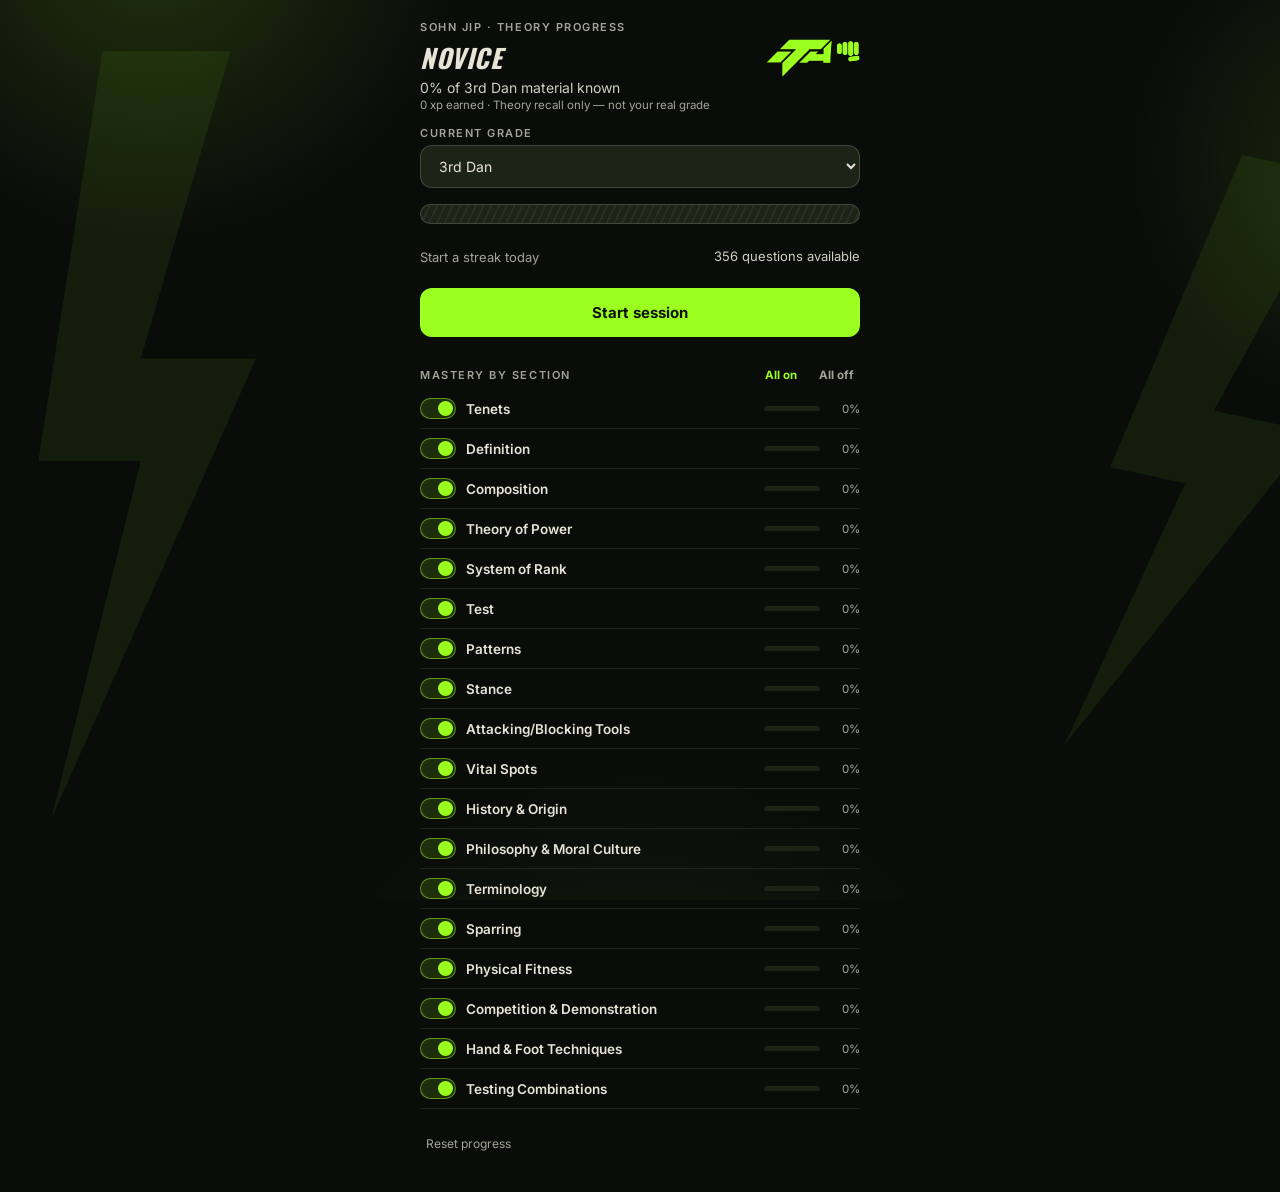
<file: index.html>
<!DOCTYPE html>
<html lang="en">
<head>
<meta charset="UTF-8">
<meta name="viewport" content="width=device-width, initial-scale=1.0, viewport-fit=cover">
<title>Sohn Jip — TKD Theory</title>
<link rel="manifest" href="[data-uri]">
<link rel="apple-touch-icon" href="icon.png">
<meta name="theme-color" content="#0A0C0A">
<link rel="preconnect" href="https://fonts.googleapis.com">
<link rel="preconnect" href="https://fonts.gstatic.com" crossorigin>
<link href="https://fonts.googleapis.com/css2?family=Oswald:wght@500;600;700&family=Inter:wght@400;500;600;700&display=swap" rel="stylesheet">
<style>
  :root{
    --ink:#0A0C0A;
    --ink-2:#14170F;
    --ink-3:#1E2318;
    --line: rgba(237,233,223,0.10);
    --line-strong: rgba(237,233,223,0.18);
    --dobok:#E7E3D6;
    --dobok-dim: rgba(231,227,214,0.90);
    --dobok-faint: rgba(231,227,214,0.70);
    --accent:#9BFF1F;
    --accent-soft: rgba(155,255,31,0.14);
    --accent-line: rgba(155,255,31,0.5);
    --red:#A6433A;
    --red-soft: rgba(166,67,58,0.18);
    --green:#5C7A4F;
    --green-soft: rgba(92,122,79,0.18);
    --radius: 16px;
  }
  *{box-sizing:border-box;}
  body{
    margin:0;color:var(--dobok);font-family:'Inter',sans-serif;-webkit-font-smoothing:antialiased;
    background:
      radial-gradient(520px circle at 12% -8%, rgba(155,255,31,0.16), transparent 60%),
      radial-gradient(460px circle at 108% 18%, rgba(155,255,31,0.12), transparent 55%),
      radial-gradient(640px circle at 50% 128%, rgba(155,255,31,0.09), transparent 60%),
      var(--ink);
    background-attachment:fixed;
    min-height:100vh;
  }
  .bg-bolts{position:fixed;inset:0;z-index:0;pointer-events:none;opacity:0.07;overflow:hidden;}
  .voice{font-family:'Oswald',sans-serif;font-weight:600;}
  .voice-caps{font-family:'Oswald',sans-serif;text-transform:uppercase;letter-spacing:0.02em;font-style:italic;}
  #root{max-width:480px;margin:0 auto;min-height:100vh;padding:20px 20px 40px;position:relative;z-index:1;}
  h1,h2,h3{margin:0;font-weight:600;}
  p{margin:0;}
  button{font-family:'Inter',sans-serif;cursor:pointer;border:none;background:none;color:inherit;}
  input[type=text]{font-family:'Inter',sans-serif;}
  .eyebrow{font-size:11px;letter-spacing:0.14em;text-transform:uppercase;color:var(--dobok-faint);font-weight:600;}
  .btn-primary{background:var(--accent);color:#0A1204;font-weight:700;font-size:15px;padding:15px 20px;border-radius:12px;width:100%;text-align:center;transition:transform .15s ease;}
  .btn-primary:active{transform:scale(0.97);}
  .btn-primary:disabled{opacity:0.4;}
  .btn-ghost{background:transparent;border:1px solid var(--line-strong);color:var(--dobok);font-weight:600;font-size:14px;padding:13px 18px;border-radius:12px;width:100%;text-align:center;}
  .btn-ghost:active{background:var(--ink-3);}
  .chip{padding:9px 14px;border-radius:10px;font-size:13px;font-weight:600;border:1px solid var(--line-strong);color:var(--dobok-dim);}
  .chip.active{background:var(--accent-soft);border-color:var(--accent-line);color:var(--accent);}
  .card{background:var(--ink-2);border:1px solid var(--line);border-radius:var(--radius);padding:20px;}
  .opt{display:block;width:100%;text-align:left;padding:14px 16px;border-radius:12px;border:1px solid var(--line-strong);background:var(--ink-3);font-size:14.5px;margin-top:9px;}
  .opt.correct{background:var(--green-soft);border-color:rgba(92,122,79,0.5);color:#D3E6C8;}
  .opt.wrong{background:var(--red-soft);border-color:rgba(166,67,58,0.5);color:#F0BDB6;}
  .opt.dim{opacity:0.45;}
  .type-input{width:100%;padding:14px 16px;border-radius:12px;border:1px solid var(--line-strong);background:var(--ink-3);color:var(--dobok);font-size:15px;margin-top:14px;font-family:'Inter',sans-serif;resize:none;overflow:hidden;line-height:1.4;display:block;}
  .type-input:focus{outline:none;border-color:var(--accent-line);}
  .type-input.correct{background:var(--green-soft);border-color:rgba(92,122,79,0.6);color:#D3E6C8;}
  .type-input.wrong{background:var(--red-soft);border-color:rgba(166,67,58,0.6);color:#F0BDB6;}
  .result-label{font-size:13px;font-weight:700;margin-top:10px;letter-spacing:0.02em;}
  .result-label.correct{color:#8FC97D;}
  .result-label.wrong{color:#E29A92;}
  .topic-toggle{width:36px;height:21px;border-radius:11px;background:var(--ink-3);border:1px solid var(--line-strong);position:relative;flex-shrink:0;padding:0;}
  .topic-toggle .knob{position:absolute;top:2px;left:2px;width:15px;height:15px;border-radius:50%;background:var(--dobok-faint);transition:left .15s ease,background .15s ease;}
  .topic-toggle.on{background:var(--accent-soft);border-color:var(--accent-line);}
  .topic-toggle.on .knob{left:17px;background:var(--accent);}
  .topic-row.off{opacity:0.45;}
  .err{font-size:12.5px;color:#F0BDB6;margin-top:6px;}
  .fade-in{animation:fadeIn .35s ease both;}
  @keyframes fadeIn{from{opacity:0;transform:translateY(6px);}to{opacity:1;transform:translateY(0);}}
  ::selection{background:var(--accent-soft);}
</style>
<script data-goatcounter="https://guckian.goatcounter.com/count"
        async src="//gc.zgo.at/count.js"></script>
</head>
<body>
<svg class="bg-bolts" viewBox="0 0 500 900" preserveAspectRatio="none" xmlns="http://www.w3.org/2000/svg">
  <path d="M40,20 L90,20 L55,140 L100,140 L20,320 L55,180 L15,180 Z" fill="#9BFF1F"/>
  <path d="M460,60 L500,60 L470,160 L510,160 L440,300 L465,190 L435,190 Z" fill="#9BFF1F" transform="rotate(12 470 180)"/>
  <path d="M30,650 L75,650 L45,760 L85,760 L10,880 L40,740 L5,740 Z" fill="#9BFF1F" transform="rotate(-8 45 760)"/>
  <path d="M420,700 L465,700 L435,800 L475,800 L400,900 L430,780 L395,780 Z" fill="#9BFF1F"/>
</svg>
<div id="root"></div>
<script>

var GRADE_OPTIONS = [
  {key:"kup10", currentKup:10, patternDan:1, label:"10th Kup — White Belt"},
  {key:"kup9",  currentKup:9,  patternDan:1, label:"9th Kup — Yellow Tag"},
  {key:"kup8",  currentKup:8,  patternDan:1, label:"8th Kup — Yellow Belt"},
  {key:"kup7",  currentKup:7,  patternDan:1, label:"7th Kup — Green Tag"},
  {key:"kup6",  currentKup:6,  patternDan:1, label:"6th Kup — Green Belt"},
  {key:"kup5",  currentKup:5,  patternDan:1, label:"5th Kup — Blue Tag"},
  {key:"kup4",  currentKup:4,  patternDan:1, label:"4th Kup — Blue Belt"},
  {key:"kup3",  currentKup:3,  patternDan:1, label:"3rd Kup — Red Tag"},
  {key:"kup2",  currentKup:2,  patternDan:1, label:"2nd Kup — Red Belt"},
  {key:"kup1",  currentKup:1,  patternDan:1, label:"1st Kup — Black Tag"},
  {key:"dan2",  currentKup:0,  patternDan:2, label:"1st Dan"},
  {key:"dan3",  currentKup:0,  patternDan:3, label:"2nd Dan"},
  {key:"dan4",  currentKup:0,  patternDan:4, label:"3rd Dan"},
  {key:"dan5",  currentKup:0,  patternDan:5, label:"4th Dan"},
  {key:"dan6",  currentKup:0,  patternDan:6, label:"5th Dan"},
  {key:"dan7",  currentKup:0,  patternDan:7, label:"6th Dan (all content)"}
];
function gradeOption(key){
  for(var i=0;i<GRADE_OPTIONS.length;i++){ if(GRADE_OPTIONS[i].key===key) return GRADE_OPTIONS[i]; }
  return GRADE_OPTIONS[12]; // fallback: dan4
}

var TOPICS = {
  tenets: {name:"Tenets", kr:"Jungshin"},
  definition: {name:"Definition", kr:"Jung Eui"},
  composition: {name:"Composition", kr:"Goosung"},
  power: {name:"Theory of Power", kr:"Him Ui Wolli"},
  rank: {name:"System of Rank", kr:"Dan Gup Jedo"},
  test: {name:"Test", kr:"Simsa"},
  patterns: {name:"Patterns", kr:"Tul"},
  stance: {name:"Stance", kr:"Sogi"},
  tools: {name:"Attacking/Blocking Tools", kr:"Boowi"},
  vitals: {name:"Vital Spots", kr:"Kupso"},
  history: {name:"History & Origin", kr:"Yoksa"},
  philosophy: {name:"Philosophy & Moral Culture", kr:"Chul Hak"},
  terminology: {name:"Terminology", kr:"Yongo"},
  sparring: {name:"Sparring", kr:"Matsogi"},
  physical_fitness: {name:"Physical Fitness", kr:"Chae Ryok"},
  competition: {name:"Competition & Demonstration", kr:"KyongGi"},
  techniques: {name:"Hand & Foot Techniques", kr:"Kisul"},
  combinations: {name:"Testing Combinations", kr:"Gibon Yonsup"}
};

var DATA = [
{id:"t01",topic:"tenets",q:"What are the five tenets of Taekwon-Do, in order?",a:"Courtesy, Integrity, Perseverance, Self-Control, Indomitable Spirit.",short:"Courtesy, Integrity, Perseverance, Self-Control, Indomitable Spirit",mcOnly:true,hook:"Acronym: C-I-P-S-I. \"Careful Instructors Praise Strong Individuals.\"",distractors:["Courtesy, Honesty, Perseverance, Self-Control, Indomitable Spirit","Courtesy, Integrity, Patience, Self-Control, Indomitable Spirit","Respect, Integrity, Perseverance, Self-Control, Fighting Spirit"],kup:9},
{id:"t02",topic:"tenets",q:"Korean term for the Tenets of Taekwon-Do as a whole?",a:"Taekwon-Do Jungshin.",short:"Taekwon-Do Jungshin",accept:["jungshin"],kind:"korean",hook:"Jungshin = whole spirit. Think \"genuine\" spirit — Jung-shin, genu-ine.",kup:9},
{id:"t03",topic:"tenets",q:"Korean term for Courtesy?",a:"Ye Ui.",short:"Ye Ui",accept:["ye ui","yeui"],kind:"korean",hook:"Ye Ui opens the list of five tenets — courtesy always comes first, before integrity, perseverance, self-control, and indomitable spirit.",kup:9},
{id:"t04",topic:"tenets",q:"Korean term for Integrity?",a:"Yom Chi.",short:"Yom Chi",accept:["yom chi","yomchi"],kind:"korean",hook:"Yom Chi — think \"true chi\", your inner energy staying honest.",kup:9},
{id:"t05",topic:"tenets",q:"Korean term for Perseverance?",a:"In Nae.",short:"In Nae",accept:["in nae","innae"],kind:"korean",hook:"In Nae is third of the five tenets — right after integrity, right before self-control.",kup:9},
{id:"t06",topic:"tenets",q:"Korean term for Self-Control?",a:"Guk Gi.",short:"Guk Gi",accept:["guk gi","gukgi"],kind:"korean",hook:"Guk Gi is fourth of the five tenets — self-control, right before the final test of indomitable spirit.",kup:9},
{id:"t07",topic:"tenets",q:"Korean term for Indomitable Spirit?",a:"Baekjul Boolgul.",short:"Baekjul Boolgul",accept:["baekjul","boolgul","boogul"],kind:"korean",hook:"Baekjul Boolgul — imagine a bull (\"bool\") charging at its goal, unbreakable.",kup:9},
{id:"t08",topic:"tenets",q:"How many elements of courtesy does the encyclopaedia list for students to practise?",a:"Nine.",short:"Nine",accept:["nine","9"],kind:"number",hook:"Nine elements — same sacred number as the 9 Dan degrees (3×3)."},
{id:"t09",topic:"tenets",q:"Whose story illustrates Perseverance — learning from a spider before freeing Scotland?",a:"Robert the Bruce.",short:"Robert the Bruce",accept:["robert","bruce"],kind:"name",hook:"The spider spun its web six times before succeeding — try, try again."},
{id:"t10",topic:"tenets",q:"Lao-Tzu is quoted on Self-Control: the stronger is the person who wins over ___?",a:"Oneself, rather than someone else.",short:"Oneself",accept:["oneself","himself","yourself","self"],hook:"Lao-Tzu's line: beating your own reflection in the mirror matters more than beating others."},
{id:"t11",topic:"tenets",q:"What historical last stand illustrates Indomitable Spirit?",a:"Leonidas and the 300 Spartans at Thermopylae.",short:"Leonidas and the 300 Spartans",accept:["leonidas","300 spartans","spartans","thermopylae"],kind:"name",hook:"The film \"300\" — vastly outnumbered, still didn't yield. That's the image."},
{id:"t12",topic:"tenets",q:"Confucius is quoted on Indomitable Spirit — what does he call an act of cowardice?",a:"Failing to speak out against injustice.",short:"Failing to speak out against injustice",mcOnly:true,hook:"Staying silent while someone's wronged is itself framed as the coward's act.",distractors:["Losing a sparring match without complaint","Bowing incorrectly to a senior instructor","Forgetting the words of a pattern"]},
{id:"t13",topic:"tenets",q:"Name one example the text gives of an instructor lacking Integrity.",a:"Any of: misrepresenting techniques from lack of knowledge, camouflaging bad technique with a luxurious school or flattery, teaching for materialistic gain.",short:"Teaching for materialistic gain",mcOnly:true,hook:"Picture an instructor with dollar signs where the black belt should be.",distractors:["Training students too hard physically","Failing to demonstrate a technique perfectly","Losing to a lower grade in sparring"],kup:4},

{id:"d01",topic:"definition",q:"What does \"Tae\" mean?",a:"To jump or fly — to kick or smash with the foot.",short:"Jump or fly — kick with the foot",accept:["jump","fly","kick"],hook:"\"Tae\" — like \"take off\": leaping to kick."},
{id:"d02",topic:"definition",q:"What does \"Kwon\" mean?",a:"The fist — to punch or destroy with hand or fist.",short:"The fist — to punch",accept:["fist","punch"],hook:"\"Kwon\" — think Bruce Lee's fist, a striking \"Kwon\"."},
{id:"d03",topic:"definition",q:"What does \"Do\" mean?",a:"An art or way — the right way, built and paved by the sages of the past.",short:"An art or way",accept:["art","way"],hook:"\"Do\" — same suffix as Judo, Hapkido: \"the Way\", not just technique."},
{id:"d04",topic:"definition",q:"Taken together, what does \"Taekwon-Do\" indicate?",a:"The mental training and techniques of unarmed combat for self-defence and health.",short:"Mental training and unarmed combat techniques",mcOnly:true,hook:"Chain the three roots together: Tae (kick) + Kwon (fist) + Do (way) = the mental art of unarmed combat.",distractors:["Physical conditioning and weapons training","Meditation and armed combat techniques","Competitive sport and self-defence law"]},
{id:"d05",topic:"definition",q:"The encyclopaedia says the nearest description of Taekwon-Do is almost a ___?",a:"A cult.",short:"A cult",accept:["cult"],hook:"An oddly strong word choice — \"cult\" level devotion, not just a hobby."},
{id:"d06",topic:"definition",q:"What must always be stressed, to prevent Taekwon-Do being misused as a lethal weapon?",a:"Mental training.",short:"Mental training",accept:["mental training"],hook:"Same answer as what Tae+Kwon+Do point to together — the mental half of the art."},
{id:"d07",topic:"definition",q:"True or false — the text claims mastery lets you kill a wild bull bare-handed.",a:"False. It explicitly says that is not what mastery implies.",short:"False",accept:["false"],kind:"yesno",hook:"No bull — literally. A myth the book explicitly shoots down."},

{id:"c01",topic:"composition",q:"What five elements compose Taekwon-Do?",a:"Fundamental Movements, Patterns, Dallyon, Sparring, Self-Defence Techniques.",short:"Fundamental Movements, Patterns, Dallyon, Sparring, Self-Defence",mcOnly:true,hook:"Acronym: F-P-D-S-S. \"Fit Panthers Do Special Stunts.\"",distractors:["Fundamental Movements, Patterns, Meditation, Sparring, Self-Defence","Stances, Patterns, Dallyon, Sparring, Self-Defence","Fundamental Movements, Patterns, Dallyon, Competition, Self-Defence"],kup:3},
{id:"c02",topic:"composition",q:"Korean term for Composition of Taekwon-Do?",a:"Taekwon-Do Goosung.",short:"Taekwon-Do Goosung",accept:["goosung"],kind:"korean",hook:"Goosung names the whole five-part cycle (movements, patterns, dallyon, sparring, self-defence) — not just one piece of it."},
{id:"c03",topic:"composition",q:"In the military parallel, what does Fundamental Movements correspond to?",a:"An individual soldier's basic training.",short:"Individual soldier's basic training",accept:["basic training","individual"],hook:"Same as boot camp — basic training before anything else."},
{id:"c04",topic:"composition",q:"In the military parallel, what does Dallyon correspond to?",a:"Maintenance of equipment.",short:"Maintenance of equipment",accept:["maintenance","equipment"],hook:"Dallyon shows up twice in your syllabus: here as maintenance of equipment, and later in Red Tag terminology as Conditioning — same word, same idea of upkeep, applied to gear here and to the body there."},
{id:"c05",topic:"composition",q:"In the military parallel, what does Patterns correspond to?",a:"Platoon tactics.",short:"Platoon tactics",accept:["platoon"],hook:"Patterns = choreographed platoon movements, drilled as a unit."},
{id:"c06",topic:"composition",q:"In the military parallel, what does Sparring correspond to?",a:"Field exercises in simulated combat.",short:"Field exercises in simulated combat",accept:["field exercise","simulated combat"],hook:"Sparring = simulated combat, i.e. war games before the real thing."},
{id:"c07",topic:"composition",q:"In the military parallel, what does Self-Defence correspond to?",a:"Actual combat.",short:"Actual combat",accept:["actual combat","combat"],hook:"Self-defence = no more practice — this is the real deal."},
{id:"c08",topic:"composition",q:"The cycle of Taekwon-Do's composition is said to have no beginning or end, like what?",a:"The Deity.",short:"The Deity",accept:["deity","god"],hook:"Picture an infinity symbol — no start, no end, same as how a deity is described."},

{id:"p01",topic:"power",q:"What percentage of their potential does the average person use, per the Theory of Power?",a:"10 to 20 percent.",short:"10 to 20 percent",accept:["10","20"],kind:"number",hook:"Same idea as the old \"we only use 10% of our brain\" myth — applied to physical power here."},
{id:"p02",topic:"power",q:"Name the six factors that produce power.",a:"Reaction Force, Concentration, Equilibrium, Breath Control, Mass, Speed.",short:"Reaction Force, Concentration, Equilibrium, Breath Control, Mass, Speed",mcOnly:true,hook:"Acronym: R-C-E-B-M-S. \"Really Cool Elephants Breathe Mighty Sighs.\"",distractors:["Reaction Force, Concentration, Balance, Breath Control, Mass, Speed","Reaction Force, Focus, Equilibrium, Breath Control, Mass, Speed","Reaction Force, Concentration, Equilibrium, Timing, Mass, Speed"]},
{id:"p03",topic:"power",q:"Korean term for Reaction Force?",a:"Bandong Ryok.",short:"Bandong Ryok",accept:["bandong"],kind:"korean",hook:"Bandong Ryok has two parts: Bandong (reaction) plus Ryok (force) — mirroring the Newton's-law explanation you already learned: equal and opposite.",kup:2},
{id:"p04",topic:"power",q:"What physical law underlies Reaction Force?",a:"Newton's Law — every force has an equal and opposite force.",short:"Newton's Law",accept:["newton"],hook:"Newton's 3rd law — the same one everyone learns in school: equal and opposite.",kup:2},
{id:"p05",topic:"power",q:"In a reverse punch, what does the pulling hand do to add reaction force?",a:"It's pulled sharply back to the hip at the moment of impact.",short:"Pulled sharply to the hip",accept:["hip"],hook:"Like a slingshot — pulling one hand back loads the other's launch.",kup:2},
{id:"p06",topic:"power",q:"Korean term for Concentration?",a:"Jip Joong.",short:"Jip Joong",accept:["jip joong","dip joong"],kind:"korean",hook:"Jip Joong is the two-syllable version of the water-hose analogy in the explanation above: concentrate the force onto the smallest point.",kup:2},
{id:"p07",topic:"power",q:"Why does a smaller water-hose outlet produce a stronger jet — and how does that relate to Concentration?",a:"Force focused on a smaller area increases its effect; blows are concentrated onto the smallest possible target area of the tool.",short:"Force on a smaller area is stronger",mcOnly:true,hook:"The garden-hose trick — cover the end with your thumb, the jet gets stronger.",distractors:["Force spread over a wider area is stronger","Speed matters more than target size","Larger tools always generate more force"],kup:2},
{id:"p08",topic:"power",q:"Korean term for Equilibrium?",a:"Kyun Hyung.",short:"Kyun Hyung",accept:["kyun hyung"],kind:"korean",hook:"Kyun Hyung is the only Theory of Power term for balance — pair it with dynamic and static stability, the two types you already learned.",kup:2},
{id:"p09",topic:"power",q:"What two types of stability make up Equilibrium?",a:"Dynamic stability and static stability.",short:"Dynamic and static stability",accept:["dynamic","static"],hook:"Static TV noise (still) vs. a dynamic duo (moving) — two kinds of stability.",kup:2},
{id:"p10",topic:"power",q:"At the point of impact, where should the heel of the rear foot be?",a:"Never off the ground.",short:"Never off the ground",accept:["ground","floor"],hook:"\"Roots planted\" — like a tree, the heel never lifts.",kup:2},
{id:"p11",topic:"power",q:"Korean term for Breath Control?",a:"Hohup Jojul.",short:"Hohup Jojul",accept:["hohup"],kind:"korean",hook:"Hohup Jojul — \"Ho-hup!\" is basically the sound of a sharp exhale.",kup:2},
{id:"p12",topic:"power",q:"What is the key breathing rule at the moment of impact?",a:"Never inhale while focusing a block or blow — exhale sharply instead.",short:"Never inhale at impact",accept:["exhale","inhale"],hook:"Same idea as a kiai shout — always sharp exhale, never a gasp in.",kup:2},
{id:"p13",topic:"power",q:"Korean term for Mass?",a:"Zilyang.",short:"Zilyang",accept:["zilyang"],kind:"korean",hook:"Zilyang — picture a weightlifter groaning under heavy \"z\" mass.",kup:2},
{id:"p14",topic:"power",q:"How is body weight increased during a blow, per the Mass principle?",a:"By turning the hip and using a springing knee action — raising the hip, then dropping it at impact.",short:"Hip rotation and knee spring",mcOnly:true,hook:"Same motion as a baseball swing — hip torque driving the follow-through.",distractors:["Shoulder rotation and elbow snap","Forward lean and arm extension","Foot pivot and ankle flex"],kup:2},
{id:"p15",topic:"power",q:"To properly increase body weight, the moving foot should trace which shape — sine wave or sawtooth wave?",a:"A sine wave.",short:"Sine wave",accept:["sine"],hook:"Literally a wave shape — smooth ocean swell, not jagged sawteeth.",kup:2},
{id:"p16",topic:"power",q:"Korean term for Speed?",a:"Sokdo.",short:"Sokdo",accept:["sokdo"],kind:"korean",hook:"Sokdo is the shortest of the six Theory of Power terms — short word, for the simplest idea: raw speed.",kup:2},
{id:"p17",topic:"power",q:"What is the power formula given in the Theory of Power?",a:"P = 1/2 MV\u00b2 — power equals half of mass times velocity squared.",short:"P = 1/2 MV\u00b2",accept:["mv","1/2","half"],hook:"Same formula shape as kinetic energy in physics class — half mass times velocity squared.",kup:2},
{id:"p18",topic:"power",q:"If speed triples while mass stays constant, by what factor does power increase?",a:"By a factor of nine (speed is squared in the formula).",short:"Nine",accept:["nine","9"],kind:"number",hook:"Speed is squared in the formula: 3² = 9."},
{id:"p19",topic:"power",q:"If mass triples while speed stays constant, by what factor does power increase?",a:"By a factor of three.",short:"Three",accept:["three","3"],kind:"number",hook:"Mass isn't squared — tripling it just triples the power, no more."},
{id:"p20",topic:"power",q:"The 1973 MIT Strobo experiment found kick execution time was shorter than what?",a:"Normal human reflex time — meaning some kicks can't be blocked by reaction alone.",short:"Normal reflex time",accept:["reflex"],hook:"Faster than you can blink — that's the whole point of the finding."},
{id:"p21",topic:"power",q:"What was normal reflex time found to be, at the quickest?",a:"About two-tenths (0.2) of a second.",short:"About 0.2 seconds",accept:["0.2","2/10","0,2"],kind:"number",hook:"About the time it takes to blink an eye."},
{id:"p22",topic:"power",q:"Why should a student watch the opponent's eyes rather than their limbs?",a:"Because technique execution can be faster than reflex time, so the attack must be read before it starts.",short:"Technique is faster than reflex — must be read early",mcOnly:true,hook:"Poker players read eyes, not hands — same logic here.",distractors:["Reflex is always faster than technique","Eye contact has no tactical value","Watching the hands gives the earliest warning"]},

{id:"r01",topic:"rank",q:"Korean term for System of Rank?",a:"Dan Gup Jedo.",short:"Dan Gup Jedo",accept:["dan gup jedo","dan gup"],kind:"korean",hook:"Dan Gup Jedo literally names the two halves of the ranking ladder: Dan (degree) and Gup (grade) — the term describes exactly what it is."},
{id:"r02",topic:"rank",q:"How many total ranks make up the promotional scale?",a:"Nineteen — ten gups and nine dans.",short:"Nineteen",accept:["19","nineteen"],kind:"number",hook:"10 gups + 9 dans = 19 — one shy of 20, always still climbing."},
{id:"r03",topic:"rank",q:"Which gup is lowest, and which is highest?",a:"10th grade is lowest, 1st grade is highest.",short:"10th lowest, 1st highest",keywordGroups:[["10th"],["1st"]],accept:["10th","1st"],kind:"number",hook:"Countdown like a rocket launch: 10...9...8... — closer to 1 means closer to black belt."},
{id:"r04",topic:"rank",q:"Why is the number 9 considered significant for the degree system?",a:"9 is 3 x 3, and 3 is the most esteemed number in Oriental philosophy — heaven, mortals, earth.",short:"3 x 3 — three is the most esteemed number",accept:["3","three","9"],hook:"3×3 — same triple structure as the trigrams on the Korean flag (heaven, earth, human).",kup:1},
{id:"r05",topic:"rank",q:"What mathematical property of 9 does the text point out?",a:"Multiply 9 by any single digit and the resulting digits always sum to 9.",short:"Digits of any multiple of 9 sum to 9",mcOnly:true,hook:"The classic school math trick: any multiple of 9, digits always sum back to 9.",distractors:["Digits of any multiple of 3 sum to 9","9 cannot be divided evenly by any number","Multiples of 9 always end in an even digit"]},
{id:"r06",topic:"rank",q:"Per the text, is a 1st degree black belt an expert or a novice?",a:"A novice — merely a starting point, the foundation only.",short:"Novice",accept:["novice"],hook:"Getting your black belt is like tying your shoes for the first proper run — the start, not the finish."},
{id:"r07",topic:"rank",q:"At which degree does a student cross into the \"expert\" class?",a:"4th degree.",short:"4th degree",accept:["4th","fourth"],hook:"4 legs make a stable table — 4th degree is where the foundation becomes solid enough to call \"expert\"."},
{id:"r08",topic:"rank",q:"Which degrees make up the \"masters\" class?",a:"7th through 9th degree.",short:"7th to 9th degree",accept:["7th","9th","seventh","ninth"],hook:"Like the 9th inning — the final stretch, reserved for masters closing out the game."},
{id:"r09",topic:"rank",q:"Total hours required by the 18-month course (1.5 hrs/day, 6 days/week)?",a:"702 hours.",short:"702 hours",accept:["702"],kind:"number",hook:"702 — treat it like a memorable phone code, three digits at a glance."},
{id:"r10",topic:"rank",q:"Total hours required by the 12-month course (4 hrs/day, 6 days/week)?",a:"1248 hours.",short:"1248 hours",accept:["1248"],kind:"number",hook:"1248 — a doubling sequence: 1, 2, 4, 8."},

{id:"e01",topic:"test",q:"Who conducts grade (gup) testing?",a:"The student's own gym or dojang.",short:"The student's own gym",accept:["gym","dojang"],hook:"Same as any school test set by your own teacher — no external board involved yet."},
{id:"e02",topic:"test",q:"Who conducts degree testing up to 3rd Dan?",a:"A promotion board of 3 to 7 members from the national association or federation.",short:"A board of 3 to 7 members",accept:["3","7","board"],hook:"Picture a small judging panel, like a handful of competition judges."},
{id:"e03",topic:"test",q:"Who tests 4th to 8th degree?",a:"The promotion committee of the International Taekwon-Do Federation.",short:"ITF promotion committee",accept:["itf","international taekwon-do federation","promotion committee"],hook:"Once you hit 4th degree, your test \"goes international\" — local gym to global federation."},
{id:"e04",topic:"test",q:"How is 9th degree granted?",a:"By unanimous consent of a 9-member special committee, all holders of 7th or 8th degree.",short:"9 members, 7th/8th degree holders",accept:["9","nine","unanimous"],hook:"Mirrors a supreme-court-style council — a small high-ranking panel."},
{id:"e05",topic:"test",q:"Is the power test permitted for children?",a:"No — it's strictly prohibited, due to risk of bone or muscle damage.",short:"No",accept:["no"],kind:"yesno",hook:"Obvious child-safety logic — same reasoning as a seatbelt law."},
{id:"e06",topic:"test",q:"How high may an instructor test students, relative to their own degree?",a:"Up to half their own degree — e.g. a 4th Dan may test up to 2nd.",short:"Half their own degree",accept:["half"],hook:"An instructor can only pass on half of what they hold."},
{id:"e07",topic:"test",q:"What is the passing mark for a grade or degree test?",a:"60 points.",short:"60 points",accept:["60"],kind:"number",hook:"Same as school grading — 60% is a classic pass line."},
{id:"e08",topic:"test",q:"What happens for every 10 points above or below the passing mark?",a:"Automatic promotion or reduction accordingly.",short:"Automatic promotion or reduction",accept:["promotion","reduction","10"],hook:"Like a video game — score thresholds bump your level up or down automatically."},
{id:"e09",topic:"test",q:"What is the highest gup a 1st Dan instructor may teach?",a:"5th grade.",short:"5th grade",accept:["5th"],kind:"number",hook:"1st Dan = half of the entry grade (10th) → 5th."},
{id:"e10",topic:"test",q:"What is the highest gup a 3rd Dan instructor may teach?",a:"1st grade.",short:"1st grade",accept:["1st"],kind:"number",hook:"3rd Dan almost reaches the very top gup (1st) — same half-your-degree logic scaled up."},
{id:"e11",topic:"test",q:"What's the minimum degree to qualify as an International (Class A) umpire?",a:"4th degree, plus passing the ITF umpire course and having match experience.",short:"4th degree",accept:["4th"],kind:"number",hook:"Same \"4th = expert\" marker as the rank system — expert enough to judge internationally."},
{id:"e12",topic:"test",q:"What's the minimum degree to qualify as a National (Class B) umpire?",a:"2nd degree, qualified by the parent association.",short:"2nd degree",accept:["2nd"],kind:"number",hook:"National umpire — one tier below the international bar."},
{id:"e13",topic:"test",q:"What must an umpire wear when judging?",a:"White long-sleeved shirt, solid blue tie, blue pants, white shoes, white socks.",short:"White shirt, blue tie, blue pants, white shoes",mcOnly:true,hook:"Think of a referee's kit — clean, formal, blue-and-white like the ITF flag.",distractors:["Black shirt, red tie, black pants, white shoes","White shirt, black tie, white pants, black shoes","Blue shirt, white tie, blue pants, black shoes"]},
{id:"pn01",topic:"patterns",q:"What does the pattern CHON-JI mean, and how many movements does it have?",a:"\"Heaven and Earth\" — interpreted as the creation of the world. It has 19 movements and is the first pattern, practised from 9th grade.",short:"Heaven and Earth, 19 movements",keywordGroups:[["heaven"],["earth"],["19"]],hook:"Literally: heaven (Chon) and earth (Ji) — the very beginning, fittingly the first pattern taught.",kup:9},
{id:"pn02",topic:"patterns",q:"Who is the pattern DAN-GUN named after?",a:"Dan-Gun, the legendary founder of Korea, said to have founded the nation in 2333 BC.",short:"The legendary founder of Korea",kind:"phrase",hook:"Same name as the pattern — the founder of the whole nation, fittingly an early pattern.",kup:8},
{id:"pn03",topic:"patterns",q:"Who is the pattern DO-SAN named after, and what do its 24 movements represent?",a:"The patriot Ahn Chang-Ho (1876–1938); the 24 movements represent his life devoted to Korean education and independence.",short:"Ahn Chang-Ho",keywordGroups:[["chang"],["24"]],kind:"phrase",hook:"Do-San's 24 movements mark his whole life's devotion to education — same movement count as Se-Jong's pattern, but for a completely different reason (there, it's the 24 letters of the alphabet).",kup:7},
{id:"pn04",topic:"patterns",q:"Who was Won-Hyo, and when did he introduce Buddhism to the Silla Dynasty?",a:"The noted monk who introduced Buddhism to the Silla Dynasty in 686 AD.",short:"A monk who introduced Buddhism to Silla, 686 AD",kind:"phrase",keywords:["monk","buddhism","silla","686"],hook:"Unlike Do-San or Toi-Gye, which use a pseudonym, Won-Hyo is the monk's actual name — no translation layer to remember.",kup:6},
{id:"pn05",topic:"patterns",q:"Who is YUL-GOK named after, and what do its 38 movements represent?",a:"The pseudonym of philosopher and scholar Yi I (1536–1584), \"the Confucius of Korea\"; the 38 movements refer to his birthplace on the 38th parallel.",short:"Yi I, 38th parallel",keywordGroups:[["yi i","confucius"],["38"]],kind:"number",hook:"38 movements, 38th parallel — the number is literally his birthplace latitude.",kup:5},
{id:"pn06",topic:"patterns",q:"Who is JOONG-GUN named after, and what do the 32 movements represent?",a:"Patriot Ahn Joong-Gun, who assassinated Hiro-Bumi Ito, first Japanese governor-general of Korea; the 32 movements represent his age at execution.",short:"Ahn Joong-Gun, age 32 at execution",keywordGroups:[["joong"],["32"]],kind:"number",hook:"32 = his age at execution. A short, unfinished number for a life cut short.",kup:4},
{id:"pn07",topic:"patterns",q:"Who is TOI-GYE named after, and what do its 37 movements represent?",a:"Pen name of scholar Yi Hwang (16th century), authority on neo-Confucianism; the 37 movements refer to his birthplace on the 37th parallel.",short:"Yi Hwang, 37th parallel",keywordGroups:[["hwang"],["37"]],kind:"number",hook:"Toi-Gye, Yul-Gok — both scholar patterns encode their birthplace latitude directly into the movement count.",kup:3},
{id:"pn08",topic:"patterns",q:"What does the pattern HWA-RANG refer to, and what do its 29 movements represent?",a:"The Hwa-Rang youth group from the Silla Dynasty (early 7th century); the 29 movements refer to the 29th Infantry Division, where Taekwon-Do matured.",short:"Hwa-Rang youth group, 29th Infantry Division",keywordGroups:[["hwarang","youth"],["29"]],kind:"phrase",hook:"29th Infantry Division is where Taekwon-Do matured — same number as the pattern's movements.",kup:2},
{id:"pn09",topic:"patterns",q:"Who is CHOONG-MOO named after, and why does the pattern end with a left-hand attack?",a:"Admiral Yi Soon-Sin, inventor of the first armoured battleship (Kobukson) in 1592; it ends left-handed to symbolize his death before his full potential could be shown.",short:"Admiral Yi Soon-Sin",keywordGroups:[["soonsin"],["death","die","died","killed"]],kind:"phrase",hook:"Kobukson — the \"turtle ship\" — is considered a forerunner of the modern submarine.",kup:1},
{id:"pn10",topic:"patterns",q:"Who is KWANG-GAE named after, and what do its 39 movements represent?",a:"Kwang-Gae-Toh-Wang, 19th King of the Koguryo Dynasty, who regained lost territories including much of Manchuria; the 39 movements refer to 391 AD, the year he took the throne.",short:"19th King of Koguryo, 391 AD",keywordGroups:[["koguryo","king"],["391"]],kind:"number",hook:"391 AD → \"39\" movements. Chop off the last digit of the year and you get the count.",dan:1},
{id:"pn11",topic:"patterns",q:"Who is PO-EUN named after?",a:"Chong Mong-Chu (1400), a loyal subject, poet, and pioneer in physics, famed for a poem about unwavering loyalty.",short:"Chong Mong-Chu",kind:"phrase",hook:"Po-Eun's poem about unwavering loyalty is one of Korea's most quoted lines — loyalty is the whole story here.",dan:1},
{id:"pn12",topic:"patterns",q:"Who is GE-BAEK named after?",a:"A great general in the Baek Je Dynasty (660 AD), known for severe and strict military discipline.",short:"A general in the Baek Je Dynasty",kind:"phrase",hook:"660 AD, Baek Je — a general remembered purely for iron discipline.",dan:1},
{id:"pn13",topic:"patterns",q:"Who is EUI-AM named after, and what do the 45 movements represent?",a:"Son Byong Hi, leader of the March 1, 1919 independence movement; the 45 movements refer to his age when he renamed Dong Hak to Chondo Kyo in 1905.",short:"Son Byong Hi, age 45",keywordGroups:[["byong"],["45"]],kind:"number",hook:"45 = his age when he renamed his movement — a name change marking a turning point.",dan:2},
{id:"pn14",topic:"patterns",q:"Who is CHOONG-JANG named after, and why does it end with a left-hand attack?",a:"General Kim Duk Ryang of the Lee Dynasty; it ends left-handed to symbolize his tragic death at 27, before reaching full maturity.",short:"General Kim Duk Ryang, died at 27",keywordGroups:[["ryang"],["27"]],kind:"number",hook:"27 — a tragically young number, matching the pattern's mournful left-hand ending.",dan:2},
{id:"pn15",topic:"patterns",q:"What does the philosophical idea of JUCHE represent?",a:"That man is the master of everything and decides his own destiny; the diagram represents Baekdu Mountain.",short:"Man is the master of his own destiny",kind:"phrase",hook:"Juche — \"you check\" your own destiny. Self-determination is the whole idea.",dan:2},
{id:"pn16",topic:"patterns",q:"What historical date does SAM-IL denote, and what do its 33 movements represent?",a:"March 1, 1919, the start of Korea's independence movement; the 33 movements stand for the 33 patriots who planned it.",short:"March 1, 1919; 33 patriots",keywordGroups:[["1919","march"],["33"]],kind:"number",hook:"33 patriots, March 1st — the date is baked directly into the movement count.",dan:3},
{id:"pn17",topic:"patterns",q:"Who is YOO-SIN named after, and what do the 68 movements represent?",a:"General Kim Yoo Sin, a Silla Dynasty commander; the 68 movements refer to 668 AD, the year Korea was united.",short:"General Kim Yoo Sin, 668 AD",keywordGroups:[["yoosin","yoo sin"],["668"]],kind:"number",hook:"668 AD unification → \"68\" movements. Same trick as Kwang-Gae: last two digits of the year.",dan:3},
{id:"pn18",topic:"patterns",q:"Who is CHOI-YONG named after?",a:"General Choi Yong, Premier and Commander-in-Chief during the 14th-century Koryo Dynasty, executed by his own subordinate commanders.",short:"General Choi Yong",kind:"phrase",hook:"Choi Yong — betrayed by his own men. A general undone from within.",dan:3},
{id:"pn19",topic:"patterns",q:"Who is YON-GAE named after, and what do the 49 movements represent?",a:"General Yon Gae Somoon of the Koguryo Dynasty; the 49 movements refer to 649 AD, when he forced the Tang Dynasty out after destroying nearly 300,000 of their troops.",short:"General Yon Gae Somoon, 649 AD",keywordGroups:[["somoon","yongae"],["649"]],kind:"number",hook:"649 AD, ~300,000 troops destroyed — the movement count (49) is the year's last two digits again.",dan:4},
{id:"pn20",topic:"patterns",q:"Who is UL-JI named after, and what do the 42 movements represent?",a:"General Ul-Ji Moon Dok, who defeated a nearly one-million-strong Tang invasion force in 612 AD using guerrilla tactics; the 42 movements represent the author's age when he designed the pattern.",short:"General Ul-Ji Moon Dok, 612 AD",keywordGroups:[["ulji","moondok"],["612"]],kind:"phrase",hook:"612 AD, ~1 million invaders — but here the movement count (42) is the founder's own age, not the year.",dan:4},
{id:"pn21",topic:"patterns",q:"Who is MOON-MOO named after, and what do the 61 movements represent?",a:"The 30th king of the Silla Dynasty, buried at sea by his own will to defend Korea against Japan; the 61 movements refer to 661 AD, when he took the throne.",short:"The 30th king of Silla, 661 AD",keywordGroups:[["silla","king"],["661"]],kind:"number",hook:"661 AD → \"61\" movements — same last-two-digits pattern as several others.",dan:4},
{id:"pn22",topic:"patterns",q:"Who is SO-SAN named after, and what do the 72 movements represent?",a:"The monk Choi Hyong Ung (1520–1604), who organized a corps of monk soldiers; the 72 movements represent his age when he did so.",short:"Monk Choi Hyong Ung, age 72",keywordGroups:[["hyong","choi"],["72"]],kind:"number",hook:"72 = his age organizing monk soldiers — a late-life act of resistance.",dan:5},
{id:"pn23",topic:"patterns",q:"Who is SE-JONG named after, and what do its 24 movements represent?",a:"King Se-Jong, who invented the Korean alphabet in 1443; the 24 movements refer to the 24 letters of that alphabet.",short:"King Se-Jong, 24 Korean letters",keywordGroups:[["jong"],["24"]],kind:"number",hook:"24 letters, 24 movements — the alphabet and the pattern mirror each other exactly.",dan:5},
{id:"pn24",topic:"patterns",q:"What does the pattern TONG-IL denote?",a:"The resolution of the unification of Korea, which has been divided since 1945.",short:"Unification of Korea",kind:"phrase",hook:"Tong-Il = \"unification\" — the very last pattern in the syllabus, symbolizing the end goal.",dan:6},
{id:"pn25",topic:"patterns",q:"How many patterns are there in Taekwon-Do in total?",a:"Twenty-four.",short:"Twenty-four",kind:"number",hook:"24 patterns for 24 hours — same number as the letters in Se-Jong's alphabet, easy to cross-reference."},
{id:"pn26",topic:"patterns",q:"Why are there specifically 24 patterns?",a:"The 24 patterns represent 24 hours — one full day — symbolizing the founder's entire life.",short:"They represent 24 hours, one day",kind:"phrase",hook:"24 hours = 24 patterns = one full day = a symbolic whole life."},
{id:"pn27",topic:"patterns",q:"What is the Korean word for \"Pattern\"?",a:"Tul.",short:"Tul",kind:"korean",hook:"Tul — short, blunt word, like a tool being drawn and used."},
{id:"pn28",topic:"patterns",q:"All pattern diagrams in the encyclopaedia assume the student is facing which direction?",a:"Direction \"D\".",short:"Direction D",kind:"phrase",mcOnly:true,hook:"Picture a compass — the student is always oriented toward point D on the diagram."},
{id:"st01",topic:"stance",q:"What is the Korean word for Stance?",a:"Sogi.",short:"Sogi",kind:"korean",hook:"Sogi is the umbrella word — every other stance name in this list pairs with Sogi, so this term unlocks the pattern behind all the rest."},
{id:"st02",topic:"stance",q:"Korean term for Close Stance (feet together)?",a:"Moa Sogi.",short:"Moa Sogi",kind:"korean",hook:"Moa Sogi is the narrowest stance in the list — feet fully together, tighter than every other stance width you'll learn."},
{id:"st03",topic:"stance",q:"Korean term for Parallel Stance?",a:"Narani Sogi.",short:"Narani Sogi",kind:"korean",hook:"Narani Sogi keeps the feet parallel and shoulder-width apart — think of it as the default resting stance between techniques."},
{id:"st04",topic:"stance",q:"Korean term for Walking Stance?",a:"Gunnun Sogi.",short:"Gunnun Sogi",kind:"korean",hook:"Gunnun Sogi is the widest, most-used stance in patterns — you'll meet it more than any other stance in this list."},
{id:"st05",topic:"stance",q:"Korean term for L-Stance?",a:"Niunja Sogi.",short:"Niunja Sogi",kind:"korean",hook:"Niunja Sogi — the stance shape resembles the Korean letter it's named after."},
{id:"st06",topic:"stance",q:"Korean term for Fixed Stance?",a:"Gojung Sogi.",short:"Gojung Sogi",kind:"korean",hook:"Gojung Sogi is fixed and grounded — contrast it with Gunnun Sogi's forward motion; this one plants and holds."},
{id:"st07",topic:"stance",q:"Korean term for Sitting Stance?",a:"Annun Sogi.",short:"Annun Sogi",kind:"korean",hook:"Annun Sogi is low and seated, used side-on in patterns like Chon-Ji — unlike the forward-facing Gunnun Sogi."},
{id:"st08",topic:"stance",q:"Korean term for Diagonal Stance?",a:"Sasun Sogi.",short:"Sasun Sogi",kind:"korean",hook:"Sasun Sogi is angled diagonally — the only stance in the list that isn't square-on or side-on to the target."},
{id:"st09",topic:"stance",q:"Korean term for Crouched Stance?",a:"Oguryo Sogi.",short:"Oguryo Sogi",kind:"korean",hook:"Oguryo Sogi is the most compact, crouched stance in the list — pulled in tighter than any other."},
{id:"st10",topic:"stance",q:"Korean term for X-Stance?",a:"Kyocha Sogi.",short:"Kyocha Sogi",kind:"korean",hook:"Kyocha Sogi is the only stance where the legs actually cross — a shape you won't confuse with any other."},
{id:"st11",topic:"stance",q:"Korean term for Rear Foot Stance?",a:"Dwitbal Sogi.",short:"Dwitbal Sogi",kind:"korean",hook:"Dwitbal Sogi — \"Dwit\" = rear/behind, \"bal\" = foot. Rear-foot stance, literally."},
{id:"st12",topic:"stance",q:"Korean term for Low Stance?",a:"Nachuo Sogi.",short:"Nachuo Sogi",kind:"korean",hook:"Nachuo Sogi is simply the lowest stance in the whole list — lower than Annun Sogi (sitting) and Oguryo Sogi (crouched)."},
{id:"st13",topic:"stance",q:"Korean term for Vertical Stance?",a:"Soojik Sogi.",short:"Soojik Sogi",kind:"korean",hook:"Soojik Sogi is the most upright stance in the list — the direct contrast to Nachuo Sogi, the lowest."},
{id:"st14",topic:"stance",q:"Korean term for Open Stance?",a:"Palja Sogi.",short:"Palja Sogi",kind:"korean",hook:"Palja Sogi — feet splayed open, like the letter \"V\"."},
{id:"st15",topic:"stance",q:"In a Walking Stance, roughly how wide apart should the feet be (between the big toes)?",a:"About one and a half shoulder widths.",short:"One and a half shoulder widths",kind:"phrase",hook:"1.5 shoulder widths — halfway between a normal stride and doing the splits."},
{id:"st16",topic:"stance",q:"In a Walking Stance, how far outward should the rear foot's toes point at most?",a:"25 degrees — beyond that weakens the leg joint against a rear attack.",short:"25 degrees",kind:"number",hook:"25 degrees — think of a slightly-open door, not fully swung out."},
{id:"tl01",topic:"tools",q:"Korean term for Forefist?",a:"Ap Joomuk.",short:"Ap Joomuk",kind:"korean",hook:"Ap Joomuk — \"Ap\" = front, the front-knuckle fist.",kup:10},
{id:"tl02",topic:"tools",q:"Korean term for Back Fist?",a:"Dung Joomuk.",short:"Dung Joomuk",kind:"korean",hook:"Dung Joomuk — \"Dung\" = back, so literally back-of-fist."},
{id:"tl03",topic:"tools",q:"Korean term for Knife-Hand?",a:"Sonkal.",short:"Sonkal",kind:"korean",hook:"Sonkal — \"Son\" = hand, \"kal\" = knife. Literally hand-knife.",kup:10},
{id:"tl04",topic:"tools",q:"Korean term for Palm?",a:"Sonbadak.",short:"Sonbadak",kind:"korean",hook:"Sonbadak — \"Son\" = hand, \"badak\" = floor/surface — the flat surface of the hand.",kup:6},
{id:"tl05",topic:"tools",q:"Korean term for Footsword?",a:"Balkal.",short:"Balkal",kind:"korean",hook:"Balkal — same \"kal\" (knife) as Sonkal, but for the foot (\"Bal\").",kup:10},
{id:"tl06",topic:"tools",q:"Korean term for Ball of the Foot?",a:"Apkumchi.",short:"Apkumchi",kind:"korean",hook:"Apkumchi — \"Ap\" = front, the front pad of the foot.",kup:10},
{id:"tl07",topic:"tools",q:"Korean term for Instep?",a:"Baldung.",short:"Baldung",kind:"korean",hook:"Baldung — \"Bal\" = foot, \"dung\" = back — the back/top of the foot."},
{id:"tl08",topic:"tools",q:"Korean term for Back Heel?",a:"Dwichook.",short:"Dwichook",kind:"korean",hook:"Dwichook — \"Dwi\" = rear/back, the back of the heel.",kup:7},
{id:"tl09",topic:"tools",q:"Korean term for Knee (as an attacking tool)?",a:"Moorup.",short:"Moorup",kind:"korean",hook:"Moorup — think \"more up\" — the knee drives upward into the target."},
{id:"tl10",topic:"tools",q:"Korean term for Elbow?",a:"Palkup.",short:"Palkup",kind:"korean",hook:"Palkup shares its Pal (arm) root with Palmok (forearm) — both arm-related tools, Palkup zooming in on just the elbow.",kup:6},
{id:"tl11",topic:"tools",q:"Korean term for Forearm?",a:"Palmok.",short:"Palmok",kind:"korean",hook:"Palmok — \"Pal\" = arm, \"mok\" = neck/section — the arm's own \"neck\" segment."},
{id:"tl12",topic:"tools",q:"Korean term for Thumb?",a:"Umji.",short:"Umji",kind:"korean",hook:"Umji — short, blunt word for a short, blunt digit: the thumb."},
{id:"tl13",topic:"tools",q:"Korean term for Fingertips?",a:"Sonkut.",short:"Sonkut",kind:"korean",hook:"Sonkut — \"Son\" = hand, \"kut\" = end/tip — the very tip of the hand.",kup:8},
{id:"tl14",topic:"tools",q:"What is the Korean term for \"attacking tools\"?",a:"Gong Gyok Boowi.",short:"Gong Gyok Boowi",kind:"korean",hook:"Gong Gyok Boowi — \"Gong Gyok\" sounds aggressive, like \"go get\" — the attacking side."},
{id:"tl15",topic:"tools",q:"What is the Korean term for \"blocking tools\"?",a:"Makgi Boowi.",short:"Makgi Boowi",kind:"korean",hook:"Makgi Boowi — same \"Makgi\" as in block names elsewhere — the blocking side."},
{id:"tl16",topic:"tools",q:"Attacking and blocking tools are divided into which three categories?",a:"Hand parts, foot parts, and miscellaneous parts.",short:"Hand parts, foot parts, miscellaneous parts",kind:"phrase",mcOnly:true,hook:"Hand, foot, misc — the same three-way split used everywhere else in the book's structure."},
{id:"vs01",topic:"vitals",q:"What is the Korean term for Vital Spots?",a:"Kupso.",short:"Kupso",kind:"korean",hook:"Kupso names the whole category — every specific vital spot you learn (Mori, Mok, Gasum, Bokboo) is a type of Kupso."},
{id:"vs02",topic:"vitals",q:"Vital spots are divided into which two groups?",a:"Major and minor.",short:"Major and minor",kind:"phrase",mcOnly:true,hook:"Major/minor — same split used in music, easy to reuse mentally."},
{id:"vs03",topic:"vitals",q:"How is a \"major\" vital spot defined?",a:"Injury to it can lead to death or permanent disability.",short:"Can lead to death or permanent disability",kind:"phrase",mcOnly:true,hook:"Death or permanent disability — the worst-case category, remember it as the \"red flag\" one."},
{id:"vs04",topic:"vitals",q:"How is a \"minor\" vital spot defined?",a:"Injury to it isn't life-threatening but causes pain and temporary disability.",short:"Pain and temporary disability, not life-threatening",kind:"phrase",mcOnly:true,hook:"Pain but temporary — the \"you'll live\" category."},
{id:"vs05",topic:"vitals",q:"How many bones make up the human skull, per the encyclopaedia?",a:"28 bones.",short:"28",kind:"number",hook:"28 skull bones — same as the days in a lunar month, an easy peg."},
{id:"vs06",topic:"vitals",q:"How many of the skull's bones protect the brain specifically?",a:"Eight.",short:"Eight",kind:"number",hook:"8 of 28 bones guard the brain — less than a third of the skull is doing the heavy lifting."},
{id:"vs07",topic:"vitals",q:"How many vertebrae make up the cervical (neck) spine?",a:"Seven.",short:"Seven",kind:"number",hook:"7 cervical vertebrae — humans and giraffes both have exactly 7, regardless of neck length."},
{id:"vs08",topic:"vitals",q:"How many vertebrae make up the lumbar (abdominal) spine?",a:"Five.",short:"Five",kind:"number",hook:"5 lumbar vertebrae — one for each finger on a hand resting on the lower back."},
{id:"vs09",topic:"vitals",q:"Korean term for the Head (as a vital-spot region)?",a:"Mori.",short:"Mori",kind:"korean",hook:"Mori — same word used for \"Head\" back in the Attacking Tools section (the head as a misc. tool)."},
{id:"vs10",topic:"vitals",q:"Korean term for the Neck (as a vital-spot region)?",a:"Mok.",short:"Mok",kind:"korean",hook:"Mok — short and sharp, like the neck itself: a narrow, vulnerable point."},
{id:"vs11",topic:"vitals",q:"Korean term for the Chest (as a vital-spot region)?",a:"Gasum.",short:"Gasum",kind:"korean",hook:"Gasum sits right after Mok (neck) in the same body-region list — one step down from the throat."},
{id:"vs12",topic:"vitals",q:"Korean term for the Abdomen (as a vital-spot region)?",a:"Bokboo.",short:"Bokboo",kind:"korean",hook:"Bokboo — \"Bok\" appears in other body-related Korean terms tied to the torso."},
{id:"hs01",topic:"history",q:"Who founded Taekwon-Do?",a:"General Choi Hong Hi.",short:"General Choi Hong Hi",kind:"name",hook:"Same surname as pattern Choi-Yong — different Choi, but the name recurs through the book."},
{id:"hs02",topic:"history",q:"When was General Choi Hong Hi born?",a:"November 9th, 1918.",short:"November 9, 1918",kind:"number",hook:"1918 — same era as the end of WWI, easy historical peg."},
{id:"hs03",topic:"history",q:"What martial art did the founder learn as a teenager, before Karate?",a:"Taek Kyon, learned at age 15.",short:"Taek Kyon",kind:"phrase",hook:"Taek Kyon first, Karate second — native art before foreign influence, in that order."},
{id:"hs04",topic:"history",q:"What martial art did the founder study while in Japan, becoming a black belt in it?",a:"Karate.",short:"Karate",kind:"phrase",hook:"Japan → Karate → black belt — a straight line of cause and effect."},
{id:"hs05",topic:"history",q:"On what date was the name \"Taekwon-Do\" officially given?",a:"April 11, 1955.",short:"April 11, 1955",kind:"number",hook:"April 11, 1955 — think \"4-11\" like an emergency call sign for the art's \"birth\"."},
{id:"hs06",topic:"history",q:"What year was Korea liberated from Japanese occupation?",a:"1945.",short:"1945",kind:"number",hook:"1945 — same year as WWII's end, a natural double-peg."},
{id:"hs07",topic:"history",q:"What incident led to the founder's imprisonment by the Japanese?",a:"The Pyongyang Student Soldier's Incident, a national liberation movement he initiated.",short:"Pyongyang Student Soldier's Incident",kind:"phrase",hook:"\"Pyongyang Student Soldier\" — a movement started by a student soldier, in Pyongyang."},
{id:"hs08",topic:"history",q:"In 1959, the founder led a military demonstration team on tour to which two countries?",a:"South Vietnam and Taiwan.",short:"South Vietnam and Taiwan",kind:"phrase",mcOnly:true,hook:"Vietnam and Taiwan — both are Asian nations the founder visited to spread the art abroad."},
{id:"hs09",topic:"history",q:"How many basic ideals did the founder formulate during the 1959 tour?",a:"Three.",short:"Three",kind:"number",hook:"Three ideals, like a three-legged stool — self-confidence, brotherhood, peace."},
{id:"ph01",topic:"philosophy",q:"What is stated as the utmost purpose of Taekwon-Do?",a:"To eliminate fighting by discouraging the stronger's oppression of the weaker, built on humanity, justice, morality, wisdom and faith.",short:"Eliminate fighting; stop the strong oppressing the weak",mcOnly:true,hook:"The whole point in one line: stop the strong preying on the weak."},
{id:"ph02",topic:"philosophy",q:"How many philosophical guidelines/cornerstones does the founder set out for serious students?",a:"Nine.",short:"Nine",kind:"number",hook:"9 guidelines — same sacred number as the 9 Dan degrees."},
{id:"ph03",topic:"philosophy",q:"Complete the guideline: \"Be gentle to the ___, tough to the ___.\"",a:"Be gentle to the weak, tough to the strong.",short:"Weak; strong",hook:"Weak gets gentleness, strong gets toughness — the opposite of a bully's instinct."},
{id:"ph04",topic:"philosophy",q:"Complete the guideline: \"Always finish what you begin, be it ___ or ___.\"",a:"Large or small.",short:"Large or small",keywordGroups:[["large","big"],["small"]],hook:"Large or small — no task is too small to finish properly."},
{id:"ph05",topic:"philosophy",q:"Complete the guideline: \"Teach attitude and skill with ___ rather than words.\"",a:"Action.",short:"Action",hook:"Actions, not words — \"show, don't tell\" applied to teaching."},
{id:"tm01",topic:"terminology",kup:10,q:"Korean term for Obverse (same-side technique)?",a:"Baro.",short:"Baro",kind:"korean",hook:"Baro is always paired with its opposite, Bandae — learn the two together, not separately."},
{id:"tm02",topic:"terminology",kup:10,q:"Korean term for Reverse (opposite-side technique)?",a:"Bandae.",short:"Bandae",kind:"korean",hook:"Bandae is always paired with its opposite, Baro — same-side versus opposite-side."},
{id:"tm03",topic:"terminology",kup:10,q:"Korean term for Inner Forearm?",a:"An palmok.",short:"An palmok",kind:"korean",hook:"An palmok — \"An\" = inner, like being \"in\" the forearm's inside edge."},
{id:"tm04",topic:"terminology",kup:10,q:"Korean term for Outer Forearm?",a:"Bakat palmok.",short:"Bakat palmok",kind:"korean",hook:"Bakat shares its root with Bakuro (outward) — both point away from the body's centre."},
{id:"tm05",topic:"terminology",kup:10,q:"Korean term for High Section?",a:"Nopunde.",short:"Nopunde",kind:"korean",hook:"Nopunde — \"Nope, up there!\" — the high section."},
{id:"tm06",topic:"terminology",kup:10,q:"Korean term for Middle Section?",a:"Kaunde.",short:"Kaunde",kind:"korean",hook:"Kaunde sits between Nopunde (high) and Najunde (low) — the middle of a three-part scale."},
{id:"tm07",topic:"terminology",kup:10,q:"Korean term for Low Section?",a:"Najunde.",short:"Najunde",kind:"korean",hook:"Najunde — \"Na, down there\" — the low section."},
{id:"tm08",topic:"terminology",kup:9,q:"Korean term for Normal Motion?",a:"Pontonguro.",short:"Pontonguro",kind:"korean",hook:"Pontonguro — a long word for a plain, ordinary (normal) motion."},
{id:"tm09",topic:"terminology",kup:9,q:"Korean term for Self Defence?",a:"Hosinsul.",short:"Hosinsul",kind:"korean",hook:"Hosinsul — \"Ho\" + \"sin\" — protecting yourself from sin/harm, self defence."},
{id:"tm10",topic:"terminology",kup:9,q:"Korean term for Power Test?",a:"Wi-Ryok.",short:"Wi-Ryok",kind:"korean",hook:"Wi-Ryok — short, sharp word for a short, sharp power test."},
{id:"tm11",topic:"terminology",kup:9,q:"Korean term for Inward?",a:"Anuro.",short:"Anuro",kind:"korean",hook:"Anuro — \"An\" again = inner/inward, same root as An palmok."},
{id:"tm12",topic:"terminology",kup:9,q:"Korean term for Outward?",a:"Bakuro.",short:"Bakuro",kind:"korean",hook:"Bakuro — \"Bak\" again = outer/outward, same root as Bakat."},
{id:"tm13",topic:"terminology",kup:8,q:"Korean term for Thrust?",a:"Tulgi.",short:"Tulgi",kind:"korean",hook:"Tulgi shares its root with Yobap Tulgi (side front thrust) — the general word for a straight thrusting action."},
{id:"tm14",topic:"terminology",kup:8,q:"Korean term for Continuous Motion?",a:"Yonsok tongjak.",short:"Yonsok tongjak",kind:"korean",hook:"Yonsok tongjak — \"Yonsok\" recurs for anything continuous/consecutive."},
{id:"tm15",topic:"terminology",kup:8,q:"Korean term for Fast Motion?",a:"Pparun tongjak.",short:"Pparun tongjak",kind:"korean",hook:"Pparun tongjak is the direct opposite of Neurin tongjak (slow motion) — always learn the pair together."},
{id:"tm16",topic:"terminology",kup:8,q:"Korean numbers one through five?",a:"Hanna, Dool, Set, Net, Dasot.",short:"Hanna, Dool, Set, Net, Dasot",mcOnly:true,hook:"Counting 1-5 — Hanna, Dool, Set, Net, Dasot — practise them like a countdown."},
{id:"tm17",topic:"terminology",kup:8,q:"Korean numbers six through ten?",a:"Yosut, Il gup, Yodul, Ahop, Yol.",short:"Yosut, Il gup, Yodul, Ahop, Yol",mcOnly:true,hook:"Yol (10) closes out the count from Hanna through Yol — the complete set of ten."},
{id:"tm18",topic:"terminology",kup:7,q:"Korean term for Flying High Side Piercing Kick?",a:"Twimyo nopi yop cha jirugi.",short:"Twimyo nopi yop cha jirugi",kind:"korean",hook:"Twimyo nopi yop cha jirugi — literally jump (twimyo) + high (nopi) + side (yop) + kick."},
{id:"tm19",topic:"terminology",kup:7,q:"Korean term for Slow Motion?",a:"Neurin tongjak.",short:"Neurin tongjak",kind:"korean",hook:"Neurin tongjak is the direct opposite of Pparun tongjak (fast motion) — learn the pair together, not apart."},
{id:"tm20",topic:"terminology",kup:7,q:"Korean term for Double (as in a technique)?",a:"Ijung.",short:"Ijung",kind:"korean",hook:"Ijung — short word, doubled meaning — double."},
{id:"tm21",topic:"terminology",kup:7,q:"Korean term for Sliding?",a:"Mikulmyo.",short:"Mikulmyo",kind:"korean",hook:"Mikulmyo describes a smooth transfer of weight — distinct from the sharper, snapping motions elsewhere in this list."},
{id:"tm22",topic:"terminology",kup:6,q:"Korean term for Consecutive Kick?",a:"Yonsok chagi.",short:"Yonsok chagi",kind:"korean",hook:"Yonsok chagi — same \"Yonsok\" root as continuous motion, but chagi = kick."},
{id:"tm23",topic:"terminology",kup:6,q:"Korean term for Connecting Motion?",a:"Yon gyol tongjak.",short:"Yon gyol tongjak",kind:"korean",hook:"Yon gyol tongjak shares its Yon root with Yonsok tongjak (continuous motion) — both link movements together, just at a different rhythm."},
{id:"tm24",topic:"terminology",kup:6,q:"Korean term for Two Step Sparring?",a:"Ibo matsogi.",short:"Ibo matsogi",kind:"korean",hook:"Ibo matsogi sits between Ilbo matsogi (one step) and Jayoo matsogi (free) — the middle stage of sparring training."},
{id:"tm25",topic:"terminology",kup:6,q:"Korean term for Warning (in sparring)?",a:"Ju ui.",short:"Ju ui",kind:"korean",hook:"Ju ui — short, sharp sound, like a referee's warning whistle."},
{id:"tm26",topic:"terminology",kup:6,q:"Korean term for Foul (in sparring)?",a:"Gam jum.",short:"Gam jum",kind:"korean",hook:"Gam jum is the point-deduction term — pair it with Ju ui (warning), the lighter version of the same penalty system."},
{id:"tm27",topic:"terminology",kup:6,q:"Korean term for Belt?",a:"Ti.",short:"Ti",kind:"korean",hook:"Ti — the shortest word for the simplest item: the belt itself."},
{id:"tm28",topic:"terminology",kup:5,q:"Korean term for Free Sparring?",a:"Jayoo matsogi.",short:"Jayoo matsogi",kind:"korean",hook:"Jayoo matsogi is the most advanced of the three sparring terms — after Ilbo (one step) and Ibo (two step)."},
{id:"tm29",topic:"terminology",kup:5,q:"Korean term for Flying Overhead Front Snap Kick?",a:"Twimyo nopi ap chagi.",short:"Twimyo nopi ap chagi",kind:"korean",hook:"Twimyo nopi ap chagi — same jump+high root as the side version, but ap = front."},
{id:"tm30",topic:"terminology",kup:4,q:"Korean term for One Step Sparring?",a:"Ilbo matsogi.",short:"Ilbo matsogi",kind:"korean",hook:"Ilbo matsogi — \"Il\" = one, same number root as Ilgup/Il gup (seven) — one step sparring."},
{id:"tm31",topic:"terminology",kup:4,q:"Korean term for Special Technique?",a:"Tuk gi.",short:"Tuk gi",kind:"korean",hook:"Tuk gi — short word for a special, standout technique."},
{id:"tm32",topic:"terminology",kup:3,q:"Korean term for Conditioning?",a:"Dallyon.",short:"Dallyon",kind:"korean",hook:"Dallyon is the same word you met earlier as maintenance of equipment in the composition cycle — same idea, now applied to conditioning the body itself."},
{id:"sp01",topic:"sparring",kup:8,q:"Describe the four steps of bowing in to a class.",a:"Stand at attention and shout 'Charyot'; check the class is at attention; address the instructor by the correct title for their degree; shout 'Kyong Ye' and everyone bows while saying 'Taekwon'.",short:"Charyot, check attention, address instructor, Kyong Ye",mcOnly:true,hook:"Charyot (attention) → check → address → Kyong Ye (bow) — same four beats every single class."},
{id:"sp02",topic:"sparring",kup:8,q:"What are the two reasons for the Taekwon-Do handshake?",a:"To show you have no hidden agenda, and to show the weight of your respect for the other person.",short:"No hidden agenda; weight of respect",mcOnly:true,hook:"No hidden agenda, weight of respect — a handshake that means something, not just habit."},
{id:"sp03",topic:"sparring",kup:8,q:"What title is used to address a 1st to 3rd degree instructor?",a:"Boosabum (Assistant Instructor).",short:"Boosabum",kind:"korean",hook:"Boosabum — the longest title for the most junior instructor rank (1st-3rd)."},
{id:"sp04",topic:"sparring",kup:8,q:"What title is used to address a 4th to 6th degree instructor?",a:"Sabum (Instructor).",short:"Sabum",kind:"korean",hook:"Sabum — drop the \"Boo\" once you're a full Instructor (4th-6th)."},
{id:"sp05",topic:"sparring",kup:8,q:"What title is used to address a 7th to 8th degree instructor?",a:"Sahyun (Master).",short:"Sahyun",kind:"korean",hook:"Sahyun sits third in the four-title ladder: Boosabum, Sabum, Sahyun, Sasung — each one step more senior than the last."},
{id:"sp06",topic:"sparring",kup:8,q:"What title is used to address a 9th degree instructor?",a:"Sasung (Grand Master).",short:"Sasung",kind:"korean",hook:"Sasung — the shortest, top title: Grand Master (9th)."},
{id:"sp07",topic:"sparring",kup:6,q:"List three fouls in sparring.",a:"Any three of: heavy contact, attacking a fallen opponent, leg sweeping, holding/grabbing, intentional attack to an illegal target, unsportsmanlike conduct.",short:"Heavy contact, attacking a fallen opponent, leg sweeping",mcOnly:true,hook:"Heavy contact, hitting someone down, sweeping — the obvious \"that's not sportsmanship\" list."},
{id:"sp08",topic:"sparring",kup:6,q:"What happens when a competitor commits a foul?",a:"They're given a minus point. Three fouls in a match results in disqualification.",short:"Minus point; 3 fouls = disqualified",mcOnly:true,hook:"Three strikes and you're out — literally, three fouls ends the match."},
{id:"sp09",topic:"sparring",kup:6,q:"What happens when a competitor receives a warning?",a:"A warning is recorded. Every three warnings results in a point deducted from their score.",short:"Every 3 warnings = 1 point deducted",mcOnly:true,hook:"Warnings stack in threes, same rhythm as the foul rule but one step gentler."},
{id:"sp10",topic:"sparring",kup:6,q:"List three warning offences in sparring.",a:"Any three of: falsely claiming a point, stepping out of the ring, falling down, faking injury, avoiding sparring, adjusting equipment without consent, unintentional illegal target attack.",short:"Falsely claiming a point, stepping out of the ring, falling down",mcOnly:true,hook:"Faking, stalling, stepping out — the \"trying to cheat the system\" list."},
{id:"sp11",topic:"sparring",kup:5,q:"List three offences that cause disqualification during sparring.",a:"Any three of: misconduct against officials, uncontrolled/excessive contact, receiving three fouls, being under the influence of alcohol or drugs, losing temper, insulting an opponent or official, biting or scratching, attacking with the knee/elbow/forehead, causing loss of consciousness.",short:"Uncontrolled contact, 3 fouls, losing temper",mcOnly:true,hook:"The serious-enough-to-end-it list — contact, temper, substances, biting."},
{id:"sp12",topic:"sparring",kup:4,q:"How are points scored in sparring?",a:"One point for a hand technique to a legal target; two points for a kick to the body; three points for a kick to a legal target on the head.",short:"1 hand, 2 body kick, 3 head kick",mcOnly:true,hook:"1-2-3 like counting up: hand, body kick, head kick — value rises with difficulty."},
{id:"sp13",topic:"sparring",kup:4,q:"How is scoring for pattern competition structured?",a:"Competitors start with a perfect 10 points. Judges deduct points in increments of 0.2 or 0.5 for errors observed during the performance.",short:"Start at 10, deduct 0.2 or 0.5 per error",mcOnly:true,hook:"Start at a perfect 10, like a gymnastics score, then judges chip away."},
{id:"sp14",topic:"sparring",kup:4,q:"In black belt pattern competition, how are the two patterns chosen?",a:"The first is chosen at random from patterns of their grade; the second is chosen at random from all remaining patterns up to their current grade.",short:"One random from their grade, one from all patterns up to it",mcOnly:true,hook:"One roll of the dice from your own grade, one from everything below it."},
{id:"sp15",topic:"sparring",kup:4,q:"What are the three lines of the body used in judging?",a:"Centre line, chest line, and shoulder line.",short:"Centre line, chest line, shoulder line",mcOnly:true,hook:"Centre, chest, shoulder — three vertical lines, like a target painted on the body."},
{id:"sp16",topic:"sparring",kup:4,q:"What is the Korean term for sine wave?",a:"Hwaldung pahdo.",short:"Hwaldung pahdo",kind:"korean",hook:"Hwaldung pahdo — literally \"active wave\" — matches the physical sine-wave motion."},
{id:"sp17",topic:"sparring",kup:4,q:"Briefly explain sine wave.",a:"The body relaxes at the start of a movement, raising the centre of gravity to create potential energy, which converts to kinetic energy as the body drops — increasing the power of the technique.",short:"Relax, raise, drop to convert potential into kinetic energy",mcOnly:true,hook:"Rise then drop — same physics as a pendulum gaining speed on the way down."},
{id:"sp18",topic:"sparring",kup:2,q:"List five characteristics of an ideal Taekwon-Do student.",a:"Any five of: never tire of learning, willing to sacrifice for the art, set a good example, be loyal and never criticise the instructor, practise what's taught, remember conduct reflects on the art, discard techniques the instructor disapproves of, never be disrespectful, always be eager to ask questions, never betray the instructor.",short:"Never tire of learning, willing to sacrifice, set a good example",mcOnly:true,hook:"Never tire, never betray — the two bookends of the whole list."},
{id:"cm01",topic:"composition",kup:3,q:"What is the Korean term for the cycle of Taekwon-Do?",a:"Soonhwan Do.",short:"Soonhwan Do",kind:"korean",hook:"Soonhwan Do — \"soon\" and \"circle\" sound-alike, a cycle that turns."},
{id:"cm02",topic:"composition",kup:6,q:"What are the three reasons the Taekwon-Do belt wraps around the waist only once?",a:"To pursue one goal until completion (Ohdoilkwan); to serve one master with unshakable loyalty (Ilpyondanshim); to gain victory with one blow (Ilkyokpilsung). Decided by the ITF board on 1 July 1985.",short:"One goal, one master, one blow",mcOnly:true,hook:"One goal, one master, one blow — the belt only wraps once because everything else in the philosophy is also singular."},
{id:"ph06",topic:"philosophy",kup:9,q:"What is the Taekwon-Do student oath?",a:"I shall observe the tenets of Taekwon-Do. I shall respect my instructors and seniors. I shall never misuse Taekwon-Do. I shall be a champion of freedom and justice. I shall build a more peaceful world.",short:"Observe tenets, respect seniors, never misuse, champion freedom/justice, build peace",mcOnly:true,hook:"Five lines, one per tenet-adjacent value — observe, respect, never misuse, champion, build."},
{id:"ph07",topic:"philosophy",kup:8,q:"What does the way Taekwon-Do is written on the back of the Dobok represent?",a:"The 'evergreen tree' — the tree never sheds its leaves and always shows its true colours, just as a student is expected to always be at their best.",short:"The evergreen tree",mcOnly:true,hook:"Evergreen never sheds its leaves — same idea as \"always show your true colours\"."},
{id:"ph08",topic:"philosophy",kup:6,q:"What animal is symbolic in Taekwon-Do, and why?",a:"The turtle — it has for centuries been the Oriental symbol of longevity. The ITF plaque represents the turtle's shell.",short:"The turtle — symbol of longevity",mcOnly:true,hook:"Turtles live long — the ITF's own badge is shaped like a turtle shell for exactly that reason."},
{id:"ph09",topic:"philosophy",kup:3,q:"Why is black piping worn on the black belt Dobok?",a:"Historically in Korea, black was the colour of the royal classes. The colour order (blue, red, black) reflects the higher echelons of the Silla hierarchy — just as royalty was duty-bound to protect their people, the black belt student is charged with a duty of care for colour belt students.",short:"Black was the royal colour — duty of care",mcOnly:true,hook:"Black was royal in old Korea — the belt colour order literally borrows the old court hierarchy."},
{id:"ph10",topic:"philosophy",kup:4,q:"List the nine training secrets of Taekwon-Do.",a:"Study the theory of power thoroughly; understand the purpose and method of each movement; coordinate eyes, hands, feet and breath; choose the correct attacking tool for each vital spot; use correct angle and distance; keep arms and legs slightly bent while moving; begin movements with a backward motion; use knee spring to create sine wave; exhale briefly at the moment of each blow.",short:"Theory of power, coordination, correct tool, angle/distance, sine wave, exhale on impact",mcOnly:true,hook:"Nine secrets, same sacred number as the nine Dan degrees."},
{id:"ph11",topic:"philosophy",kup:4,q:"According to the club syllabus, what five elements of courtesy should a Taekwon-Do student practise?",a:"Be polite to one another; encourage a sense of justice and humanity; distinguish instructor from student, senior from junior, elder from younger; behave according to etiquette; respect others' possessions.",short:"Politeness, justice, respecting seniority, etiquette, respecting possessions",mcOnly:true,hook:"Five and five — courtesy elements echo the five tenets in structure, not content."},
{id:"ph12",topic:"philosophy",kup:1,q:"What is the significance of the word 'Do' in Taekwon-Do?",a:"It comes from the Chinese word 'Dao', meaning the road or the way. A person's life is like a road they must travel — mental training helps identify the principles to guide them toward happiness.",short:"From Dao — the road or way",mcOnly:true,hook:"Do = Dao = the road. Every life is a road with a destination."},
{id:"ph13",topic:"philosophy",kup:1,q:"What are the four facets of Taekwon-Do?",a:"A competitive activity (a sport); a form of self-defence (a martial art); a means of improving one's behaviour (a way of life); a tool for social development.",short:"Sport, martial art, way of life, social development",mcOnly:true,hook:"Sport, art, life, society — four completely different reasons to train."},
{id:"ph14",topic:"philosophy",kup:1,q:"List the five qualities of a virtuous person.",a:"Humanity, Righteousness, Propriety, Wisdom, and Trust.",short:"Humanity, Righteousness, Propriety, Wisdom, Trust",mcOnly:true,hook:"Humanity, Righteousness, Propriety, Wisdom, Trust — same five as classical Confucian virtue."},
{id:"ph15",topic:"philosophy",kup:1,q:"List four characteristics of the ideal instructor.",a:"Any four of: strong moral and ethical standard, clear outlook and philosophy on life, responsible attitude, scientific mind in matters of technique, knowledge of vital spots, unshakeable integrity, dedication to spreading Taekwon-Do, and being trusted and respected by seniors and juniors alike.",short:"Strong morals, clear philosophy, scientific mind, integrity",mcOnly:true,hook:"Morals, philosophy, science, integrity — the instructor version of the five tenets."},
{id:"hs10",topic:"history",kup:1,q:"When was the ITF officially formed?",a:"22nd March 1966.",short:"22nd March 1966",kind:"number",hook:"1966 — same decade the ITF itself was founded, easy era-peg."},
{id:"hs11",topic:"history",kup:1,q:"Name the nine founding member countries of the ITF.",a:"Vietnam, Malaysia, Singapore, West Germany, United States, Turkey, Italy, Egypt, and Korea.",short:"Vietnam, Malaysia, Singapore, West Germany, US, Turkey, Italy, Egypt, Korea",mcOnly:true,hook:"Nine countries, same number as the nine training secrets — coincidence, but useful for recall."},
{id:"hs12",topic:"history",kup:1,q:"When and where was the AETF formed?",a:"June 1979, in Oslo, Norway.",short:"June 1979, Oslo, Norway",keywordGroups:[["1979","june"],["oslo","norway"]],kind:"number",hook:"Oslo, Norway — a cold, northern founding for a federation spreading worldwide."},
{id:"pw01",topic:"power",kup:3,q:"Explain the stamping motion.",a:"It's used to accentuate hip movement and increase the mass of an attack. The attacker's foot is raised to knee level, then rapidly brought down to the floor in a stamping motion.",short:"Accentuates hip movement, increases mass",mcOnly:true,hook:"Stamp the foot down like squashing something — that's literally the motion."},
{id:"or01",topic:"history",q:"What Korean term historically described open hand fighting in the Koguryo Dynasty?",a:"Soo Bak-Gi.",short:"Soo Bak-Gi",hook:"Soo Bak-Gi — the everyday-people's version of open hand fighting, distinct from Taek Kyon."},
{id:"or02",topic:"history",q:"What is open hand fighting called in Japan?",a:"Judo, Karate, Aikido, or Jujitsu.",short:"Judo, Karate, Aikido, Jujitsu",mcOnly:true,hook:"Japan alone has four names — reflecting how many distinct styles branched from similar roots."},
{id:"or03",topic:"history",q:"What is open hand fighting called in China?",a:"Kung-Fu (or Daeji-Chon).",short:"Kung-Fu"},
{id:"or04",topic:"history",q:"Who is credited by legend with introducing hand-fighting discipline to the Shaolin Temple, and roughly when?",a:"Bodhidharma (Daruma), a Buddhist monk, arriving around 520 AD.",short:"Bodhidharma (Daruma), around 520 AD",kind:"name",hook:"Daruma is remembered for the same theme running through this whole chapter: physical and mental discipline through hardship."},
{id:"or05",topic:"history",q:"What elite warrior corps was formed during the reign of Chin Heung, 24th King of Silla?",a:"The Hwa Rangdo.",short:"Hwa Rangdo"},
{id:"or06",topic:"history",q:"Who set forth the five-point code of conduct followed by the Hwa Rangdo?",a:"The Buddhist monk and scholar Won Kang.",short:"Won Kang",kind:"name"},
{id:"or07",topic:"history",q:"List the five points of the Hwa Rangdo code of conduct.",a:"Be loyal to your king; be obedient to your parents; be honourable to your friends; never retreat in battle; make a just kill.",short:"Loyalty to king, obedience to parents, honour to friends, never retreat, just kill",mcOnly:true,hook:"Five short commandments — loyalty outward, honour inward, courage in battle."},
{id:"or08",topic:"history",q:"In Greek history, what was pancratium?",a:"A fighting system combining wrestling and boxing (originally combined with shadow-boxing, \"skiamachia\"), in which the whole body was used as a weapon.",short:"Combined wrestling and boxing, whole body as weapon",mcOnly:true},
{id:"or09",topic:"history",q:"By roughly what date does evidence show Egyptians practising a form of open hand fighting similar to boxing?",a:"About 3,000 BC, per mural paintings and hieroglyphic inscriptions.",short:"About 3,000 BC",kind:"number"},
{id:"mc01",topic:"philosophy",q:"What is the Korean term for Moral Culture?",a:"Jungshin Sooyang.",short:"Jungshin Sooyang",kind:"korean"},
{id:"mc02",topic:"philosophy",q:"List the five virtues recognised since ancient times, per the Moral Culture chapter.",a:"Humanity, Righteousness, Propriety, Wisdom, and Trust.",short:"Humanity, Righteousness, Propriety, Wisdom, Trust",mcOnly:true,hook:"Same five as the qualities of a virtuous person elsewhere in the book — one consistent list."},
{id:"mc03",topic:"philosophy",q:"What is the Korean term for Humanity (one of the five virtues)?",a:"In.",short:"In",kind:"korean"},
{id:"mc04",topic:"philosophy",q:"What is the Korean term for Righteousness?",a:"Ui.",short:"Ui",kind:"korean"},
{id:"mc05",topic:"philosophy",q:"What is the Korean term for Propriety?",a:"Ye.",short:"Ye",kind:"korean"},
{id:"mc06",topic:"philosophy",q:"What is the Korean term for Wisdom (one of the five virtues)?",a:"Ji.",short:"Ji",kind:"korean"},
{id:"mc07",topic:"philosophy",q:"What is the Korean term for Trust?",a:"Shin.",short:"Shin",kind:"korean"},
{id:"mc08",topic:"philosophy",q:"According to Confucius, virtue is like what?",a:"The north star — all the other stars revolve around it in an orderly fashion.",short:"The north star",kind:"phrase",hook:"Fixed and central — everything else orbits around it, just like virtue anchors character."},
{id:"mc09",topic:"philosophy",q:"What analogy did Mencius use to argue that man is basically good?",a:"Even a ruthless robber, seeing an innocent child about to fall into a well, will instinctively try to save it — forgetting his intention to rob the house.",short:"Robber saving a child from a well",mcOnly:true},
{id:"pf01",topic:"physical_fitness",q:"What increased-ventilation effect does Taekwon-Do training produce, and name two of its benefits?",a:"An aerobic effect — benefits include helping the lungs operate more efficiently, enlarging blood vessels, increasing red blood cell/haemoglobin supply, conditioning the heart, and promoting better sleep.",short:"Aerobic effect — e.g. more efficient lungs, better blood supply",mcOnly:true,hook:"\"Aero\" = air — literally training your body to use air better."},
{id:"pf02",topic:"physical_fitness",q:"Roughly how many calories does a vigorous hour of Taekwon-Do training burn?",a:"About 600 calories per hour.",short:"About 600 calories",kind:"number",hook:"600 — one of the highest burn rates of any sport, according to the book."},
{id:"pf03",topic:"physical_fitness",q:"How many calories does the book say it takes to lose one pound of body weight?",a:"About 3,500 calories.",short:"About 3,500 calories",kind:"number"},
{id:"pf04",topic:"physical_fitness",q:"List three of Moloy's eight characteristics of good sports performance that Taekwon-Do develops.",a:"Any three of: muscular strength, dynamic energy, ability to change direction, agility, flexibility, peripheral vision, concentration, understanding of body mechanics.",short:"Muscular strength, dynamic energy, agility",mcOnly:true},
{id:"pf05",topic:"physical_fitness",q:"Besides demoralising an opponent, what physiological purpose does the Taekwon-Do \"Yell\" serve?",a:"It tightens the lower abdominal muscles to prevent injury from a counter-attack, and the exhalation equalises pressure in the thorax, protecting the vital organs.",short:"Tightens abdomen, equalises thoracic pressure, protects organs",mcOnly:true,hook:"Same principle as a weightlifter's grunt — a forced exhale that braces the body."},
{id:"cp01",topic:"competition",q:"What is the Korean term for Competition?",a:"KyongGi.",short:"KyongGi",kind:"korean"},
{id:"cp02",topic:"competition",q:"Give two reasons full-contact sparring with complete protective equipment is considered unfeasible in Taekwon-Do competition.",a:"Any two of: it would require covering the whole body like medieval armour; it would restrict freedom of movement; attacking tools like the knife-hand or fingertips couldn't be used with gloves; it would remove pain as a training and reflex aid; it would exclude women, seniors, and those with disabilities from competing.",short:"Restricts movement, limits attacking tools, removes pain-driven reflexes",mcOnly:true},
{id:"cp03",topic:"competition",q:"What four related tests might a full assessment of a student's skill include, and what does each measure?",a:"Sparring (courage, aggressiveness, accuracy, speed); patterns (balance, characteristic beauty, concentration); breaking (power); special techniques (coordination, acrobatic skill, resolve).",short:"Sparring, patterns, breaking, special techniques",mcOnly:true},
{id:"cp04",topic:"competition",q:"In official ITF competition, individual and team match participation is reserved for which degrees?",a:"4th degree and below.",short:"4th degree and below",kind:"number"},
{id:"cp05",topic:"competition",q:"How many regular competitors make up a team in competition, plus how many reserves?",a:"Five regular competitors, plus one reserve.",short:"5 regular, 1 reserve",kind:"number"},
{id:"dm01",topic:"competition",q:"What is the Korean term for Demonstration?",a:"Sibum.",short:"Sibum",kind:"korean"},
{id:"dm02",topic:"competition",q:"What breaking method is absolutely prohibited in Taekwon-Do?",a:"Breaking with the forehead.",short:"Breaking with the forehead",kind:"phrase",hook:"The head is a vital spot everywhere else in the book — breaking with it contradicts everything else taught."},
{id:"dm03",topic:"competition",q:"What is the real purpose of breaking demonstrations, according to the book?",a:"To prove the power of each blow, both to the spectators and to the student themselves — not to use tricks or dishonest shortcuts.",short:"To prove the power of the blow, honestly",mcOnly:true},
{id:"dm04",topic:"competition",q:"During a demonstration, why should techniques be performed without rehearsal?",a:"Because a Taekwon-Do expert should be able to use techniques reflexively in real combat, so they should be shown to spectators immediately, without a rehearsed run-through.",short:"To show reflexive, real combat ability",mcOnly:true},
{id:"ht01",topic:"techniques",q:"Korean term for Obverse Punch?",a:"Baro Jirugi.",short:"Baro Jirugi",kind:"korean",hook:"Same side as the leading foot."},
{id:"ht02",topic:"techniques",q:"Korean term for Reverse Punch?",a:"Bandae Jirugi.",short:"Bandae Jirugi",kind:"korean",hook:"Opposite side to the leading foot — the classic power punch."},
{id:"ht03",topic:"techniques",q:"Korean term for Vertical Punch?",a:"Sewo Jirugi.",short:"Sewo Jirugi",kind:"korean",hook:"Fist rotated to strike vertically rather than horizontally."},
{id:"ht04",topic:"techniques",q:"Korean term for Upset Punch?",a:"Dwijibo Jirugi.",short:"Dwijibo Jirugi",kind:"korean",hook:"Dwijibo Jirugi shares Dwi with other rear-related terms, but here it means the fist is flipped upside-down, not reversed in direction."},
{id:"ht05",topic:"techniques",q:"Korean term for Angle Punch?",a:"Giokja Jirugi.",short:"Giokja Jirugi",kind:"korean",hook:"Struck at a diagonal angle, not straight."},
{id:"ht06",topic:"techniques",q:"Korean term for Knuckle Fist Punch?",a:"Songarak Joomuk Jirugi.",short:"Songarak Joomuk Jirugi",kind:"korean",hook:"Songarak Joomuk — \"Songarak\" = finger/knuckle, \"Joomuk\" = fist — a knuckle-first fist."},
{id:"ht07",topic:"techniques",q:"Korean term for Long Fist Punch?",a:"Ghin Joomuk Jirugi.",short:"Ghin Joomuk Jirugi",kind:"korean",hook:"Ghin Joomuk pairs long with fist — contrast it with Songarak Joomuk (knuckle fist), a completely different fist shape."},
{id:"ht08",topic:"techniques",q:"Korean term for Side Front Thrust?",a:"Yobap Tulgi.",short:"Yobap Tulgi",kind:"korean",hook:"Yobap Tulgi — \"Yobap\" = side, \"Tulgi\" = thrust, straight in from the side."},
{id:"ht09",topic:"techniques",q:"Korean term for Front Elbow Strike?",a:"Ap Palkup Taerigi.",short:"Ap Palkup Taerigi",kind:"korean",hook:"Ap Palkup — \"Ap\" = front, same root as Ap Joomuk (forefist)."},
{id:"ht10",topic:"techniques",q:"Korean term for Inward Strike?",a:"Anuro Taerigi.",short:"Anuro Taerigi",kind:"korean",hook:"Same \"Anuro\" root as inward blocks and kicks."},
{id:"ht11",topic:"techniques",q:"Korean term for Outward Strike?",a:"Bakuro Taerigi.",short:"Bakuro Taerigi",kind:"korean",hook:"Same \"Bakuro\" root as outward blocks and kicks."},
{id:"ht12",topic:"techniques",q:"Korean term for Side Downward Strike?",a:"Yop Naeryo Taerigi.",short:"Yop Naeryo Taerigi",kind:"korean",hook:"Yop Naeryo — \"Yop\" = side, \"Naeryo\" = downward, same root as the axe kick."},
{id:"ht13",topic:"techniques",q:"Korean term for Horizontal Strike?",a:"Soopyong Taerigi.",short:"Soopyong Taerigi",kind:"korean",hook:"Soopyong — a flat, level word for a flat, level strike."},
{id:"ht14",topic:"techniques",q:"Korean term for Front Strike?",a:"Ap Taerigi.",short:"Ap Taerigi",kind:"korean",hook:"Ap Taerigi — \"Ap\" = front, same root recurring across the whole hand-technique list."},
{id:"ht15",topic:"techniques",q:"Korean term for Crescent Strike?",a:"Bandal Taerigi.",short:"Bandal Taerigi",kind:"korean",hook:"Bandal literally translates to half-moon — the strike traces that same crescent arc."},
{id:"ht16",topic:"techniques",q:"Korean term for Side Back Strike?",a:"Yopdwi Taerigi.",short:"Yopdwi Taerigi",kind:"korean",hook:"Yopdwi — \"Yop\" (side) + \"dwi\" (back) fused into one direction."},
{id:"ht17",topic:"techniques",q:"Korean term for Low Block?",a:"Najunde Makgi.",short:"Najunde Makgi",kind:"korean",hook:"Same \"Najunde\" root as the low section term."},
{id:"ht18",topic:"techniques",q:"Korean term for High Block?",a:"Nopunde Makgi.",short:"Nopunde Makgi",kind:"korean",hook:"Same \"Nopunde\" root as the high section term."},
{id:"ht19",topic:"techniques",q:"Korean term for Outward Block?",a:"Bakuro Makgi.",short:"Bakuro Makgi",kind:"korean",hook:"Bakuro Makgi — same \"Bakuro\" (outward) root as Bakuro Taerigi and Bakuro Chagi."},
{id:"ht20",topic:"techniques",q:"Korean term for Rising Block?",a:"Chookyo Makgi.",short:"Chookyo Makgi",kind:"korean",hook:"Chookyo Makgi is the only block in this list that rises to guard the head — the opposite direction to Naeryo Chagi (downward kick)."},
{id:"ht21",topic:"techniques",q:"Korean term for Double Forearm Block?",a:"Doo Palmok Makgi.",short:"Doo Palmok Makgi",kind:"korean",hook:"\"Doo\" = two/double, same as elsewhere in the book."},
{id:"ht22",topic:"techniques",q:"Korean term for Wedging Block?",a:"Hechyo Makgi.",short:"Hechyo Makgi",kind:"korean",hook:"Hechyo Makgi splits two tools apart — picture the opposite motion to Doo Palmok Makgi, which brings both forearms together."},
{id:"ht23",topic:"techniques",q:"Korean term for Scooping Block?",a:"Duro Makgi.",short:"Duro Makgi",kind:"korean",hook:"Duro Makgi scoops upward and under — distinct from Golcho Makgi (hooking block), which catches and pulls instead."},
{id:"ht24",topic:"techniques",q:"Korean term for Hooking Block?",a:"Golcho Makgi.",short:"Golcho Makgi",kind:"korean",hook:"Golcho Makgi hooks and pulls the opponent's attack — contrast with Duro Makgi, which scoops rather than hooks."},
{id:"ht25",topic:"techniques",q:"Korean term for Pushing Block?",a:"Miro Makgi.",short:"Miro Makgi",kind:"korean",hook:"Miro Makgi pushes the attack away rather than striking it — the gentlest of the block names in this list."},
{id:"ht26",topic:"techniques",q:"Korean term for Twin Knife-Hand Block?",a:"Sang Sonkal Makgi.",short:"Sang Sonkal Makgi",kind:"korean",hook:"\"Sang\" = twin/paired, appearing wherever two tools work together."},
{id:"ht27",topic:"techniques",q:"Korean term for Circular Block?",a:"Dollimyo Makgi.",short:"Dollimyo Makgi",kind:"korean",hook:"Dollimyo Makgi shares its Dolli root with Dollyo Chagi (turning kick) — both describe a circular, rotating motion."},
{id:"ft01",topic:"techniques",q:"Korean term for High Kick?",a:"Nopunde Chagi.",short:"Nopunde Chagi",kind:"korean",hook:"Nopunde — same root as the High Section term already learned."},
{id:"ft02",topic:"techniques",q:"Korean term for Middle Kick?",a:"Kaunde Chagi.",short:"Kaunde Chagi",kind:"korean",hook:"Kaunde — same root as the Middle Section term."},
{id:"ft03",topic:"techniques",q:"Korean term for Low Kick?",a:"Najunde Chagi.",short:"Najunde Chagi",kind:"korean",hook:"Najunde — same root as the Low Section term and Low Block."},
{id:"ft04",topic:"techniques",q:"Korean term for Front Snap Kick?",a:"Apcha Busigi.",short:"Apcha Busigi",kind:"korean",hook:"Apcha Busigi — \"Ap\" = front, \"Busigi\" = snap — the classic front snap kick."},
{id:"ft05",topic:"techniques",q:"Korean term for Side Piercing Kick?",a:"Yopcha Jirugi.",short:"Yopcha Jirugi",kind:"korean",hook:"Yopcha Jirugi — \"Yop\" = side, \"Jirugi\" = piercing thrust."},
{id:"ft06",topic:"techniques",q:"Korean term for Side Thrusting Kick?",a:"Yopcha Tulgi.",short:"Yopcha Tulgi",kind:"korean",hook:"Yopcha Tulgi — same side root, \"Tulgi\" = thrust, a close cousin of the piercing kick."},
{id:"ft07",topic:"techniques",q:"Korean term for Side Pushing Kick?",a:"Yopcha Milgi.",short:"Yopcha Milgi",kind:"korean",hook:"Yopcha Milgi shares Milgi with Miro Makgi (pushing block) — both describe a push rather than a strike."},
{id:"ft08",topic:"techniques",q:"Korean term for Back Piercing Kick?",a:"Dwitcha Jirugi.",short:"Dwitcha Jirugi",kind:"korean",hook:"Dwitcha Jirugi — \"Dwit\" = rear/back, same root as Dwitbal (rear-foot stance)."},
{id:"ft09",topic:"techniques",q:"Korean term for Back Snap Kick?",a:"Dwitcha Busigi.",short:"Dwitcha Busigi",kind:"korean",hook:"Dwitcha Busigi — same \"Busigi\" (snap) root as the front snap kick, aimed backward."},
{id:"ft10",topic:"techniques",q:"Korean term for Turning Kick?",a:"Dollyo Chagi.",short:"Dollyo Chagi",kind:"korean",hook:"Dollyo Chagi shares its Dolli root with Dollimyo Makgi (circular block) — one's a kick, one's a block, same rotating idea."},
{id:"ft11",topic:"techniques",q:"Korean term for Side Turning Kick?",a:"Yop Dollyo Chagi.",short:"Yop Dollyo Chagi",kind:"korean",hook:"Yop Dollyo — side version of the standard turning kick."},
{id:"ft12",topic:"techniques",q:"Korean term for Reverse Turning Kick?",a:"Bandae Dollyo Chagi.",short:"Bandae Dollyo Chagi",kind:"korean",hook:"Same \"Bandae\" (reverse/opposite) root as Reverse Punch."},
{id:"ft13",topic:"techniques",q:"Korean term for Reverse Hooking Kick?",a:"Bandae Dollyo Gorochagi.",short:"Bandae Dollyo Gorochagi",kind:"korean",hook:"Bandae Dollyo Gorochagi — reverse turning plus a hooking finish."},
{id:"ft14",topic:"techniques",q:"Korean term for Downward Kick?",a:"Naeryo Chagi.",short:"Naeryo Chagi",kind:"korean",hook:"The classic \"axe kick\" — Naeryo means downward."},
{id:"ft15",topic:"techniques",q:"Korean term for Upward Kick?",a:"Ollyo Chagi.",short:"Ollyo Chagi",kind:"korean",hook:"Ollyo Chagi is the direct opposite of Naeryo Chagi (downward kick) — learn the pair together, rising versus falling."},
{id:"ft16",topic:"techniques",q:"Korean term for Twisting Kick?",a:"Bituro Chagi.",short:"Bituro Chagi",kind:"korean",hook:"Bituro Chagi twists through the target — distinct from Dollyo Chagi's full turning rotation."},
{id:"ft17",topic:"techniques",q:"Korean term for Vertical Kick?",a:"Sewo Chagi.",short:"Sewo Chagi",kind:"korean",hook:"Same \"Sewo\" root as Vertical Punch."},
{id:"ft18",topic:"techniques",q:"Korean term for Pressing Kick?",a:"Noollo Chagi.",short:"Noollo Chagi",kind:"korean",hook:"Noollo Chagi presses down and holds rather than snapping back — a controlled, sustained kick unlike the sharper snap kicks."},
{id:"ft19",topic:"techniques",q:"Korean term for Outward Kick?",a:"Bakuro Chagi.",short:"Bakuro Chagi",kind:"korean",hook:"Bakuro Chagi — same outward root as the hand and block versions."},
{id:"ft20",topic:"techniques",q:"Korean term for Inward Kick?",a:"Anuro Chagi.",short:"Anuro Chagi",kind:"korean",hook:"Anuro Chagi — same inward root as the hand and block versions."},
{id:"ft21",topic:"techniques",q:"Korean term for Sweeping Kick?",a:"Suroh Chagi.",short:"Suroh Chagi",kind:"korean",hook:"Suroh — a sweeping sound for a sweeping kick."},
{id:"ft22",topic:"techniques",q:"Korean term for Stamping Kick?",a:"Cha Bapgi.",short:"Cha Bapgi",kind:"korean",hook:"Same idea as the stamping motion from Red Tag theory — \"Bapgi\" = stamp."},
{id:"ft23",topic:"techniques",q:"Korean term for Grasping Kick?",a:"Butjapgo Chagi.",short:"Butjapgo Chagi",kind:"korean",hook:"Butjapgo Chagi is unique in this list — the only kick that grasps the target before completing the technique."},
{id:"ft24",topic:"techniques",q:"Korean term for Pick-Shape Kick?",a:"Gokaeng-I Chagi.",short:"Gokaeng-I Chagi",kind:"korean",hook:"Gokaeng-I — named for its hook/pick shape, like a small pickaxe."},
{id:"ft25",topic:"techniques",q:"Korean term for Double Kick?",a:"I-Jung Chagi.",short:"I-Jung Chagi",kind:"korean",hook:"Same \"I-Jung\" root (double) as elsewhere in the syllabus."},
{id:"ft26",topic:"techniques",q:"Korean term for Triple Kick?",a:"Samjung Chagi.",short:"Samjung Chagi",kind:"korean",hook:"\"Sam\" = three, the same number root as Sam-Il (March 1st, 3rd pattern set)."},
{id:"ft27",topic:"techniques",q:"Korean term for Flying Kick?",a:"Twimyo Chagi.",short:"Twimyo Chagi",kind:"korean",hook:"\"Twimyo\" appears on every flying technique — jump first, kick second."},
{id:"bt01",topic:"test",q:"How many sections make up ITA Black Belt Testing, and name them?",a:"Nine: Physical Competency, Fundamental Movements, Patterns, Step-Sparring, Free Sparring, Self Defence, Special Technique, Power Test, and Theory.",short:"9 sections: Physical Competency, Fundamental Movements, Patterns, Step-Sparring, Free Sparring, Self Defence, Special Technique, Power Test, Theory",mcOnly:true,hook:"Nine sections — same sacred number that keeps showing up throughout the grading system."},
{id:"bt02",topic:"test",q:"Which section must every candidate pass to be successful in ITA Black Belt Testing, regardless of other results?",a:"Patterns.",short:"Patterns",kind:"phrase",hook:"No matter what else goes right or wrong, Patterns is the one section with zero flexibility."},
{id:"bt03",topic:"test",q:"For Step-Sparring, Special Technique, and Power Test, how are candidates marked?",a:"On their strongest two of the three sections — candidates may attempt all three or just two of their choice.",short:"Strongest two of three sections",mcOnly:true},
{id:"bt04",topic:"test",q:"What happens if a candidate fails 3 sections of ITA Black Belt Testing?",a:"A partial pass — they are not promoted, but may re-test just the failed sections within the next 12 months.",short:"Partial pass — retest failed sections within 12 months",mcOnly:true,hook:"Three fails is the softer landing — a partial pass, not a full do-over."},
{id:"bt05",topic:"test",q:"What happens if a candidate's repeat test (after a partial pass) is also unsuccessful?",a:"They must repeat the full exam.",short:"Must repeat the full exam",mcOnly:true},
{id:"bt06",topic:"test",q:"What happens if a candidate fails 4 or more sections of ITA Black Belt Testing?",a:"A full re-test.",short:"Full re-test",mcOnly:true,hook:"Four fails skips the partial-pass option entirely — straight to a full re-test."},
{id:"bt07",topic:"test",q:"What must a candidate pass before applying for ITA Black Belt Testing?",a:"A preliminary black belt test in their own region.",short:"A regional preliminary black belt test",mcOnly:true},
{id:"bt08",topic:"test",q:"What four physical tests make up the Physical Competency section of ITA Black Belt Testing?",a:"A 10-second side piercing kick hold on each leg; 20 side piercing kicks each leg into a shield; 25 push-ups; 15 burpees.",short:"10-sec side kick hold, 20 side kicks, 25 push-ups, 15 burpees",mcOnly:true,hook:"The only section with a strength-and-conditioning flavour, before any technique is even shown."},
{id:"bt09",topic:"test",q:"In Patterns testing, how many times can a candidate be asked to repeat a single pattern?",a:"Up to a maximum of 3 performances.",short:"Up to 3 performances",kind:"number"},
{id:"bt10",topic:"test",q:"For 1st Kup black belt testing, which patterns must a candidate perform?",a:"The pattern of their own grade, plus three patterns designated by the narrator.",short:"Their own grade's pattern, plus 3 designated by the narrator",mcOnly:true},
{id:"bt11",topic:"test",q:"For 1st Degree and above, how many patterns does a candidate perform in testing?",a:"Three patterns of their own grade, plus two designated by the narrator.",short:"3 of their own grade, plus 2 designated",mcOnly:true},
{id:"bt12",topic:"test",q:"For candidates testing specifically for 6th Degree, how is the patterns requirement different?",a:"Two patterns of their own grade, plus three other patterns — rather than the usual three-plus-two split.",short:"2 of their own grade, plus 3 others",mcOnly:true,hook:"6th Degree flips the usual 3-and-2 split into 2-and-3 — worth remembering as the exception."},
{id:"bt13",topic:"test",q:"In Step-Sparring testing, how many types must each group perform?",a:"Two — every group performs 1-step sparring, plus either 2-step or 3-step (examiners may ask to see all types at their discretion).",short:"Two types: 1-step, plus 2-step or 3-step",mcOnly:true},
{id:"bt14",topic:"test",q:"In 3-step sparring, how much should a middle punch attack overlap the defender's front foot when measuring distance?",a:"Half (½) overlapping.",short:"Half (½) overlap",mcOnly:true},
{id:"bt15",topic:"test",q:"In 3-step sparring, how much should a high punch attack overlap the defender's front foot?",a:"Fully overlapping.",short:"Fully overlapping",mcOnly:true,hook:"High punch needs the longest reach, so it gets the fullest overlap of the four distances."},
{id:"bt16",topic:"test",q:"In 3-step sparring, how much should a knifehand outward strike attack overlap the defender's front foot?",a:"A quarter (¼) overlap.",short:"A quarter (¼) overlap",mcOnly:true},
{id:"bt17",topic:"test",q:"In 3-step sparring, how is distance set for a low front kick or downward knifehand attack?",a:"Stand approximately 1.5 feet away and go into ready position, rather than overlapping the foot.",short:"Stand about 1.5 feet away",mcOnly:true},
{id:"bt18",topic:"test",q:"In 3-step sparring between partners of significantly different height, which stance should the taller person use?",a:"L-stance — the shorter partner uses walking stance instead.",short:"L-stance (taller); walking stance (shorter)",mcOnly:true},
{id:"bt19",topic:"test",q:"In 2-step sparring testing, how many hand and foot attacks are used on each occasion?",a:"One hand attack and one foot attack.",short:"One hand attack, one foot attack",mcOnly:true},
{id:"bt20",topic:"test",q:"For the self-defence and step-sparring sections of testing, are candidates allowed to bring their own partner?",a:"Yes — the partner must present in full dobok.",short:"Yes, in full dobok",mcOnly:true},
{id:"bt21",topic:"test",q:"How many attempts are given for the Special Technique (Tuk Gi) test?",a:"Two.",short:"Two attempts",kind:"number"},
{id:"bt22",topic:"test",q:"Is there a mark deduction if a Special Technique break succeeds only on the second attempt?",a:"No — there's no deduction if the break happens on the 2nd attempt.",short:"No deduction"},
{id:"bt23",topic:"test",q:"How many special techniques must a 1st Kup candidate perform, versus a 1st Degree candidate and above?",a:"1st Kup performs one technique of their choice; 1st Degree and above perform two.",short:"1st Kup: one; 1st Degree+: two",mcOnly:true},
{id:"bt24",topic:"test",q:"What thickness of timber is required for Special Technique breaking, for a senior versus a junior candidate?",a:"2cm for a senior candidate, 1cm for a junior candidate.",short:"2cm senior, 1cm junior",kind:"number"},
{id:"bt25",topic:"test",q:"How many attempts are given for the Power Test (Wi Ryok)?",a:"Two.",short:"Two attempts",kind:"number",hook:"Same allowance as Special Technique — two chances, no penalty for using the second."},
{id:"bt26",topic:"test",q:"What is the minimum timber board thickness for the Power Test, unless stated otherwise?",a:"20mm.",short:"20mm",kind:"number"},
{id:"bt27",topic:"test",q:"In the Power Test, how many boards must a Male Senior break for hand technique, and for foot technique?",a:"Two white boards for hand technique, and two for foot technique.",short:"2 boards hand, 2 boards foot",mcOnly:true},
{id:"bt28",topic:"test",q:"In the Power Test, what does a Female Junior break for hand technique?",a:"One white board (or one 1cm-thick timber board, supplied by the candidate).",short:"1 board, 1cm thick",mcOnly:true},
{id:"bt29",topic:"test",q:"Per the ITA theory guidelines, when can marks be deducted in the theory section regardless of the answer's substance?",a:"If candidates don't know their Korean terminology in the fundamentals and kicking sections of the grading.",short:"Not knowing Korean terminology in fundamentals/kicking",mcOnly:true,hook:"A separate penalty from getting the theory wrong — not knowing the Korean names costs marks on its own."},
{id:"bt30",topic:"test",q:"What standard is expected of theory for candidates testing for 4th Dan and higher, and why?",a:"An exemplary level across all aspects of ITF Taekwon-Do — because those promoted to this level become examiners for the ITA.",short:"Exemplary — 4th Dan+ become examiners themselves",mcOnly:true,hook:"The stakes rise at 4th Dan because you stop being tested on theory and start being the one who tests it."},
{id:"st17",topic:"stance",q:"Korean term for One-Leg Stance?",a:"Waebal Sogi.",short:"Waebal Sogi",kind:"korean",hook:"Waebal Sogi is the only stance in the list performed balanced on a single leg.",kup:1},
{id:"st18",topic:"stance",q:"Korean term for Bending Ready Stance?",a:"Goboryo Junbi Sogi.",short:"Goboryo Junbi Sogi",kind:"korean",hook:"A specific ready posture used before certain black belt combinations — distinct from the general \"Junbi Sogi\" (ready stance) idea.",kup:1},
{id:"tm33",topic:"terminology",q:"Korean term for U-shaped Block?",a:"Digutcha Makgi.",short:"Digutcha Makgi",kind:"korean",hook:"\"Digut\" refers to the Korean letter shaped like a U — the block traces that same shape.",kup:1},
{id:"tm34",topic:"terminology",q:"Korean term for U-shape Punch?",a:"Digutja Jirugi.",short:"Digutja Jirugi",kind:"korean",hook:"Same \"Digut\" (U-shape) root as Digutcha Makgi, but here applied to a punch instead of a block.",kup:1},
{id:"tm35",topic:"terminology",q:"Korean term for Checking Block?",a:"Momchau Makgi.",short:"Momchau Makgi",kind:"korean",hook:"\"Momchau\" means to stop or check — pair it with Momchau Chagi, the checking kick.",kup:1},
{id:"tm36",topic:"terminology",q:"Korean term for Checking Kick?",a:"Momchau Chagi.",short:"Momchau Chagi",kind:"korean",hook:"Shares its \"Momchau\" (checking/stopping) root with Momchau Makgi — same idea, applied to the foot.",kup:1},
{id:"tm37",topic:"terminology",q:"Korean term for W-shape (mountain-shape) Block?",a:"San Makgi.",short:"San Makgi",kind:"korean",hook:"\"San\" means mountain — the block's silhouette echoes a jagged mountain range.",kup:1},
{id:"tm38",topic:"terminology",q:"Korean term for Nine-shape Block?",a:"Ghutja Makgi.",short:"Ghutja Makgi",kind:"korean",kup:1},
{id:"tm39",topic:"terminology",q:"Korean term for Double Arc-hand Block?",a:"Doobandalson Makgi.",short:"Doobandalson Makgi",kind:"korean",hook:"\"Doo\" (double) plus \"Bandalson\" (arc-hand) — the same \"Doo\" root as Doo Palmok Makgi (double forearm block).",kup:1},
{id:"tm40",topic:"terminology",q:"What does the tool name \"Sondung\" refer to?",a:"The back of the hand, used as a striking surface (backhand).",short:"Back of the hand (backhand)",kind:"phrase",hook:"\"Son\" = hand, \"dung\" = back — the same \"dung\" root as Dung Joomuk (back fist).",kup:1},
{id:"tm41",topic:"terminology",q:"What does the modifier \"Sun\" mean when paired with a tool, as in Sun Palkup?",a:"Straight — Sun Palkup means a straight elbow strike.",short:"Straight (as in Sun Palkup, straight elbow)",kind:"phrase",kup:1},
{id:"tm42",topic:"terminology",q:"Korean term for shifting the stance forward (advancing without a full step)?",a:"Jajunbal Nagagi.",short:"Jajunbal Nagagi",kind:"korean",kup:1},
{id:"tm43",topic:"terminology",q:"Korean term for double stepping (two small steps before a technique)?",a:"Omgyo Didigi.",short:"Omgyo Didigi",kind:"korean",hook:"Distinct from Ibo (two-step sparring) — this is a footwork adjustment within a single technique, not a sparring format.",kup:1},
{id:"cb101",topic:"combinations",dan:1,q:"What does this call-out mean, and what should you do?<br><br><span style=\"font-style:italic;color:var(--accent);\">Naeryo Chagi from back leg, Yop Cha Jirugi, Gojung so Digutcha Makgi</span>",a:"Downward kick from back leg, side piercing kick (same leg) stepping forward into fixed stance, U-shaped block. (1st Kup testing for 1st Degree, combination #1)",short:"Downward kick from back leg, side piercing kick (same leg) stepping forward into fixed stance, U-shaped block",keywords:["downward kick","side piercing kick","u-shaped block"],korean:"Naeryo Chagi from back leg, Yop Cha Jirugi, Gojung so Digutcha Makgi"},
{id:"cb102",topic:"combinations",dan:1,q:"What does this call-out mean, and what should you do?<br><br><span style=\"font-style:italic;color:var(--accent);\">Gunnun so Kaunde Ap cha Busugi, Kaunde Baro Ap Joomok Jirugi & Kaunde Bandae Jirugi Barun Tongjak</span>",a:"Walking stance middle front snap kick, obverse then reverse middle front punch, in fast motion. (1st Kup testing for 1st Degree, combination #2)",short:"Walking stance middle front snap kick, obverse then reverse middle front punch, in fast motion",keywords:["front snap kick","reverse punch","fast motion"],korean:"Gunnun so Kaunde Ap cha Busugi, Kaunde Baro Ap Joomok Jirugi & Kaunde Bandae Jirugi Barun Tongjak"},
{id:"cb103",topic:"combinations",dan:1,q:"What does this call-out mean, and what should you do?<br><br><span style=\"font-style:italic;color:var(--accent);\">Bandae Dollyo Chagi, Annun so Kaunde Sonkal Yop Taerigi, Balbgi Tongjak, then Dwiro Tora</span>",a:"Reverse turning kick, sitting stance middle knifehand side strike performed with stamping motion, then turn about. (1st Kup testing for 1st Degree, combination #3)",short:"Reverse turning kick, sitting stance middle knifehand side strike performed with stamping motion, then turn about",keywords:["reverse turning kick","knifehand side strike","stamping motion"],korean:"Bandae Dollyo Chagi, Annun so Kaunde Sonkal Yop Taerigi, Balbgi Tongjak, then Dwiro Tora"},
{id:"cb104",topic:"combinations",dan:1,q:"What does this call-out mean, and what should you do?<br><br><span style=\"font-style:italic;color:var(--accent);\">I-jung Yop Cha Jirugi, Niunja so Kaunde Sonkal Daebi Makgi</span>",a:"Double side piercing kick, step into L-stance performing middle knifehand guarding block. (1st Kup testing for 1st Degree, combination #4)",short:"Double side piercing kick, step into L-stance performing middle knifehand guarding block",keywords:["double side piercing kick","knifehand guarding block"],korean:"I-jung Yop Cha Jirugi, Niunja so Kaunde Sonkal Daebi Makgi"},
{id:"cb105",topic:"combinations",dan:1,q:"What does this call-out mean, and what should you do?<br><br><span style=\"font-style:italic;color:var(--accent);\">Gunnun so Kyocha Joomok Noollo Makgi, Sang Joomuk Sewo Jirugi, Yonsok Tongjak</span>",a:"Walking stance x-fist pressing block, vertical punch with twin fist, performed with continuous motion. (1st Kup testing for 1st Degree, combination #5)",short:"Walking stance x-fist pressing block, vertical punch with twin fist, performed with continuous motion",keywords:["x-fist pressing block","vertical punch","continuous motion"],korean:"Gunnun so Kyocha Joomok Noollo Makgi, Sang Joomuk Sewo Jirugi, Yonsok Tongjak"},
{id:"cb106",topic:"combinations",dan:1,q:"What does this call-out mean, and what should you do?<br><br><span style=\"font-style:italic;color:var(--accent);\">Niunja So Ollyo Jirugi, Nachuo So Sonbadak Noollo Makgi, Neurin Tongjak</span>",a:"L-stance upward punch, slipping the front foot to form low stance palm pressing block, in slow motion. (1st Kup testing for 1st Degree, combination #6)",short:"L-stance upward punch, slipping the front foot to form low stance palm pressing block, in slow motion",keywords:["upward punch","palm pressing block","slow motion"],korean:"Niunja So Ollyo Jirugi, Nachuo So Sonbadak Noollo Makgi, Neurin Tongjak"},
{id:"cb107",topic:"combinations",dan:1,q:"What does this call-out mean, and what should you do?<br><br><span style=\"font-style:italic;color:var(--accent);\">Yop Cha Jirugi, Bandae Dollyo Goro Chagi, Twigi Kyocha so Nopunde Dung Joomok Yop Taerigi</span>",a:"Side piercing kick (kicking from the back leg, moving forward), reverse hooking kick, jump forward into x-stance with a high side strike using the back fist. (1st Kup testing for 1st Degree, combination #7)",short:"Side piercing kick (kicking from the back leg, moving forward), reverse hooking kick, jump forward into x-stance with a high side strike using the back fist",keywords:["side piercing kick","reverse hooking kick","back fist"],korean:"Yop Cha Jirugi, Bandae Dollyo Goro Chagi, Twigi Kyocha so Nopunde Dung Joomok Yop Taerigi"},
{id:"cb108",topic:"combinations",dan:1,q:"What does this call-out mean, and what should you do?<br><br><span style=\"font-style:italic;color:var(--accent);\">Dollyo Chagi, Twio Dolmyo Yop Dollyo Chagi (360 degree), Niunja so Kaunde Bakat Palmok Daebi Makgi</span>",a:"Turning kick, place the foot forward then jumping 360-degree turning kick, L-stance middle forearm guarding block. (1st Kup testing for 1st Degree, combination #8)",short:"Turning kick, place the foot forward then jumping 360-degree turning kick, L-stance middle forearm guarding block",keywords:["turning kick","360","forearm guarding block"],korean:"Dollyo Chagi, Twio Dolmyo Yop Dollyo Chagi (360 degree), Niunja so Kaunde Bakat Palmok Daebi Makgi"},
{id:"cb201",topic:"combinations",dan:2,q:"What does this call-out mean, and what should you do?<br><br><span style=\"font-style:italic;color:var(--accent);\">Gunnun So Kaunde Doo Palmok Makgi, Gunnun so Najunde Bakat Palmok Bandae Makgi, Annun So Dung Joomok Ap Taerigi</span>",a:"Walking stance middle double forearm block, maintaining the stance execute a low outer forearm reverse block, pivot to sitting stance and execute a front strike with the backfist. (1st Degree testing for 2nd Degree, combination #1)",short:"Walking stance middle double forearm block, maintaining the stance execute a low outer forearm reverse block, pivot to sitting stance and execute a front strike with the backfist",keywords:["double forearm block","reverse block","backfist"],korean:"Gunnun So Kaunde Doo Palmok Makgi, Gunnun so Najunde Bakat Palmok Bandae Makgi, Annun So Dung Joomok Ap Taerigi"},
{id:"cb202",topic:"combinations",dan:2,q:"What does this call-out mean, and what should you do?<br><br><span style=\"font-style:italic;color:var(--accent);\">Najunde Bituro Chagi, Gunnun so Ap Palkup Bandae Taerigi, then Dwiro Toro</span>",a:"Low twisting kick, step forwards into walking stance executing a front reverse elbow strike, then turn about. (1st Degree testing for 2nd Degree, combination #2)",short:"Low twisting kick, step forwards into walking stance executing a front reverse elbow strike, then turn about",keywords:["low twisting kick","elbow strike"],korean:"Najunde Bituro Chagi, Gunnun so Ap Palkup Bandae Taerigi, then Dwiro Toro"},
{id:"cb203",topic:"combinations",dan:2,q:"What does this call-out mean, and what should you do?<br><br><span style=\"font-style:italic;color:var(--accent);\">Yop Cha Jirugi followed by Naeryo Chagi, Dwitbal so Nopunde Sonkal Daebi Makgi</span>",a:"Side piercing kick from the back leg, followed by downward kick, step into rear foot stance high knifehand guarding block. (1st Degree testing for 2nd Degree, combination #3)",short:"Side piercing kick from the back leg, followed by downward kick, step into rear foot stance high knifehand guarding block",keywords:["side piercing kick","downward kick","knifehand guarding block"],korean:"Yop Cha Jirugi followed by Naeryo Chagi, Dwitbal so Nopunde Sonkal Daebi Makgi"},
{id:"cb204",topic:"combinations",dan:2,q:"What does this call-out mean, and what should you do?<br><br><span style=\"font-style:italic;color:var(--accent);\">Yop Dollyo Chagi, Bandae Dollyo Goro Chagi, Yop Cha Jirugi, Niunja so Kaunde Sonkal Daebi Makgi</span>",a:"Side turning kick (front leg), reverse hooking kick, side piercing kick (consecutive), step into L-stance middle knifehand guarding block. (1st Degree testing for 2nd Degree, combination #4)",short:"Side turning kick (front leg), reverse hooking kick, side piercing kick (consecutive), step into L-stance middle knifehand guarding block",keywords:["side turning kick","reverse hooking kick","knifehand guarding block"],korean:"Yop Dollyo Chagi, Bandae Dollyo Goro Chagi, Yop Cha Jirugi, Niunja so Kaunde Sonkal Daebi Makgi"},
{id:"cb205",topic:"combinations",dan:2,q:"What does this call-out mean, and what should you do?<br><br><span style=\"font-style:italic;color:var(--accent);\">Gunnun So Nopunde Doobandalson Makgi, Waebal Sogi, Noollo Chagi, Niunja So Anuro Sonkal Taerigi</span>",a:"Walking stance high double arc-hand block, pull the front foot to the knee lifting into one-leg stance, execute a pressing kick, place the foot into L-stance and execute an inward knifehand strike. (1st Degree testing for 2nd Degree, combination #5)",short:"Walking stance high double arc-hand block, pull the front foot to the knee lifting into one-leg stance, execute a pressing kick, place the foot into L-stance and execute an inward knifehand strike",keywords:["arc-hand block","pressing kick","knifehand strike"],korean:"Gunnun So Nopunde Doobandalson Makgi, Waebal Sogi, Noollo Chagi, Niunja So Anuro Sonkal Taerigi"},
{id:"cb206",topic:"combinations",dan:2,q:"What does this call-out mean, and what should you do?<br><br><span style=\"font-style:italic;color:var(--accent);\">Gunnun so Ibo Omgyo Didigi, Nopunde Sonbadak Golcho Makgi, Nachuo so Nopunde Opun Sonkut Bandae Tulgi, then Dwiro Tora</span>",a:"Walking stance double stepping high obverse hooking block, step back to low stance and execute high reverse flat fingertip thrust, then turn about. (1st Degree testing for 2nd Degree, combination #6)",short:"Walking stance double stepping high obverse hooking block, step back to low stance and execute high reverse flat fingertip thrust, then turn about",keywords:["hooking block","fingertip thrust"],korean:"Gunnun so Ibo Omgyo Didigi, Nopunde Sonbadak Golcho Makgi, Nachuo so Nopunde Opun Sonkut Bandae Tulgi, then Dwiro Tora"},
{id:"cb207",topic:"combinations",dan:2,q:"What does this call-out mean, and what should you do?<br><br><span style=\"font-style:italic;color:var(--accent);\">Kyocha so Doo Palmok Nopunde Makgi, Twimyo Dwitcha Jirugi, Gunnun so Kaunde Doo Palmok Makgi, then Dwiro Tora</span>",a:"X-stance high double forearm block, execute flying back piercing kick, land in walking stance middle double forearm block, then turn about. (1st Degree testing for 2nd Degree, combination #7)",short:"X-stance high double forearm block, execute flying back piercing kick, land in walking stance middle double forearm block, then turn about",keywords:["double forearm block","back piercing kick"],korean:"Kyocha so Doo Palmok Nopunde Makgi, Twimyo Dwitcha Jirugi, Gunnun so Kaunde Doo Palmok Makgi, then Dwiro Tora"},
{id:"cb208",topic:"combinations",dan:2,q:"What does this call-out mean, and what should you do?<br><br><span style=\"font-style:italic;color:var(--accent);\">Twimyo Bandae Dollyo Chagi (45 degree), Niunja so Najunde Sonkal Daebi Makgi</span>",a:"Jumping reverse turning kick at 45 degrees, land and execute low knifehand guarding block. (1st Degree testing for 2nd Degree, combination #8)",short:"Jumping reverse turning kick at 45 degrees, land and execute low knifehand guarding block",keywords:["reverse turning kick","45","knifehand guarding block"],korean:"Twimyo Bandae Dollyo Chagi (45 degree), Niunja so Najunde Sonkal Daebi Makgi"},
{id:"cb301",topic:"combinations",dan:3,q:"What does this call-out mean, and what should you do?<br><br><span style=\"font-style:italic;color:var(--accent);\">Annun so, Nopunde Yop Sonkut Ghutgi, Gunnun so Nopun Palkup Taerigi</span>",a:"Sitting stance high side crosscut with the fingertip, pivot into walking stance and execute a high elbow strike (as in Juche #8-#9). (2nd Degree testing for 3rd Degree, combination #1)",short:"Sitting stance high side crosscut with the fingertip, pivot into walking stance and execute a high elbow strike (as in Juche #8-#9)",keywords:["fingertip","elbow strike"],korean:"Annun so, Nopunde Yop Sonkut Ghutgi, Gunnun so Nopun Palkup Taerigi"},
{id:"cb302",topic:"combinations",dan:3,q:"What does this call-out mean, and what should you do?<br><br><span style=\"font-style:italic;color:var(--accent);\">Bandae Dollyo Chagi Neurin Tongjak, Yop Cha Jirugi, Niunja so Kaunde Bandae Jirugi</span>",a:"Reverse turning kick in slow motion, side piercing kick (consecutive), L-stance middle reverse punch. (2nd Degree testing for 3rd Degree, combination #2)",short:"Reverse turning kick in slow motion, side piercing kick (consecutive), L-stance middle reverse punch",keywords:["reverse turning kick","side piercing kick","reverse punch"],korean:"Bandae Dollyo Chagi Neurin Tongjak, Yop Cha Jirugi, Niunja so Kaunde Bandae Jirugi"},
{id:"cb303",topic:"combinations",dan:3,q:"What does this call-out mean, and what should you do?<br><br><span style=\"font-style:italic;color:var(--accent);\">Gokaeng-I Chagi, Yop Cha Jirugi, Dwitbal so Sun Palkup Naeryo Tulgi</span>",a:"Pick-shaped kick, side piercing kick, rear foot stance and execute a downward thrust with a straight elbow. (2nd Degree testing for 3rd Degree, combination #3)",short:"Pick-shaped kick, side piercing kick, rear foot stance and execute a downward thrust with a straight elbow",keywords:["pick-shaped kick","side piercing kick","elbow"],korean:"Gokaeng-I Chagi, Yop Cha Jirugi, Dwitbal so Sun Palkup Naeryo Tulgi"},
{id:"cb304",topic:"combinations",dan:3,q:"What does this call-out mean, and what should you do?<br><br><span style=\"font-style:italic;color:var(--accent);\">Niunja so, Kyocha Sonkal Momchau Makgi, Yop Cha Jirugi, Gunnun so Nopunde Bandalson Bandal Taerigi</span>",a:"L-stance x-knifehand checking block, pulling the hands in the opposite direction while executing side piercing kick (front leg), step into walking stance high crescent strike with the arc-hand. (2nd Degree testing for 3rd Degree, combination #4)",short:"L-stance x-knifehand checking block, pulling the hands in the opposite direction while executing side piercing kick (front leg), step into walking stance high crescent strike with the arc-hand",keywords:["checking block","side piercing kick","crescent strike"],korean:"Niunja so, Kyocha Sonkal Momchau Makgi, Yop Cha Jirugi, Gunnun so Nopunde Bandalson Bandal Taerigi"},
{id:"cb305",topic:"combinations",dan:3,q:"What does this call-out mean, and what should you do?<br><br><span style=\"font-style:italic;color:var(--accent);\">Gunnan so, Ghutja Makgi, Niunja so Najunde Sonkal Dung Daebi Makgi, Gojung so Opun Sonkut Yop Tulgi</span>",a:"Walking stance nine-shape block, pull the foot to L-stance low reverse knifehand guarding block, slip the front foot to fixed stance and execute side flat fingertip thrust. (2nd Degree testing for 3rd Degree, combination #5)",short:"Walking stance nine-shape block, pull the foot to L-stance low reverse knifehand guarding block, slip the front foot to fixed stance and execute side flat fingertip thrust",keywords:["nine-shape block","knifehand guarding block","fingertip thrust"],korean:"Gunnan so, Ghutja Makgi, Niunja so Najunde Sonkal Dung Daebi Makgi, Gojung so Opun Sonkut Yop Tulgi"},
{id:"cb306",topic:"combinations",dan:3,q:"What does this call-out mean, and what should you do?<br><br><span style=\"font-style:italic;color:var(--accent);\">Golcho Chagi, Yop Cha Jirugi, Gunnun so Bandal Bandae Jirugi</span>",a:"Hooking kick, side piercing kick, walking stance execute reverse crescent punch. (2nd Degree testing for 3rd Degree, combination #6)",short:"Hooking kick, side piercing kick, walking stance execute reverse crescent punch",keywords:["hooking kick","side piercing kick","crescent punch"],korean:"Golcho Chagi, Yop Cha Jirugi, Gunnun so Bandal Bandae Jirugi"},
{id:"cb307",topic:"combinations",dan:3,q:"What does this call-out mean, and what should you do?<br><br><span style=\"font-style:italic;color:var(--accent);\">Mikulmyo Niunja so Bakat Palmok Naeryo Makgi, Pihamyo Twimyo Bandae Dollyo Chagi, Dwitbal so Kaunde Bakat Palmok Daebi Makgi, then Dwiro Toro</span>",a:"Sliding backwards L-stance outer forearm downward block, dodging a flying reverse turning kick, rear foot stance middle outer forearm guarding block, then turn about. (2nd Degree testing for 3rd Degree, combination #7)",short:"Sliding backwards L-stance outer forearm downward block, dodging a flying reverse turning kick, rear foot stance middle outer forearm guarding block, then turn about",keywords:["downward block","reverse turning kick","forearm guarding block"],korean:"Mikulmyo Niunja so Bakat Palmok Naeryo Makgi, Pihamyo Twimyo Bandae Dollyo Chagi, Dwitbal so Kaunde Bakat Palmok Daebi Makgi, then Dwiro Toro"},
{id:"cb308",topic:"combinations",dan:3,q:"What does this call-out mean, and what should you do?<br><br><span style=\"font-style:italic;color:var(--accent);\">Twio Dolmyo Yop Cha Jirugi (180 degree), I-jung Yop Cha Jirugi, Niunja So Kaunde Bakat Palmok Daebi Makgi</span>",a:"Mid-air side piercing kick at 180 degrees, land and execute double side piercing kick, L-stance middle outer forearm guarding block. (2nd Degree testing for 3rd Degree, combination #8)",short:"Mid-air side piercing kick at 180 degrees, land and execute double side piercing kick, L-stance middle outer forearm guarding block",keywords:["side piercing kick","180","forearm guarding block"],korean:"Twio Dolmyo Yop Cha Jirugi (180 degree), I-jung Yop Cha Jirugi, Niunja So Kaunde Bakat Palmok Daebi Makgi"},
{id:"cb401",topic:"combinations",dan:4,q:"What does this call-out mean, and what should you do?<br><br><span style=\"font-style:italic;color:var(--accent);\">Annun so Kaunde Sondung Soopyong Taerigi, Bandal Chagi, Yop Cha Jirugi, Gojung So Digutja Jirugi, then Dwiro Tora</span>",a:"Sitting stance middle horizontal strike with the backhand, crescent kick (striking the palm), side piercing kick (consecutive), fixed stance U-shape punch, then turn about. (3rd Degree testing for 4th Degree, combination #1)",short:"Sitting stance middle horizontal strike with the backhand, crescent kick (striking the palm), side piercing kick (consecutive), fixed stance U-shape punch, then turn about",keywords:["horizontal strike","crescent kick","u-shape punch"],korean:"Annun so Kaunde Sondung Soopyong Taerigi, Bandal Chagi, Yop Cha Jirugi, Gojung So Digutja Jirugi, then Dwiro Tora"},
{id:"cb402",topic:"combinations",dan:4,q:"What does this call-out mean, and what should you do?<br><br><span style=\"font-style:italic;color:var(--accent);\">Annun so Bakat Palmok San Makgi (balbgi tongjak), Yop Cha Jirugi, Goro Dollyo Chagi, Annun so Ghutgi Makgi</span>",a:"Sitting stance outer forearm W-shape block with stamping motion, guarding block, side piercing kick, hooking kick (lead leg consecutive), step down into sitting stance nine-shape block. (3rd Degree testing for 4th Degree, combination #2)",short:"Sitting stance outer forearm W-shape block with stamping motion, guarding block, side piercing kick, hooking kick (lead leg consecutive), step down into sitting stance nine-shape block",keywords:["w-shape block","hooking kick","nine-shape block"],korean:"Annun so Bakat Palmok San Makgi (balbgi tongjak), Yop Cha Jirugi, Goro Dollyo Chagi, Annun so Ghutgi Makgi"},
{id:"cb403",topic:"combinations",dan:4,q:"What does this call-out mean, and what should you do?<br><br><span style=\"font-style:italic;color:var(--accent);\">Gunnan so, Sonkal San Makgi, Kaunde Ap Cha Busigi, Mikulmyo Niunja So Yop Palkup Tulgi</span>",a:"Walking stance knifehand W-shape block, middle front snap kick (back leg), slide into L-stance and execute a side thrust with the elbow. (3rd Degree testing for 4th Degree, combination #3)",short:"Walking stance knifehand W-shape block, middle front snap kick (back leg), slide into L-stance and execute a side thrust with the elbow",keywords:["w-shape block","front snap kick","elbow"],korean:"Gunnan so, Sonkal San Makgi, Kaunde Ap Cha Busigi, Mikulmyo Niunja So Yop Palkup Tulgi"},
{id:"cb404",topic:"combinations",dan:4,q:"What does this call-out mean, and what should you do?<br><br><span style=\"font-style:italic;color:var(--accent);\">Kyocha So Nopunde Dung Joomok Yop Taerigi, Bandae Dollyo Goro Chagi, Niunja So Kaunde Sonkal Bakuro Taerigi (balbgi tongjak), then Dwiro Tora</span>",a:"X-stance high side strike with the back fist, reverse hooking kick, L-stance knifehand outward strike with stamping motion (as in Choi-Yong #36 and #38), then turn about. (3rd Degree testing for 4th Degree, combination #4)",short:"X-stance high side strike with the back fist, reverse hooking kick, L-stance knifehand outward strike with stamping motion (as in Choi-Yong #36 and #38), then turn about",keywords:["back fist","reverse hooking kick","outward strike"],korean:"Kyocha So Nopunde Dung Joomok Yop Taerigi, Bandae Dollyo Goro Chagi, Niunja So Kaunde Sonkal Bakuro Taerigi (balbgi tongjak), then Dwiro Tora"},
{id:"cb405",topic:"combinations",dan:4,q:"What does this call-out mean, and what should you do?<br><br><span style=\"font-style:italic;color:var(--accent);\">Gunnun So Nopunde Doo Palmok Makgi, Kaunde Bituro Chagi, Dwitbal So Nopunde Joongi Joomok Jirugi</span>",a:"Walking stance high double forearm block, middle twisting kick, rear foot stance execute a high punch with a middle knuckle fist. (3rd Degree testing for 4th Degree, combination #5)",short:"Walking stance high double forearm block, middle twisting kick, rear foot stance execute a high punch with a middle knuckle fist",keywords:["forearm block","twisting kick","knuckle fist"],korean:"Gunnun So Nopunde Doo Palmok Makgi, Kaunde Bituro Chagi, Dwitbal So Nopunde Joongi Joomok Jirugi"},
{id:"cb406",topic:"combinations",dan:4,q:"What does this call-out mean, and what should you do?<br><br><span style=\"font-style:italic;color:var(--accent);\">Bandae Dollyo Goro Chagi Neurin Tongjak, Yop Dollyo Chagi, Twigi Yop Cha Jirugi, Gunnun So Sang Sewo Jirugi</span>",a:"Reverse hooking kick in slow motion, side turning kick, jumping side piercing kick (consecutive), walking stance vertical punch with the twin fist. (3rd Degree testing for 4th Degree, combination #6)",short:"Reverse hooking kick in slow motion, side turning kick, jumping side piercing kick (consecutive), walking stance vertical punch with the twin fist",keywords:["reverse hooking kick","side turning kick","vertical punch"],korean:"Bandae Dollyo Goro Chagi Neurin Tongjak, Yop Dollyo Chagi, Twigi Yop Cha Jirugi, Gunnun So Sang Sewo Jirugi"},
{id:"cb407",topic:"combinations",dan:4,q:"What does this call-out mean, and what should you do?<br><br><span style=\"font-style:italic;color:var(--accent);\">Pihamyo Twimyo Bandae Dollyo Chagi, Niunja So Nopunde Sonkal Dung Daebi Makgi</span>",a:"Jumping reverse turning kick while dodging backwards, L-stance high reverse knifehand guarding block. (3rd Degree testing for 4th Degree, combination #7)",short:"Jumping reverse turning kick while dodging backwards, L-stance high reverse knifehand guarding block",keywords:["reverse turning kick","knifehand guarding block"],korean:"Pihamyo Twimyo Bandae Dollyo Chagi, Niunja So Nopunde Sonkal Dung Daebi Makgi"},
{id:"cb408",topic:"combinations",dan:4,q:"What does this call-out mean, and what should you do?<br><br><span style=\"font-style:italic;color:var(--accent);\">Goboryo Junbi Sogi (B), Dwitcha Jirugi Neurin Tongjak, Yop Cha Jirugi, Niunja so Dung Joomok Soopyong Taerigi (balbgi tongjak)</span>",a:"Bending ready stance B, back piercing kick in slow motion, side piercing kick (consecutive), L-stance horizontal strike with the backfist, with stamping motion. (3rd Degree testing for 4th Degree, combination #8)",short:"Bending ready stance B, back piercing kick in slow motion, side piercing kick (consecutive), L-stance horizontal strike with the backfist, with stamping motion",keywords:["back piercing kick","side piercing kick","horizontal strike"],korean:"Goboryo Junbi Sogi (B), Dwitcha Jirugi Neurin Tongjak, Yop Cha Jirugi, Niunja so Dung Joomok Soopyong Taerigi (balbgi tongjak)"},
{id:"cb501",topic:"combinations",dan:5,q:"What does this call-out mean, and what should you do?<br><br><span style=\"font-style:italic;color:var(--accent);\">Annun so Kaunde Opun Sonkut Tulgi, Bandae Dollyo Goro Chagi Neurin Tongjak, Twigi Kyocha So Kaunde Sonkal Bakuro Taerigi, Gunnun So Sonbadak Ollyo Makgi Neurin Tongjak</span>",a:"Sitting stance flat fingertip thrust, reverse hooking kick in slow motion, jumping into X-stance middle outward knifehand strike, lower the foot into walking stance upward palm block in slow motion. (4th Degree testing for 5th Degree, combination #1)",short:"Sitting stance flat fingertip thrust, reverse hooking kick in slow motion, jumping into X-stance middle outward knifehand strike, lower the foot into walking stance upward palm block in slow motion",keywords:["fingertip thrust","reverse hooking kick","upward"],korean:"Annun so Kaunde Opun Sonkut Tulgi, Bandae Dollyo Goro Chagi Neurin Tongjak, Twigi Kyocha So Kaunde Sonkal Bakuro Taerigi, Gunnun So Sonbadak Ollyo Makgi Neurin Tongjak"},
{id:"cb502",topic:"combinations",dan:5,q:"What does this call-out mean, and what should you do?<br><br><span style=\"font-style:italic;color:var(--accent);\">Gunnan So Kyocha Joomuk Noollo Makgi, Kyocha Sonkal Chookyo Makgi, Yonsok Tongjak, Nopunde Ghin Joomuk Bandae Jirugi</span>",a:"Walking stance x-fist pressing block, x-knifehand rising block, continuous motion, execute a high reverse punch with a long fist. (4th Degree testing for 5th Degree, combination #2)",short:"Walking stance x-fist pressing block, x-knifehand rising block, continuous motion, execute a high reverse punch with a long fist",keywords:["x-fist pressing block","rising block","long fist"],korean:"Gunnan So Kyocha Joomuk Noollo Makgi, Kyocha Sonkal Chookyo Makgi, Yonsok Tongjak, Nopunde Ghin Joomuk Bandae Jirugi"},
{id:"cb503",topic:"combinations",dan:5,q:"What does this call-out mean, and what should you do?<br><br><span style=\"font-style:italic;color:var(--accent);\">Bakat Palmok Najunde Makgi & An Palmok Kaunde Bakuro Makgi, Sonkal Najunde Makgi & Sonkal Dung Kaunde Bakuro Makgi, Yonsok Tongjak</span>",a:"Walking stance outer forearm low reverse block and inner forearm middle obverse outward block, changing hands to knifehand low block and reverse knifehand middle outward block, in continuous motion. (4th Degree testing for 5th Degree, combination #3)",short:"Walking stance outer forearm low reverse block and inner forearm middle obverse outward block, changing hands to knifehand low block and reverse knifehand middle outward block, in continuous motion",keywords:["reverse block","outward block","knifehand"],korean:"Bakat Palmok Najunde Makgi & An Palmok Kaunde Bakuro Makgi, Sonkal Najunde Makgi & Sonkal Dung Kaunde Bakuro Makgi, Yonsok Tongjak"},
{id:"cb504",topic:"combinations",dan:5,q:"What does this call-out mean, and what should you do?<br><br><span style=\"font-style:italic;color:var(--accent);\">Annun so Sonkal Dung San Makgi, Nopunde Anuro Sonkal Ap Taerigi, Twio Dolmyo Chagi (180 degree), Gunnun so Kaunde Doo Palmok Makgi, then Dwiro Tora</span>",a:"Sitting stance reverse knifehand W-shape block, inward knifehand high front strike, mid-air kick at 180 degrees, walking stance middle double forearm block, then turn about. (4th Degree testing for 5th Degree, combination #4)",short:"Sitting stance reverse knifehand W-shape block, inward knifehand high front strike, mid-air kick at 180 degrees, walking stance middle double forearm block, then turn about",keywords:["w-shape block","inward","180"],korean:"Annun so Sonkal Dung San Makgi, Nopunde Anuro Sonkal Ap Taerigi, Twio Dolmyo Chagi (180 degree), Gunnun so Kaunde Doo Palmok Makgi, then Dwiro Tora"},
{id:"cb505",topic:"combinations",dan:5,q:"What does this call-out mean, and what should you do?<br><br><span style=\"font-style:italic;color:var(--accent);\">Niunja So Kaunde Sonkal Daebi Makgi, Yop Momchau Chagi, Yopcha Tulgi, Niunja so Kaunde Bakuro Sonkal Taerigi</span>",a:"L-stance middle knifehand guarding block, side checking kick, side thrusting kick (consecutive), L-stance middle knifehand outward strike. (4th Degree testing for 5th Degree, combination #5)",short:"L-stance middle knifehand guarding block, side checking kick, side thrusting kick (consecutive), L-stance middle knifehand outward strike",keywords:["checking kick","thrusting kick","outward strike"],korean:"Niunja So Kaunde Sonkal Daebi Makgi, Yop Momchau Chagi, Yopcha Tulgi, Niunja so Kaunde Bakuro Sonkal Taerigi"},
{id:"cb506",topic:"combinations",dan:5,q:"What does this call-out mean, and what should you do?<br><br><span style=\"font-style:italic;color:var(--accent);\">Twimyo Dwitcha Jirugi, I-jung Yop Cha Jirugi, Niunja So Bakat Palmok Kaunde Daebi Makgi</span>",a:"Jumping back piercing kick, land and perform double side piercing kick, L-stance middle outer forearm guarding block. (4th Degree testing for 5th Degree, combination #6)",short:"Jumping back piercing kick, land and perform double side piercing kick, L-stance middle outer forearm guarding block",keywords:["back piercing kick","side piercing kick","forearm guarding block"],korean:"Twimyo Dwitcha Jirugi, I-jung Yop Cha Jirugi, Niunja So Bakat Palmok Kaunde Daebi Makgi"},
{id:"cb507",topic:"combinations",dan:5,q:"What does this call-out mean, and what should you do?<br><br><span style=\"font-style:italic;color:var(--accent);\">Twimyo Bandae Dollyo Goro Chagi, Yop Cha Jirugi, Gojung so Kyocha Sonkal Momchau Makgi</span>",a:"Jumping reverse hooking kick (on the spot), side piercing kick, fixed stance X-knifehand checking block. (4th Degree testing for 5th Degree, combination #7)",short:"Jumping reverse hooking kick (on the spot), side piercing kick, fixed stance X-knifehand checking block",keywords:["reverse hooking kick","side piercing kick","checking block"],korean:"Twimyo Bandae Dollyo Goro Chagi, Yop Cha Jirugi, Gojung so Kyocha Sonkal Momchau Makgi"},
{id:"cb508",topic:"combinations",dan:5,q:"What does this call-out mean, and what should you do?<br><br><span style=\"font-style:italic;color:var(--accent);\">Niunja So Kaunde Bakat Palmok Daebi Makgi, Ibo Omgyo Didigi Nopunde Bituro Chagi, Gunnun So Nopunde Dung Joomok Yopap Bandae Taerigi, then Dwiro Tora</span>",a:"L-stance middle forearm guarding block, high twisting kick (double step before the kick), step behind into walking stance high side front reverse strike with the backfist, then turn about. (4th Degree testing for 5th Degree, combination #8)",short:"L-stance middle forearm guarding block, high twisting kick (double step before the kick), step behind into walking stance high side front reverse strike with the backfist, then turn about",keywords:["forearm guarding block","twisting kick","backfist"],korean:"Niunja So Kaunde Bakat Palmok Daebi Makgi, Ibo Omgyo Didigi Nopunde Bituro Chagi, Gunnun So Nopunde Dung Joomok Yopap Bandae Taerigi, then Dwiro Tora"},
{id:"cb601",topic:"combinations",dan:6,q:"What does this call-out mean, and what should you do?<br><br><span style=\"font-style:italic;color:var(--accent);\">Sasun Sogi, Sang Sonbadak Noollo Makgi, Gunnun So Kaunde Doo Bandalson Makgi</span>",a:"Diagonal stance twin palm pressing block, adjusting the feet to form walking stance middle double arc-hand block. (5th Degree testing for 6th Degree, combination #1)",short:"Diagonal stance twin palm pressing block, adjusting the feet to form walking stance middle double arc-hand block",keywords:["palm pressing block","arc-hand block"],korean:"Sasun Sogi, Sang Sonbadak Noollo Makgi, Gunnun So Kaunde Doo Bandalson Makgi"},
{id:"cb602",topic:"combinations",dan:6,q:"What does this call-out mean, and what should you do?<br><br><span style=\"font-style:italic;color:var(--accent);\">Niunja So Sonbadak Naeryo Makgi, Yopap Cha Busigi, Jajunbal Nagagi, Kaunde Ap Joomuk Baro Jirugi</span>",a:"L-stance palm downward block, side front snap kick (lead leg), shift the stance forward, middle forefist obverse punch. (5th Degree testing for 6th Degree, combination #2)",short:"L-stance palm downward block, side front snap kick (lead leg), shift the stance forward, middle forefist obverse punch",keywords:["downward block","front snap kick","obverse punch"],korean:"Niunja So Sonbadak Naeryo Makgi, Yopap Cha Busigi, Jajunbal Nagagi, Kaunde Ap Joomuk Baro Jirugi"},
{id:"cb603",topic:"combinations",dan:6,q:"What does this call-out mean, and what should you do?<br><br><span style=\"font-style:italic;color:var(--accent);\">Gunnan So Soopyong Sang Sonkal Taerigi, Twimyo Ap Cha Busigi, Niunja So Najunde Sonkal Daebi Makgi, then Dwiro Tora</span>",a:"Walking stance horizontal strike with twin knifehand, jumping flying front snap kick, L-stance low knifehand guarding block, then turn about. (5th Degree testing for 6th Degree, combination #3)",short:"Walking stance horizontal strike with twin knifehand, jumping flying front snap kick, L-stance low knifehand guarding block, then turn about",keywords:["horizontal strike","front snap kick","knifehand guarding block"],korean:"Gunnan So Soopyong Sang Sonkal Taerigi, Twimyo Ap Cha Busigi, Niunja So Najunde Sonkal Daebi Makgi, then Dwiro Tora"},
{id:"cb604",topic:"combinations",dan:6,q:"What does this call-out mean, and what should you do?<br><br><span style=\"font-style:italic;color:var(--accent);\">Niunja So Kaunde Palmok Daebi Makgi (jumping backwards, spinning 180 degrees)</span>",a:"Jumping backwards, spinning 180 degrees, landing in L-stance middle forearm guarding block. (5th Degree testing for 6th Degree, combination #4)",short:"Jumping backwards, spinning 180 degrees, landing in L-stance middle forearm guarding block",keywords:["180","forearm guarding block"],korean:"Niunja So Kaunde Palmok Daebi Makgi (jumping backwards, spinning 180 degrees)"},
{id:"cb605",topic:"combinations",dan:6,q:"What does this call-out mean, and what should you do?<br><br><span style=\"font-style:italic;color:var(--accent);\">Suroh Chagi, Kaunde Bituro Chagi (Yonsok Chagi), Niunja So Kyocha Joomok Momchau Makgi, then Dwiro Tora</span>",a:"Sweeping kick, middle twisting kick (consecutive kick), L-stance X-fist checking block, then turn about. (5th Degree testing for 6th Degree, combination #5)",short:"Sweeping kick, middle twisting kick (consecutive kick), L-stance X-fist checking block, then turn about",keywords:["sweeping kick","twisting kick","checking block"],korean:"Suroh Chagi, Kaunde Bituro Chagi (Yonsok Chagi), Niunja So Kyocha Joomok Momchau Makgi, then Dwiro Tora"},
{id:"cb606",topic:"combinations",dan:6,q:"What does this call-out mean, and what should you do?<br><br><span style=\"font-style:italic;color:var(--accent);\">Dwitbal So Nopunde Bakat Palmok Daebi Makgi, Gunnun So Kaunde Sewo Bandae Jirugi</span>",a:"Sliding backwards rear-foot stance high outer forearm guarding block, slip the front foot to walking stance middle vertical reverse punch. (5th Degree testing for 6th Degree, combination #6)",short:"Sliding backwards rear-foot stance high outer forearm guarding block, slip the front foot to walking stance middle vertical reverse punch",keywords:["forearm guarding block","vertical punch"],korean:"Dwitbal So Nopunde Bakat Palmok Daebi Makgi, Gunnun So Kaunde Sewo Bandae Jirugi"},
{id:"cb607",topic:"combinations",dan:6,q:"What does this call-out mean, and what should you do?<br><br><span style=\"font-style:italic;color:var(--accent);\">Bandae Dollyo Goro Chagi Neurin Tongjak, Yop Dollyo Chagi, Yop Cha Jirugi, Niunja So Kaunde Bakat Palmok Daebi Makgi</span>",a:"Reverse hooking kick in slow motion, side turning kick, side piercing kick (consecutive), L-stance middle forearm guarding block. (5th Degree testing for 6th Degree, combination #7)",short:"Reverse hooking kick in slow motion, side turning kick, side piercing kick (consecutive), L-stance middle forearm guarding block",keywords:["reverse hooking kick","side turning kick","forearm guarding block"],korean:"Bandae Dollyo Goro Chagi Neurin Tongjak, Yop Dollyo Chagi, Yop Cha Jirugi, Niunja So Kaunde Bakat Palmok Daebi Makgi"},
{id:"cb608",topic:"combinations",dan:6,q:"What does this call-out mean, and what should you do?<br><br><span style=\"font-style:italic;color:var(--accent);\">Narani So Soopyong Sang Sonkal Taerigi, Yop Cha Jirugi & Yop Dollyo Chagi (Yonsok Chagi), Dwitbal So Nopunde Sonkal Dung Daebi Makgi</span>",a:"Parallel stance horizontal strike with twin knifehand, side piercing kick and side turning kick (consecutive), rear foot stance high reverse knifehand guarding block. (5th Degree testing for 6th Degree, combination #8)",short:"Parallel stance horizontal strike with twin knifehand, side piercing kick and side turning kick (consecutive), rear foot stance high reverse knifehand guarding block",keywords:["horizontal strike","side piercing kick","knifehand guarding block"],korean:"Narani So Soopyong Sang Sonkal Taerigi, Yop Cha Jirugi & Yop Dollyo Chagi (Yonsok Chagi), Dwitbal So Nopunde Sonkal Dung Daebi Makgi"}
];

var LEVEL_BANDS = [
  {maxLevel:19, name:"Novice"},
  {maxLevel:39, name:"Advanced Beginner"},
  {maxLevel:59, name:"Competent"},
  {maxLevel:79, name:"Proficient"},
  {maxLevel:100, name:"Expert"}
];
function bandForLevel(levelNum){
  for(var i=0;i<LEVEL_BANDS.length;i++){ if(levelNum <= LEVEL_BANDS[i].maxLevel) return LEVEL_BANDS[i].name; }
  return LEVEL_BANDS[LEVEL_BANDS.length-1].name;
}

var LEVELS = [
  {label:"Level 1"}, {label:"Level 2"}, {label:"Level 3"}, {label:"Level 4"},
  {label:"Level 5"}, {label:"Level 6"}, {label:"Level 7"}, {label:"Level 8"},
  {label:"Level 9"}, {label:"Level 10"}, {label:"Level 11"}, {label:"Level 12"},
  {label:"Level 13"}, {label:"Level 14"}, {label:"Level 15"}, {label:"Level 16"},
  {label:"Level 17"}, {label:"Level 18"}, {label:"Level 19"}
];
var LEVEL_WEIGHTS = [2,2,2,2,3,3,3,4,4,5,15,20,30,40,50,60,70,80,90];
var XP_UNIT = 8;
var LEVEL_THRESHOLDS = (function(){
  var out = [0]; var sum = 0;
  for(var i=0;i<LEVEL_WEIGHTS.length;i++){ sum += LEVEL_WEIGHTS[i]*XP_UNIT; out.push(sum); }
  return out;
})();

var SESSION_SIZE = 6;
var STORAGE_KEY = "sohnjip-progress-v2";
var todayISO = function(){ return new Date().toISOString().slice(0,10); };
var daysBetween = function(a,b){ return Math.round((new Date(b) - new Date(a)) / 86400000); };
var BOX_INTERVALS = [0,1,3,7,16,30];

function normalize(s){
  return (s||"").toLowerCase().replace(/(\d),(\d)/g,"$1$2").replace(/[^a-z0-9]+/g," ").trim();
}

// All digit-runs found anywhere in the text, including ones fused to letters
// (e.g. "686ad" or "3000bc" when someone types a date with no space before the unit).
function extractNumbers(normText){
  return normText.match(/\d+/g) || [];
}

function tokenize(normText){
  return wordsToDigits(normText).split(" ").filter(function(t){ return t.length>0; });
}

// Two tokens are considered the same word if identical, or if one is a prefix of the
// other and both are long enough (catches shape/shaped, represent/representing/represents,
// kick/kicks/kicking, etc. without needing to hand-code English suffix rules).
function tokensMatch(a,b){
  if(a===b) return true;
  if(a.length>=4 && b.length>=4){
    if(a.length<b.length && b.slice(0,a.length)===a) return true;
    if(b.length<a.length && a.slice(0,b.length)===b) return true;
    // Small typo tolerance for longer words (e.g. "sills" for "silla").
    var tolerance = Math.max(a.length,b.length)>=7 ? 2 : 1;
    if(Math.abs(a.length-b.length)<=tolerance && levenshtein(a,b)<=tolerance) return true;
  }
  return false;
}

function levenshtein(a,b){
  var m=a.length,n=b.length;
  var dp=[]; for(var i=0;i<=m;i++){dp.push([i]);}
  for(var j=0;j<=n;j++){dp[0][j]=j;}
  for(i=1;i<=m;i++){
    for(j=1;j<=n;j++){
      dp[i][j] = a[i-1]===b[j-1] ? dp[i-1][j-1] : 1+Math.min(dp[i-1][j-1],dp[i-1][j],dp[i][j-1]);
    }
  }
  return dp[m][n];
}

var NUMBER_WORDS = {zero:"0",one:"1",two:"2",three:"3",four:"4",five:"5",six:"6",seven:"7",eight:"8",nine:"9",ten:"10",eleven:"11",twelve:"12",thirteen:"13",fourteen:"14",fifteen:"15",sixteen:"16",seventeen:"17",eighteen:"18",nineteen:"19",twenty:"20",thirty:"30",forty:"40",fifty:"50",sixty:"60",seventy:"70",eighty:"80",ninety:"90"};
function wordsToDigits(text){
  return text.split(" ").map(function(tok){ return NUMBER_WORDS.hasOwnProperty(tok) ? NUMBER_WORDS[tok] : tok; }).join(" ");
}

var STOPWORDS = {"a":1,"an":1,"the":1,"of":1,"in":1,"on":1,"to":1,"who":1,"is":1,"was":1,"were":1,"and":1,"or":1,"with":1,"for":1,"by":1,"at":1,"as":1,"its":1,"it":1,"this":1,"that":1,"are":1,"be":1,"which":1,"from":1,"they":1,"he":1,"she":1,"we":1,"you":1,"i":1,"them":1,"his":1,"her":1,"their":1,"our":1,"your":1,"do":1,"does":1};
// Verbs that connect a fact to what it means/symbolizes, without being the fact itself
// (e.g. "24 patterns represent 24 hours" — the meaningful content is "24 hours", not "represent").
var LINKING_WORDS = ["represent","symbolize","symbolise","signify","denote","mean","stand","refer","reflect"];

// True if every stemmed token of `phrase` appears somewhere in `tokenSet` (order-independent,
// so "u-shape punch" matches input containing "punch" and "u shaped" in any order).
function phraseTokensPresent(phrase, inputTokens, inputNumbers){
  var tokens = tokenize(normalize(phrase));
  for(var i=0;i<tokens.length;i++){
    if(/^\d+$/.test(tokens[i])){
      if(inputNumbers.indexOf(tokens[i]) === -1) return false;
      continue;
    }
    var found = false;
    for(var j=0;j<inputTokens.length;j++){
      if(tokensMatch(tokens[i], inputTokens[j])){ found = true; break; }
    }
    if(!found) return false;
  }
  return true;
}

function checkTyped(input, card){
  var norm = normalize(input);
  if(!norm) return false;
  var inputTokens = tokenize(norm);
  if(inputTokens.length===0) return false;
  var inputNumbers = extractNumbers(wordsToDigits(norm));

  // keywordGroups: each inner array is a set of acceptable alternate phrasings for one
  // required fact (OR within the group); every group must have at least one match (AND
  // across groups). This is what lets a compound question ("who...and when...") require
  // both parts while still accepting genuine paraphrases of either.
  if(card.keywordGroups){
    for(var g=0;g<card.keywordGroups.length;g++){
      var group = card.keywordGroups[g];
      var hit = false;
      for(var j=0;j<group.length;j++){
        if(phraseTokensPresent(group[j], inputTokens, inputNumbers)){ hit = true; break; }
      }
      if(!hit) return false;
    }
    return true;
  }
  if(card.keywords){
    for(var k=0;k<card.keywords.length;k++){
      if(!phraseTokensPresent(card.keywords[k], inputTokens, inputNumbers)) return false;
    }
    return true;
  }
  // For yes/no facts, accept a bare "yes"/"no" even when the full short answer
  // has extra description tacked on (e.g. short:"No deduction").
  var shortNormFull = normalize(card.short);
  var shortTokensLead = tokenize(shortNormFull);
  var leadWord = shortTokensLead[0];
  if((leadWord === "yes" || leadWord === "no") && inputTokens.length===1 && inputTokens[0]===leadWord) return true;
  // For "how many" style facts, accept the number itself (digit or word form, with or
  // without a space before an attached unit like "AD"/"BC"), regardless of the
  // surrounding wording in the full short answer.
  if(card.kind === "number"){
    var shortNumbers = extractNumbers(wordsToDigits(shortNormFull));
    if(shortNumbers.length === 1){
      if(inputNumbers.indexOf(shortNumbers[0]) !== -1) return true;
    }
  }
  if(card.accept){
    for(var i=0;i<card.accept.length;i++){
      if(phraseTokensPresent(card.accept[i], inputTokens, inputNumbers)) return true;
    }
  }
  if(norm === shortNormFull) return true;
  // Accept a longer, more detailed answer as long as it contains the core correct answer.
  if(shortNormFull.length >= 3 && phraseTokensPresent(card.short, inputTokens, inputNumbers)) return true;
  if(shortNormFull.length <= 24){
    var tolerance = Math.max(1, Math.floor(shortNormFull.length/6));
    if(levenshtein(norm, shortNormFull) <= tolerance) return true;
  }
  // Fallback for longer descriptive answers (e.g. "A monk who introduced Buddhism
  // to Silla, 686 AD"): require the substantive content words (order-independent,
  // fuzzy-matched for word-form variation), but don't force an exact/near-exact match
  // on the whole phrase, and don't require secondary numeric detail (dates, counts) the
  // short answer happens to bundle in unless the card explicitly demanded it above.
  var significant = shortTokensLead.filter(function(t){
    if(STOPWORDS[t] || /^\d+$/.test(t) || t.length<=2) return false;
    for(var lw=0; lw<LINKING_WORDS.length; lw++){ if(tokensMatch(t, LINKING_WORDS[lw])) return false; }
    return true;
  });
  if(significant.length >= 2){
    var matched = significant.filter(function(t){
      for(var m=0;m<inputTokens.length;m++){ if(tokensMatch(t, inputTokens[m])) return true; }
      return false;
    }).length;
    if(matched === significant.length) return true;
  }
  return false;
}

function buildOptions(card, pool){
  if(card.distractors && card.distractors.length){
    var opts = card.distractors.concat([card.short]);
    for(var i=opts.length-1;i>0;i--){
      var j = Math.floor(Math.random()*(i+1));
      var t = opts[i]; opts[i]=opts[j]; opts[j]=t;
    }
    return opts;
  }
  var others = pool.filter(function(c){ return c.id !== card.id && c.short !== card.short; });
  var cardKind = card.kind || "phrase";
  // Tiers of preference: same topic+kind, same kind, same topic, anything.
  var tierA = others.filter(function(c){ return c.topic === card.topic && (c.kind||"phrase") === cardKind; });
  var tierB = others.filter(function(c){ return (c.kind||"phrase") === cardKind && c.topic !== card.topic; });
  var tierC = others.filter(function(c){ return c.topic === card.topic && (c.kind||"phrase") !== cardKind; });
  var tierD = others.filter(function(c){ return c.topic !== card.topic && (c.kind||"phrase") !== cardKind; });
  function shuffle(arr){
    var a = arr.slice();
    for(var i=a.length-1;i>0;i--){ var j=Math.floor(Math.random()*(i+1)); var t=a[i]; a[i]=a[j]; a[j]=t; }
    return a;
  }
  var ordered = shuffle(tierA).concat(shuffle(tierB)).concat(shuffle(tierC)).concat(shuffle(tierD));
  var picked = []; var usedShort = {};
  for(var i=0;i<ordered.length && picked.length<3;i++){
    var c = ordered[i];
    if(!usedShort[c.short] && c.short !== card.short){
      picked.push(c.short); usedShort[c.short]=1;
    }
  }
  while(picked.length<3){ picked.push("None of the above"); }
  var opts = picked.concat([card.short]);
  for(i=opts.length-1;i>0;i--){
    var j = Math.floor(Math.random()*(i+1));
    var t = opts[i]; opts[i]=opts[j]; opts[j]=t;
  }
  return opts;
}

function defaultState(){
  var cards = {};
  DATA.forEach(function(c){ cards[c.id] = {box:0, due: todayISO()}; });
  var enabledTopics = {};
  Object.keys(TOPICS).forEach(function(k){ enabledTopics[k] = true; });
  return {xp:0, streak:0, lastDate:null, cards:cards, enabledTopics:enabledTopics, gradeKey:"dan4", currentKup:0, patternDan:4};
}

function loadState(cb){
  if(window.storage){
    window.storage.get(STORAGE_KEY, false).then(function(res){
      if(!res || !res.value){ cb(defaultState()); return; }
      try{
        var parsed = JSON.parse(res.value);
        var base = defaultState();
        DATA.forEach(function(c){ if(parsed.cards && parsed.cards[c.id]) base.cards[c.id] = parsed.cards[c.id]; });
        base.xp = parsed.xp || 0;
        base.streak = parsed.streak || 0;
        base.lastDate = parsed.lastDate || null;
        if(parsed.enabledTopics){ Object.keys(parsed.enabledTopics).forEach(function(k){ if(base.enabledTopics.hasOwnProperty(k)) base.enabledTopics[k] = parsed.enabledTopics[k]; }); }
        base.gradeKey = parsed.gradeKey || "dan4";
        var opt = gradeOption(base.gradeKey);
        base.currentKup = opt.currentKup;
        base.patternDan = opt.patternDan;
        cb(base);
      }catch(e){ cb(defaultState()); }
    }).catch(function(){ cb(defaultState()); });
    return;
  }
  // Standalone fallback: use the browser's own localStorage (works with no Claude account,
  // no publish step — just opening the file directly in a browser).
  try{
    var raw = window.localStorage.getItem(STORAGE_KEY);
    if(!raw){ cb(defaultState()); return; }
    var parsed = JSON.parse(raw);
    var base = defaultState();
    DATA.forEach(function(c){ if(parsed.cards && parsed.cards[c.id]) base.cards[c.id] = parsed.cards[c.id]; });
    base.xp = parsed.xp || 0;
    base.streak = parsed.streak || 0;
    base.lastDate = parsed.lastDate || null;
    if(parsed.enabledTopics){ Object.keys(parsed.enabledTopics).forEach(function(k){ if(base.enabledTopics.hasOwnProperty(k)) base.enabledTopics[k] = parsed.enabledTopics[k]; }); }
    base.gradeKey = parsed.gradeKey || "dan4";
    var opt = gradeOption(base.gradeKey);
    base.currentKup = opt.currentKup;
    base.patternDan = opt.patternDan;
    cb(base);
  }catch(e){ cb(defaultState()); }
}

function saveState(state){
  if(window.storage){
    window.storage.set(STORAGE_KEY, JSON.stringify(state), false).catch(function(){});
    return;
  }
  try{ window.localStorage.setItem(STORAGE_KEY, JSON.stringify(state)); }catch(e){}
}

function resetProgress(){
  var cards = {};
  DATA.forEach(function(c){ cards[c.id] = {box:0, due: todayISO()}; });
  state.cards = cards;
  state.xp = 0;
  state.streak = 0;
  state.lastDate = null;
  saveState(state);
}

var state = null;
var view = "loading";
var session = null;

function levelForXP(xp){
  var idx = 0;
  for(var i=0;i<LEVEL_THRESHOLDS.length;i++){ if(xp >= LEVEL_THRESHOLDS[i]) idx = i; }
  return Math.min(idx, LEVELS.length-1);
}

function isCardRelevant(c){
  if(state.enabledTopics[c.topic] === false) return false;
  if((c.kup||0) < state.currentKup) return false;
  if(c.topic === "patterns" && c.dan && c.dan > (state.patternDan - 1)) return false;
  if(c.topic === "combinations" && c.dan && c.dan !== state.patternDan) return false;
  return true;
}

function relevantCards(){
  return DATA.filter(isCardRelevant);
}

function relevantMasteryPercent(){
  var cards = relevantCards();
  if(cards.length === 0) return 0;
  var sum = 0;
  cards.forEach(function(c){ var p = state.cards[c.id]; sum += p ? p.box : 0; });
  return Math.round((sum/(cards.length*5))*100);
}

function bandForPercent(pct){
  for(var i=0;i<LEVEL_BANDS.length;i++){ if(pct <= LEVEL_BANDS[i].maxLevel) return LEVEL_BANDS[i].name; }
  return LEVEL_BANDS[LEVEL_BANDS.length-1].name;
}

function buildSession(){
  var today = todayISO();
  var due = [];
  var fresh = [];
  DATA.forEach(function(c){
    if(state.enabledTopics[c.topic] === false) return;
    if((c.kup||0) < state.currentKup) return;
    if(c.topic === "patterns" && c.dan && c.dan > (state.patternDan - 1)) return;
    if(c.topic === "combinations" && c.dan && c.dan !== state.patternDan) return;
    var prog = state.cards[c.id];
    if(!prog){ fresh.push(c); return; }
    if(prog.box === 0 && !prog._seenEver){ fresh.push(c); }
    else if(prog.due <= today){ due.push({card:c, box:prog.box}); }
  });
  due.sort(function(a,b){ return a.box - b.box; });
  var pool = due.map(function(x){return x.card;});
  var seen = {}; pool.forEach(function(c){seen[c.id]=1;});
  fresh.forEach(function(c){ if(!seen[c.id]) pool.push(c); });
  for(var i=pool.length-1;i>0;i--){
    if(Math.random()<0.35){
      var j = Math.floor(Math.random()*(i+1));
      var t = pool[i]; pool[i]=pool[j]; pool[j]=t;
    }
  }
  return pool.slice(0, SESSION_SIZE);
}

function topicMastery(topicKey){
  var items = DATA.filter(function(c){return c.topic===topicKey;});
  var total = items.length, sum = 0;
  items.forEach(function(c){ var p = state.cards[c.id]; sum += p ? p.box : 0; });
  return Math.round((sum/(total*5))*100);
}

function overallDueCount(){
  var today = todayISO();
  return DATA.filter(function(c){
    if(state.enabledTopics[c.topic] === false) return false;
    if((c.kup||0) < state.currentKup) return false;
    if(c.topic === "patterns" && c.dan && c.dan > (state.patternDan - 1)) return false;
    if(c.topic === "combinations" && c.dan && c.dan !== state.patternDan) return false;
    var p = state.cards[c.id]; return p && p.due <= today;
  }).length;
}

function anyTopicEnabled(){
  return Object.keys(state.enabledTopics).some(function(k){ return state.enabledTopics[k] !== false; });
}

function render(){
  var root = document.getElementById('root');
  if(view==="session" && session && session.idx >= session.queue.length){ view = "summary"; }
  if(view==="loading"){ root.innerHTML = ""; return; }
  if(view==="home"){ root.innerHTML = renderHome(); attachHomeHandlers(); return; }
  if(view==="session"){ root.innerHTML = renderSession(); attachSessionHandlers(); return; }
  if(view==="summary"){ root.innerHTML = renderSummary(); attachSummaryHandlers(); return; }
}

function progressBar(progressPct){
  return '<div style="flex:1;height:20px;border-radius:10px;overflow:hidden;position:relative;background:var(--ink-3);border:1px solid var(--line-strong);">'+
      '<div style="position:absolute;inset:0;background:repeating-linear-gradient(115deg, rgba(255,255,255,0.05) 0 2px, transparent 2px 7px);"></div>'+
      '<div style="height:100%;width:'+progressPct+'%;background:linear-gradient(90deg, #4F8A0F, var(--accent));transition:width .4s ease;"></div>'+
    '</div>';
}

function renderHome(){
  var pct = relevantMasteryPercent();
  var band = bandForPercent(pct);
  var gradeLabel = gradeOption(state.gradeKey).label;
  var due = overallDueCount();
  var streakHTML = state.streak > 0
    ? '<span class="voice-caps" style="font-size:20px;font-weight:900;color:var(--accent);">'+state.streak+'</span> <span style="font-size:13px;color:var(--dobok-dim);">day streak</span>'
    : '<span style="font-size:13px;color:var(--dobok-faint);">Start a streak today</span>';

  var topicRows = Object.keys(TOPICS).map(function(k){
    var m = topicMastery(k);
    var on = state.enabledTopics[k] !== false;
    return '<div class="topic-row'+(on?"":" off")+'" style="display:flex;align-items:center;gap:10px;padding:9px 0;border-bottom:1px solid var(--line);">'+
      '<button class="topic-toggle'+(on?" on":"")+'" data-topic="'+k+'"><span class="knob"></span></button>'+
      '<div style="flex:1;">'+
        '<div style="font-size:13.5px;font-weight:600;">'+TOPICS[k].name+'</div>'+
      '</div>'+
      '<div style="width:56px;height:5px;border-radius:3px;background:var(--ink-3);overflow:hidden;">'+
        '<div style="height:100%;width:'+m+'%;background:var(--accent);"></div>'+
      '</div>'+
      '<div style="font-size:11.5px;color:var(--dobok-faint);width:30px;text-align:right;">'+m+'%</div>'+
    '</div>';
  }).join("");

  return ''+
  '<div class="fade-in">'+
    '<div class="eyebrow">Sohn Jip &middot; Theory Progress</div>'+
    '<div style="display:flex;align-items:center;justify-content:space-between;gap:10px;margin-top:4px;">'+
      '<h1 class="voice-caps" style="font-size:26px;font-weight:900;margin:0;">'+band+'</h1>'+
      '<img src="[data-uri]" alt="ITA" style="height:38px;flex-shrink:0;">'+
    '</div>'+
    '<div style="font-size:14px;color:var(--dobok-dim);margin-top:2px;">'+pct+'% of '+gradeLabel+' material known</div>'+
    '<div style="font-size:11.5px;color:var(--dobok-faint);margin-top:2px;">'+state.xp+' xp earned &middot; Theory recall only — not your real grade</div>'+
    '<div style="margin-top:14px;">'+
      '<div class="eyebrow" style="margin-bottom:5px;">Current grade</div>'+
      '<select id="grade-select" style="width:100%;padding:11px 14px;border-radius:12px;border:1px solid var(--line-strong);background:var(--ink-3);color:var(--dobok);font-size:14px;font-family:\'Inter\',sans-serif;">'+
        GRADE_OPTIONS.map(function(o){ return '<option value="'+o.key+'"'+(state.gradeKey===o.key?' selected':'')+'>'+o.label+'</option>'; }).join("")+
      '</select>'+
    '</div>'+
    '<div style="margin-top:16px;">'+progressBar(pct)+'</div>'+
    '<div style="display:flex;justify-content:space-between;align-items:center;margin-top:22px;">'+
      '<div>'+streakHTML+'</div>'+
      '<div style="font-size:13px;color:var(--dobok-dim);">'+due+' questions available</div>'+
    '</div>'+
    '<button id="start-btn" class="btn-primary"'+(anyTopicEnabled()?"":" disabled")+' style="margin-top:22px;">'+(anyTopicEnabled() ? (due>0 ? "Start session" : "Study anyway") : "Select a section below")+'</button>'+
    '<div style="margin-top:30px;">'+
      '<div style="display:flex;justify-content:space-between;align-items:center;margin-bottom:6px;">'+
        '<div class="eyebrow">Mastery by section</div>'+
        '<div style="display:flex;gap:10px;">'+
          '<button id="all-on-btn" style="font-size:11.5px;color:var(--accent);font-weight:700;">All on</button>'+
          '<button id="all-off-btn" style="font-size:11.5px;color:var(--dobok-faint);font-weight:700;">All off</button>'+
        '</div>'+
      '</div>'+
      topicRows+
    '</div>'+
    '<button id="reset-btn" style="margin-top:26px;font-size:12px;color:var(--dobok-faint);">Reset progress</button>'+
  '</div>';
}

function attachHomeHandlers(){
  var btn = document.getElementById('start-btn');
  if(btn) btn.onclick = function(){
    if(!anyTopicEnabled()) return;
    session = { queue: buildSession(), idx:0, answered:false, wasCorrect:false, selected:null, typedVal:"", typedErr:false, correct:0, xpGained:0, startXP: state.xp, startPct: relevantMasteryPercent(), retryQueue: [], options:null };
    if(session.queue.length===0){ return; }
    view = "session"; render();
  };
  document.querySelectorAll('.topic-toggle[data-topic]').forEach(function(el){
    el.onclick = function(){
      var k = el.getAttribute('data-topic');
      state.enabledTopics[k] = !(state.enabledTopics[k] !== false);
      saveState(state);
      render();
    };
  });
  var allOnBtn = document.getElementById('all-on-btn');
  if(allOnBtn) allOnBtn.onclick = function(){
    Object.keys(state.enabledTopics).forEach(function(k){ state.enabledTopics[k] = true; });
    saveState(state);
    render();
  };
  var allOffBtn = document.getElementById('all-off-btn');
  if(allOffBtn) allOffBtn.onclick = function(){
    Object.keys(state.enabledTopics).forEach(function(k){ state.enabledTopics[k] = false; });
    saveState(state);
    render();
  };
  var resetBtn = document.getElementById('reset-btn');
  if(resetBtn) resetBtn.onclick = function(){
    var ok = window.confirm("Reset all progress? This clears your XP, streak, level, and per-card history. Your grade and section settings stay as they are. This can't be undone.");
    if(ok){ resetProgress(); render(); }
  };
  var gradeSelect = document.getElementById('grade-select');
  if(gradeSelect) gradeSelect.onchange = function(){
    var opt = gradeOption(gradeSelect.value);
    state.gradeKey = opt.key;
    state.currentKup = opt.currentKup;
    state.patternDan = opt.patternDan;
    saveState(state);
    render();
  };

}

function renderSession(){
  if(!session || session.idx >= session.queue.length){
    view="summary"; return renderSummary();
  }
  var card = session.queue[session.idx];
  var total = session.queue.length;
  var dots = "";
  for(var i=0;i<total;i++){
    var st = i < session.idx ? "var(--accent)" : (i===session.idx ? "var(--dobok)" : "var(--line-strong)");
    dots += '<div style="width:6px;height:6px;border-radius:50%;background:'+st+';"></div>';
  }

  var useType = !card.mcOnly;
  var bodyHTML = "";

  if(!useType){
    if(!session.options) session.options = buildOptions(card, DATA);
    bodyHTML = session.options.map(function(opt, i){
      var cls = "opt";
      if(session.answered){
        if(opt === card.short) cls += " correct";
        else if(opt === session.selected) cls += " wrong";
        else cls += " dim";
      }
      return '<button class="'+cls+'" data-opt="'+i+'" '+(session.answered?"disabled":"")+'>'+opt+'</button>';
    }).join("");
  } else {
    var inputVal = session.typedVal || "";
    var inputCls = "type-input" + (session.answered ? (session.wasCorrect ? " correct" : " wrong") : "");
    bodyHTML = '<textarea id="type-input" class="'+inputCls+'" placeholder="Type your answer" rows="1" '+(session.answered?"disabled":"")+' autocomplete="off">'+inputVal.replace(/</g,"&lt;")+'</textarea>';
    if(session.typedErr){ bodyHTML += '<div class="err">Enter an answer first.</div>'; }
    if(session.answered){
      var resultCls = session.wasCorrect ? "correct" : "wrong";
      var resultText = session.wasCorrect ? "Correct" : "Incorrect";
      bodyHTML += '<div class="result-label '+resultCls+'">'+resultText+'</div>';
      if(!session.wasCorrect){
        bodyHTML += '<div class="opt wrong" style="margin-top:6px;">Correct answer: '+card.short+'</div>';
      }
    }
  }

  var explainHTML = session.answered
    ? '<div class="fade-in" style="margin-top:16px;padding-top:16px;border-top:1px solid var(--line-strong);font-size:14.5px;line-height:1.5;color:var(--dobok-dim);">'+card.a+'</div>'
    : '';

  var hookHTML = (session.answered && !session.wasCorrect && card.hook)
    ? '<div class="fade-in" style="margin-top:12px;padding:12px 14px;border-radius:12px;background:var(--accent-soft);border:1px solid var(--accent-line);">'+
        '<div style="font-size:11px;letter-spacing:0.08em;text-transform:uppercase;color:var(--accent);font-weight:700;margin-bottom:4px;">Memory hook</div>'+
        '<div style="font-size:14px;line-height:1.5;color:var(--dobok);">'+card.hook+'</div>'+
      '</div>'
    : '';

  var speakTerm = (card.kind === "korean") ? card.short : (card.korean || null);
  var speakLabel = (card.kind === "korean") ? ('Hear \u201c'+speakTerm+'\u201d') : "Hear this combination";
  var speakHTML = (session.answered && speakTerm && ("speechSynthesis" in window))
    ? '<button id="speak-btn" data-term="'+speakTerm.replace(/"/g,"&quot;")+'" style="display:flex;align-items:center;gap:6px;margin-top:12px;padding:9px 14px;border-radius:10px;border:1px solid var(--accent-line);background:var(--accent-soft);color:var(--accent);font-size:13px;font-weight:700;">'+
        '<span style="font-size:15px;">&#128266;</span> '+speakLabel+
      '</button>'
    : '';

  var actionHTML = "";
  if(!session.answered){
    if(useType) actionHTML = '<button id="submit-btn" class="btn-primary" style="margin-top:16px;">Check answer</button>';
  } else {
    actionHTML = '<button id="continue-btn" class="btn-primary" style="margin-top:18px;">Continue</button>';
  }

  return ''+
  '<div class="fade-in">'+
    '<div style="display:flex;justify-content:space-between;align-items:center;">'+
      '<button id="exit-btn" style="font-size:13px;color:var(--dobok);font-weight:600;">Exit</button>'+
      '<div style="display:flex;gap:5px;">'+dots+'</div>'+
      '<div style="width:28px;"></div>'+
    '</div>'+
    '<div class="eyebrow" style="margin-top:24px;">'+TOPICS[card.topic].name+'</div>'+
    '<div class="card" style="margin-top:10px;">'+
      '<div class="voice" style="font-size:19px;font-weight:600;line-height:1.4;">'+card.q+'</div>'+
      '<div style="margin-top:6px;">'+bodyHTML+'</div>'+
      explainHTML+
      hookHTML+
      speakHTML+
    '</div>'+
    actionHTML+
  '</div>';
}

function commitAnswer(correct){
  var card = session.queue[session.idx];
  var prog = state.cards[card.id] || {box:0, due: todayISO()};
  if(correct){
    prog.box = Math.min(prog.box+1, BOX_INTERVALS.length-1);
    session.correct++;
    session.xpGained += 10;
    state.xp += 10;
  } else {
    prog.box = 0;
    session.xpGained += 2;
    state.xp += 2;
    if(session.retryQueue.indexOf(card.id) === -1){
      session.queue.push(card);
      session.retryQueue.push(card.id);
    }
  }
  var interval = BOX_INTERVALS[prog.box];
  var d = new Date();
  d.setDate(d.getDate()+interval);
  prog.due = d.toISOString().slice(0,10);
  prog._seenEver = true;
  state.cards[card.id] = prog;
}

function attachSessionHandlers(){
  var exitBtn = document.getElementById('exit-btn');
  if(exitBtn) exitBtn.onclick = function(){ saveState(state); view="home"; render(); };

  var speakBtn = document.getElementById('speak-btn');
  if(speakBtn) speakBtn.onclick = function(){
    if(!("speechSynthesis" in window)) return;
    window.speechSynthesis.cancel();
    var utter = new SpeechSynthesisUtterance(speakBtn.getAttribute('data-term'));
    utter.lang = "ko-KR";
    utter.rate = 0.8;
    var voices = window.speechSynthesis.getVoices();
    var koVoice = voices.find(function(v){ return v.lang === "ko-KR"; }) || voices.find(function(v){ return v.lang && v.lang.indexOf("ko") === 0; });
    if(koVoice) utter.voice = koVoice;
    window.speechSynthesis.speak(utter);
  };

  document.querySelectorAll('.opt[data-opt]').forEach(function(el){
    el.onclick = function(){
      if(session.answered) return;
      var card = session.queue[session.idx];
      var chosen = session.options[parseInt(el.getAttribute('data-opt'),10)];
      session.selected = chosen;
      session.wasCorrect = (chosen === card.short);
      session.answered = true;
      commitAnswer(session.wasCorrect);
      saveState(state);
      render();
    };
  });

  var submitBtn = document.getElementById('submit-btn');
  if(submitBtn) submitBtn.onclick = function(){
    var input = document.getElementById('type-input');
    var val = input ? input.value : "";
    if(!val || !val.trim()){
      session.typedErr = true; render(); return;
    }
    session.typedErr = false;
    session.typedVal = val;
    var card = session.queue[session.idx];
    session.wasCorrect = checkTyped(val, card);
    session.answered = true;
    commitAnswer(session.wasCorrect);
    saveState(state);
    render();
  };

  var typeInput = document.getElementById('type-input');
  if(typeInput){
    typeInput.focus();
    function autoGrow(el){ el.style.height = "auto"; el.style.height = (el.scrollHeight) + "px"; }
    autoGrow(typeInput);
    typeInput.oninput = function(){ session.typedVal = typeInput.value; autoGrow(typeInput); };
    typeInput.onkeydown = function(e){ if(e.key==="Enter"){ e.preventDefault(); var b=document.getElementById('submit-btn'); if(b) b.click(); } };
  }

  var continueBtn = document.getElementById('continue-btn');
  if(continueBtn) continueBtn.onclick = function(){
    session.idx++;
    session.answered=false; session.selected=null; session.typedVal=""; session.typedErr=false; session.options=null;
    render();
  };
}

function renderSummary(){
  var today = todayISO();
  if(state.lastDate !== today){
    var wasYesterday = state.lastDate && daysBetween(state.lastDate, today) === 1;
    state.streak = wasYesterday ? state.streak+1 : 1;
    state.lastDate = today;
    saveState(state);
  }
  var pctNow = relevantMasteryPercent();
  var bandNow = bandForPercent(pctNow);
  var bandBefore = bandForPercent(session.startPct);
  var bandChanged = bandNow !== bandBefore;

  var promoHTML = bandChanged
    ? '<div class="fade-in card" style="margin-top:16px;border-color:var(--accent-line);background:var(--accent-soft);text-align:center;">'+
        '<div class="eyebrow" style="color:var(--accent);">New tier reached</div>'+
        '<div class="voice-caps" style="font-size:22px;font-weight:900;margin-top:4px;">'+bandNow+'</div>'+
        '<div style="font-size:12.5px;color:var(--accent);font-weight:700;margin-top:2px;">'+pctNow+'% known</div>'+
        '<div style="font-size:11px;color:var(--dobok-faint);margin-top:6px;">Reflects recall of book content only</div>'+
      '</div>'
    : '';

  return ''+
  '<div class="fade-in" style="text-align:center;padding-top:20px;">'+
    '<div class="eyebrow">Session complete</div>'+
    '<div class="voice-caps" style="font-size:40px;font-weight:900;margin-top:10px;color:var(--accent);">+'+session.xpGained+'</div>'+
    '<div style="font-size:13px;color:var(--dobok-dim);margin-top:2px;">xp earned</div>'+
    '<div style="display:flex;gap:10px;margin-top:22px;">'+
      '<div class="card" style="flex:1;">'+
        '<div style="font-size:22px;font-weight:600;">'+session.correct+'/'+session.queue.length+'</div>'+
        '<div style="font-size:12px;color:var(--dobok-faint);margin-top:2px;">correct</div>'+
      '</div>'+
      '<div class="card" style="flex:1;">'+
        '<div style="font-size:22px;font-weight:600;">'+state.streak+'</div>'+
        '<div style="font-size:12px;color:var(--dobok-faint);margin-top:2px;">day streak</div>'+
      '</div>'+
    '</div>'+
    promoHTML+
    '<button id="again-btn" class="btn-primary" style="margin-top:24px;">Another round</button>'+
    '<button id="done-btn" class="btn-ghost" style="margin-top:10px;">Done for now</button>'+
  '</div>';
}

function attachSummaryHandlers(){
  var again = document.getElementById('again-btn');
  if(again) again.onclick = function(){
    session = { queue: buildSession(), idx:0, answered:false, wasCorrect:false, selected:null, typedVal:"", typedErr:false, correct:0, xpGained:0, startXP: state.xp, startPct: relevantMasteryPercent(), retryQueue: [], options:null };
    if(session.queue.length===0){ view="home"; render(); return; }
    view="session"; render();
  };
  var done = document.getElementById('done-btn');
  if(done) done.onclick = function(){ view="home"; render(); };
}

loadState(function(s){
  state = s;
  view = "home";
  render();
});

</script>
</body>
</html>
</file>
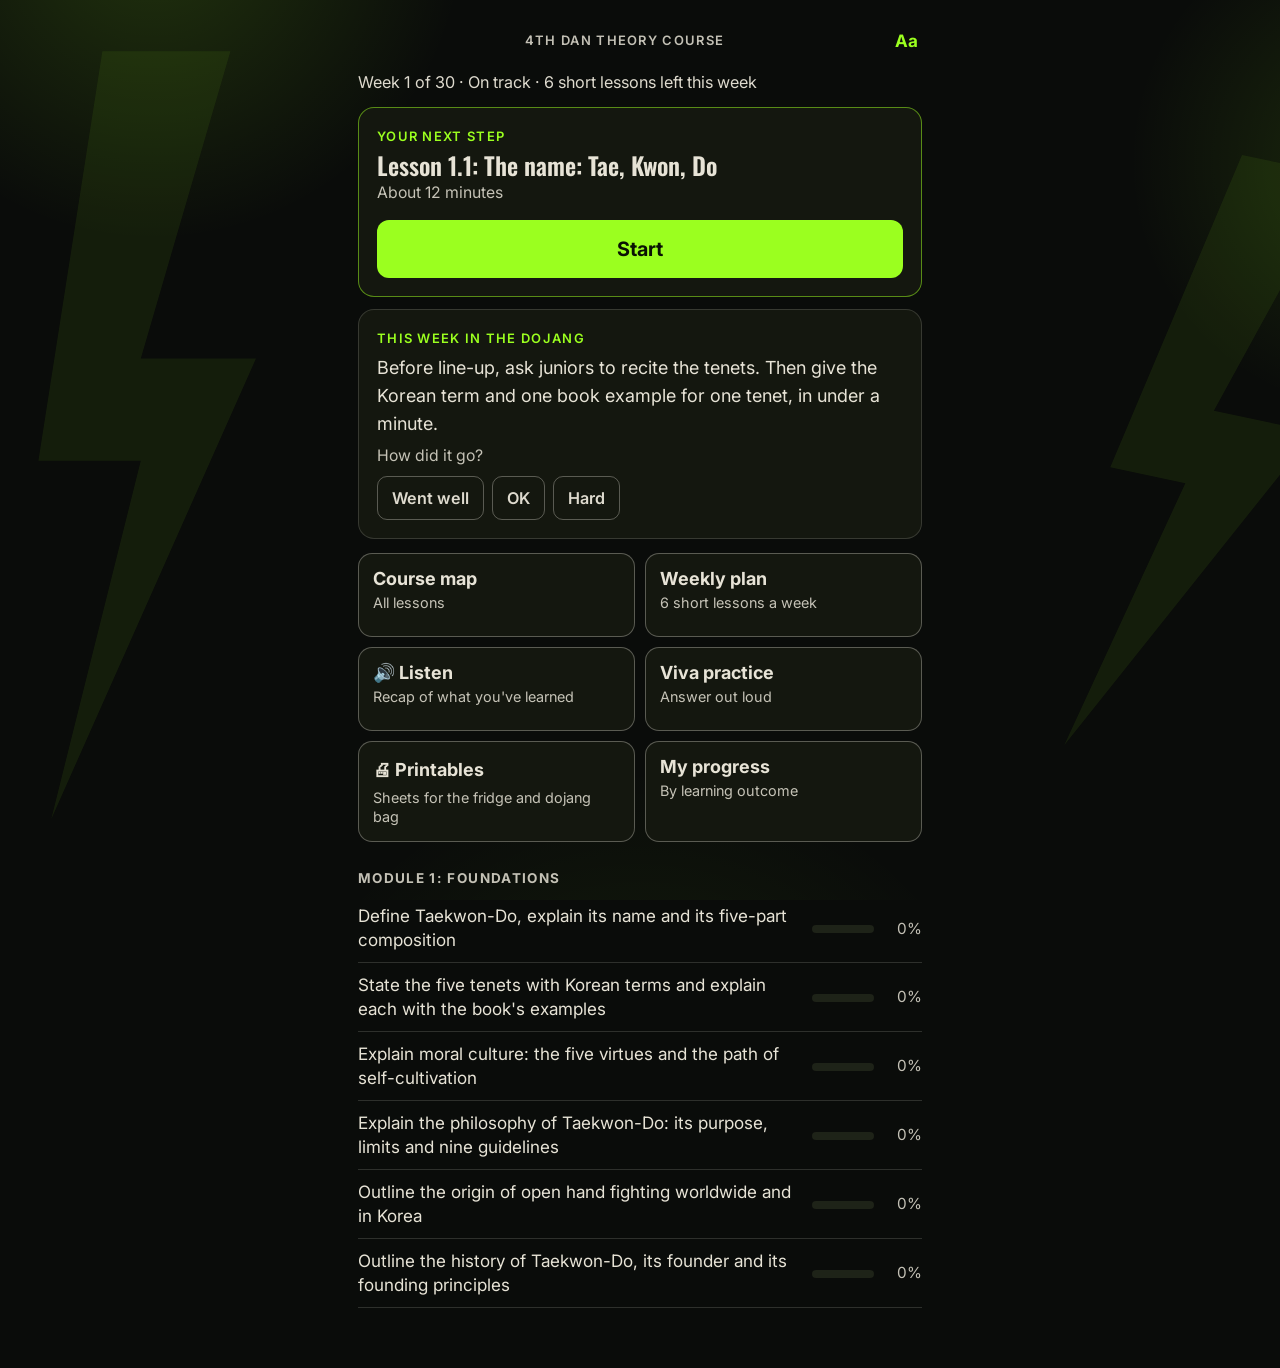
<file: course/index.html>
<!DOCTYPE html>
<html lang="en">
<head>
<meta charset="UTF-8">
<meta name="viewport" content="width=device-width, initial-scale=1.0, viewport-fit=cover">
<title>4th Dan Theory Course</title>
<meta name="theme-color" content="#0A0C0A">
<link rel="preconnect" href="https://fonts.googleapis.com">
<link rel="preconnect" href="https://fonts.gstatic.com" crossorigin>
<link href="https://fonts.googleapis.com/css2?family=Oswald:wght@500;600;700&family=Inter:wght@400;500;600;700&display=swap" rel="stylesheet">
<!-- Base styles copied from the flashcard app so the course looks the same. -->
<style>
  :root{
    --ink:#0A0C0A;
    --ink-2:#14170F;
    --ink-3:#1E2318;
    --line: rgba(237,233,223,0.10);
    --line-strong: rgba(237,233,223,0.18);
    --dobok:#E7E3D6;
    --dobok-dim: rgba(231,227,214,0.90);
    --dobok-faint: rgba(231,227,214,0.70);
    --accent:#9BFF1F;
    --accent-soft: rgba(155,255,31,0.14);
    --accent-line: rgba(155,255,31,0.5);
    --red:#A6433A;
    --red-soft: rgba(166,67,58,0.18);
    --green:#5C7A4F;
    --green-soft: rgba(92,122,79,0.18);
    --radius: 16px;
  }
  *{box-sizing:border-box;}
  body{
    margin:0;color:var(--dobok);font-family:'Inter',sans-serif;-webkit-font-smoothing:antialiased;
    background:
      radial-gradient(520px circle at 12% -8%, rgba(155,255,31,0.16), transparent 60%),
      radial-gradient(460px circle at 108% 18%, rgba(155,255,31,0.12), transparent 55%),
      radial-gradient(640px circle at 50% 128%, rgba(155,255,31,0.09), transparent 60%),
      var(--ink);
    background-attachment:fixed;
    min-height:100vh;
  }
  .bg-bolts{position:fixed;inset:0;z-index:0;pointer-events:none;opacity:0.07;overflow:hidden;}
  .voice{font-family:'Oswald',sans-serif;font-weight:600;}
  .voice-caps{font-family:'Oswald',sans-serif;text-transform:uppercase;letter-spacing:0.02em;font-style:italic;}
  #root{max-width:480px;margin:0 auto;min-height:100vh;padding:20px 20px 40px;position:relative;z-index:1;}
  h1,h2,h3{margin:0;font-weight:600;}
  p{margin:0;}
  button{font-family:'Inter',sans-serif;cursor:pointer;border:none;background:none;color:inherit;}
  input[type=text]{font-family:'Inter',sans-serif;}
  .eyebrow{font-size:11px;letter-spacing:0.14em;text-transform:uppercase;color:var(--dobok-faint);font-weight:600;}
  .btn-primary{background:var(--accent);color:#0A1204;font-weight:700;font-size:15px;padding:15px 20px;border-radius:12px;width:100%;text-align:center;transition:transform .15s ease;}
  .btn-primary:active{transform:scale(0.97);}
  .btn-primary:disabled{opacity:0.4;}
  .btn-ghost{background:transparent;border:1px solid var(--line-strong);color:var(--dobok);font-weight:600;font-size:14px;padding:13px 18px;border-radius:12px;width:100%;text-align:center;}
  .btn-ghost:active{background:var(--ink-3);}
  .chip{padding:9px 14px;border-radius:10px;font-size:13px;font-weight:600;border:1px solid var(--line-strong);color:var(--dobok-dim);}
  .chip.active{background:var(--accent-soft);border-color:var(--accent-line);color:var(--accent);}
  .card{background:var(--ink-2);border:1px solid var(--line);border-radius:var(--radius);padding:20px;}
  .opt{display:block;width:100%;text-align:left;padding:14px 16px;border-radius:12px;border:1px solid var(--line-strong);background:var(--ink-3);font-size:14.5px;margin-top:9px;}
  .opt.correct{background:var(--green-soft);border-color:rgba(92,122,79,0.5);color:#D3E6C8;}
  .opt.wrong{background:var(--red-soft);border-color:rgba(166,67,58,0.5);color:#F0BDB6;}
  .opt.dim{opacity:0.45;}
  .type-input{width:100%;padding:14px 16px;border-radius:12px;border:1px solid var(--line-strong);background:var(--ink-3);color:var(--dobok);font-size:15px;margin-top:14px;font-family:'Inter',sans-serif;resize:none;overflow:hidden;line-height:1.4;display:block;}
  .type-input:focus{outline:none;border-color:var(--accent-line);}
  .type-input.correct{background:var(--green-soft);border-color:rgba(92,122,79,0.6);color:#D3E6C8;}
  .type-input.wrong{background:var(--red-soft);border-color:rgba(166,67,58,0.6);color:#F0BDB6;}
  .result-label{font-size:13px;font-weight:700;margin-top:10px;letter-spacing:0.02em;}
  .result-label.correct{color:#8FC97D;}
  .result-label.wrong{color:#E29A92;}
  .topic-toggle{width:36px;height:21px;border-radius:11px;background:var(--ink-3);border:1px solid var(--line-strong);position:relative;flex-shrink:0;padding:0;}
  .topic-toggle .knob{position:absolute;top:2px;left:2px;width:15px;height:15px;border-radius:50%;background:var(--dobok-faint);transition:left .15s ease,background .15s ease;}
  .topic-toggle.on{background:var(--accent-soft);border-color:var(--accent-line);}
  .topic-toggle.on .knob{left:17px;background:var(--accent);}
  .topic-row.off{opacity:0.45;}
  .err{font-size:12.5px;color:#F0BDB6;margin-top:6px;}
  .fade-in{animation:fadeIn .35s ease both;}
  @keyframes fadeIn{from{opacity:0;transform:translateY(6px);}to{opacity:1;transform:translateY(0);}}
  ::selection{background:var(--accent-soft);}
</style>
<link rel="stylesheet" href="course.css">
<script data-goatcounter="https://guckian.goatcounter.com/count"
        async src="//gc.zgo.at/count.js"></script>
</head>
<body>
<svg class="bg-bolts" viewBox="0 0 500 900" preserveAspectRatio="none" xmlns="http://www.w3.org/2000/svg">
  <path d="M40,20 L90,20 L55,140 L100,140 L20,320 L55,180 L15,180 Z" fill="#9BFF1F"/>
  <path d="M460,60 L500,60 L470,160 L510,160 L440,300 L465,190 L435,190 Z" fill="#9BFF1F" transform="rotate(12 470 180)"/>
  <path d="M30,650 L75,650 L45,760 L85,760 L10,880 L40,740 L5,740 Z" fill="#9BFF1F" transform="rotate(-8 45 760)"/>
  <path d="M420,700 L465,700 L435,800 L475,800 L400,900 L430,780 L395,780 Z" fill="#9BFF1F"/>
</svg>
<div id="root"></div>
<script src="lib.js"></script>
<script src="deck.js"></script>
<script src="course.js"></script>
<script src="module-1.js"></script>
<script src="module-1-lessons.js"></script>
<script src="diagrams.js"></script>
<script src="engine.js"></script>
<script>Course.open();</script>
</body>
</html>
</file>
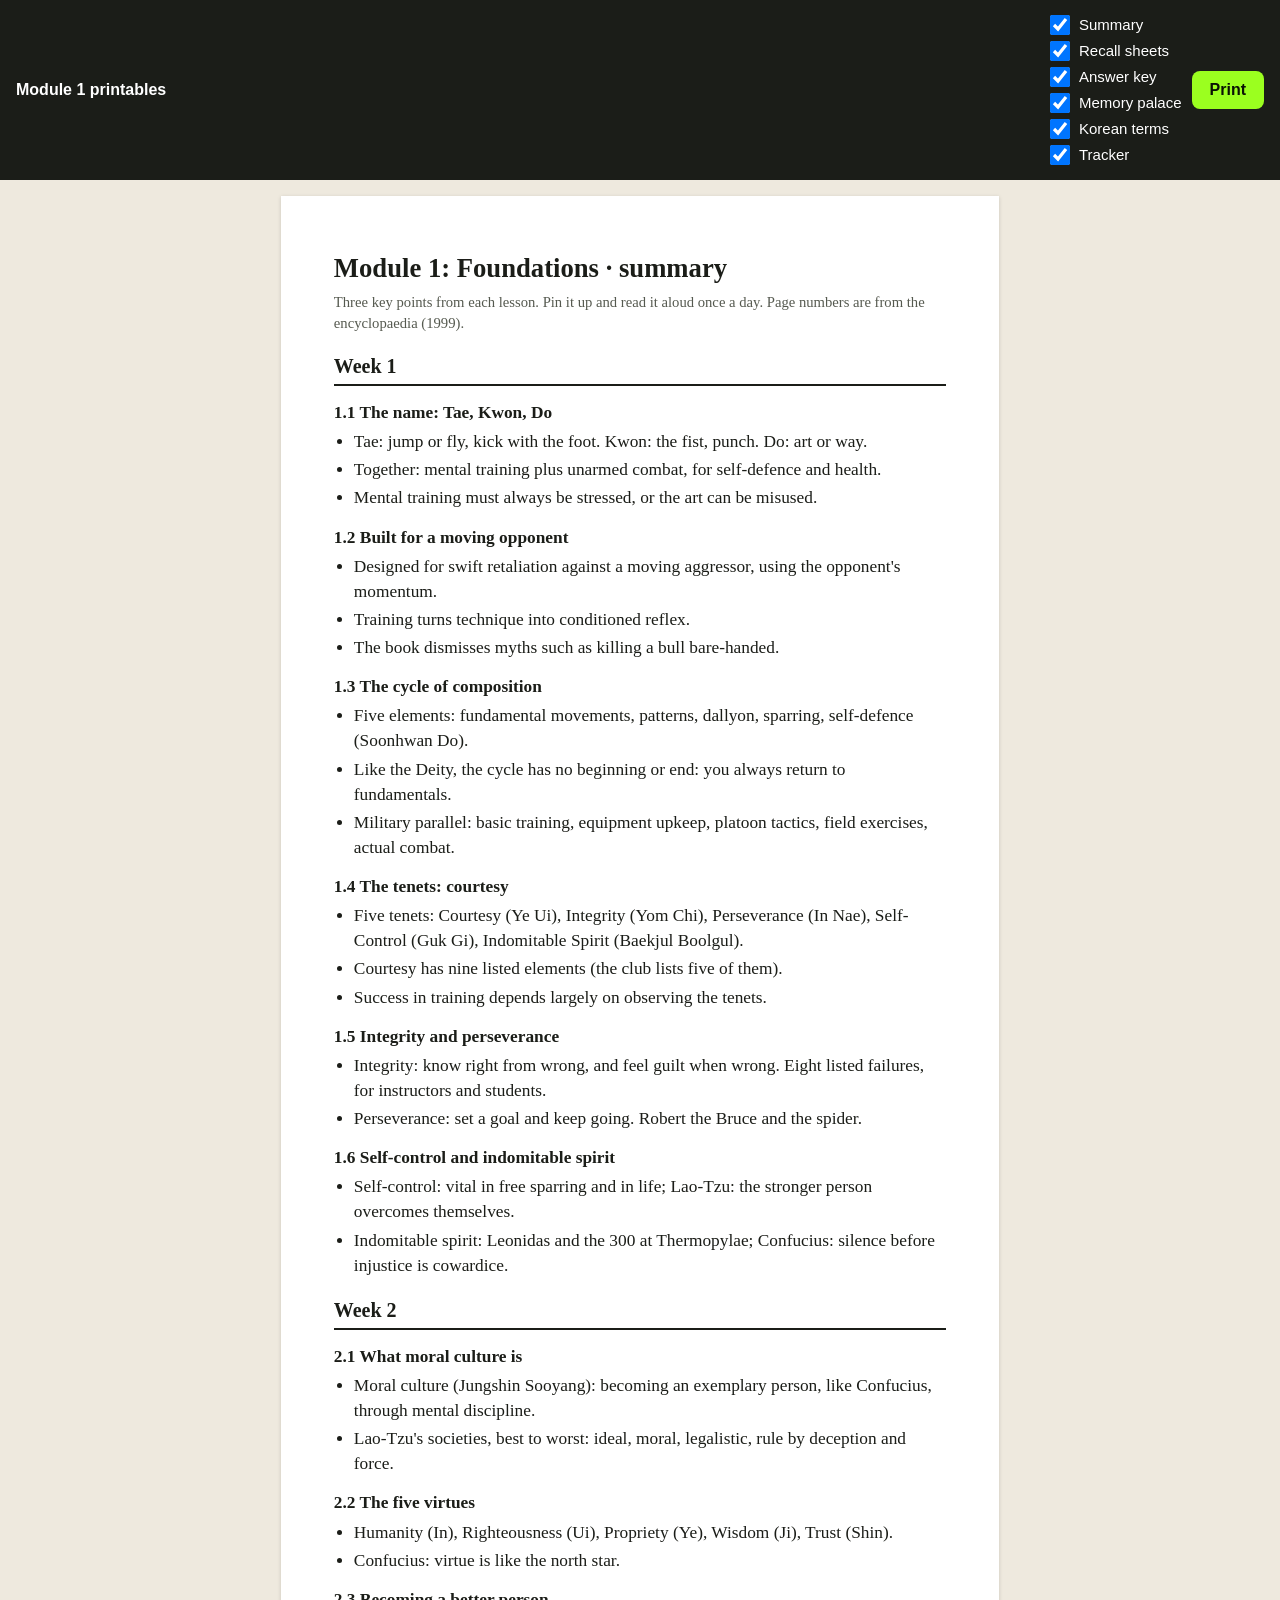
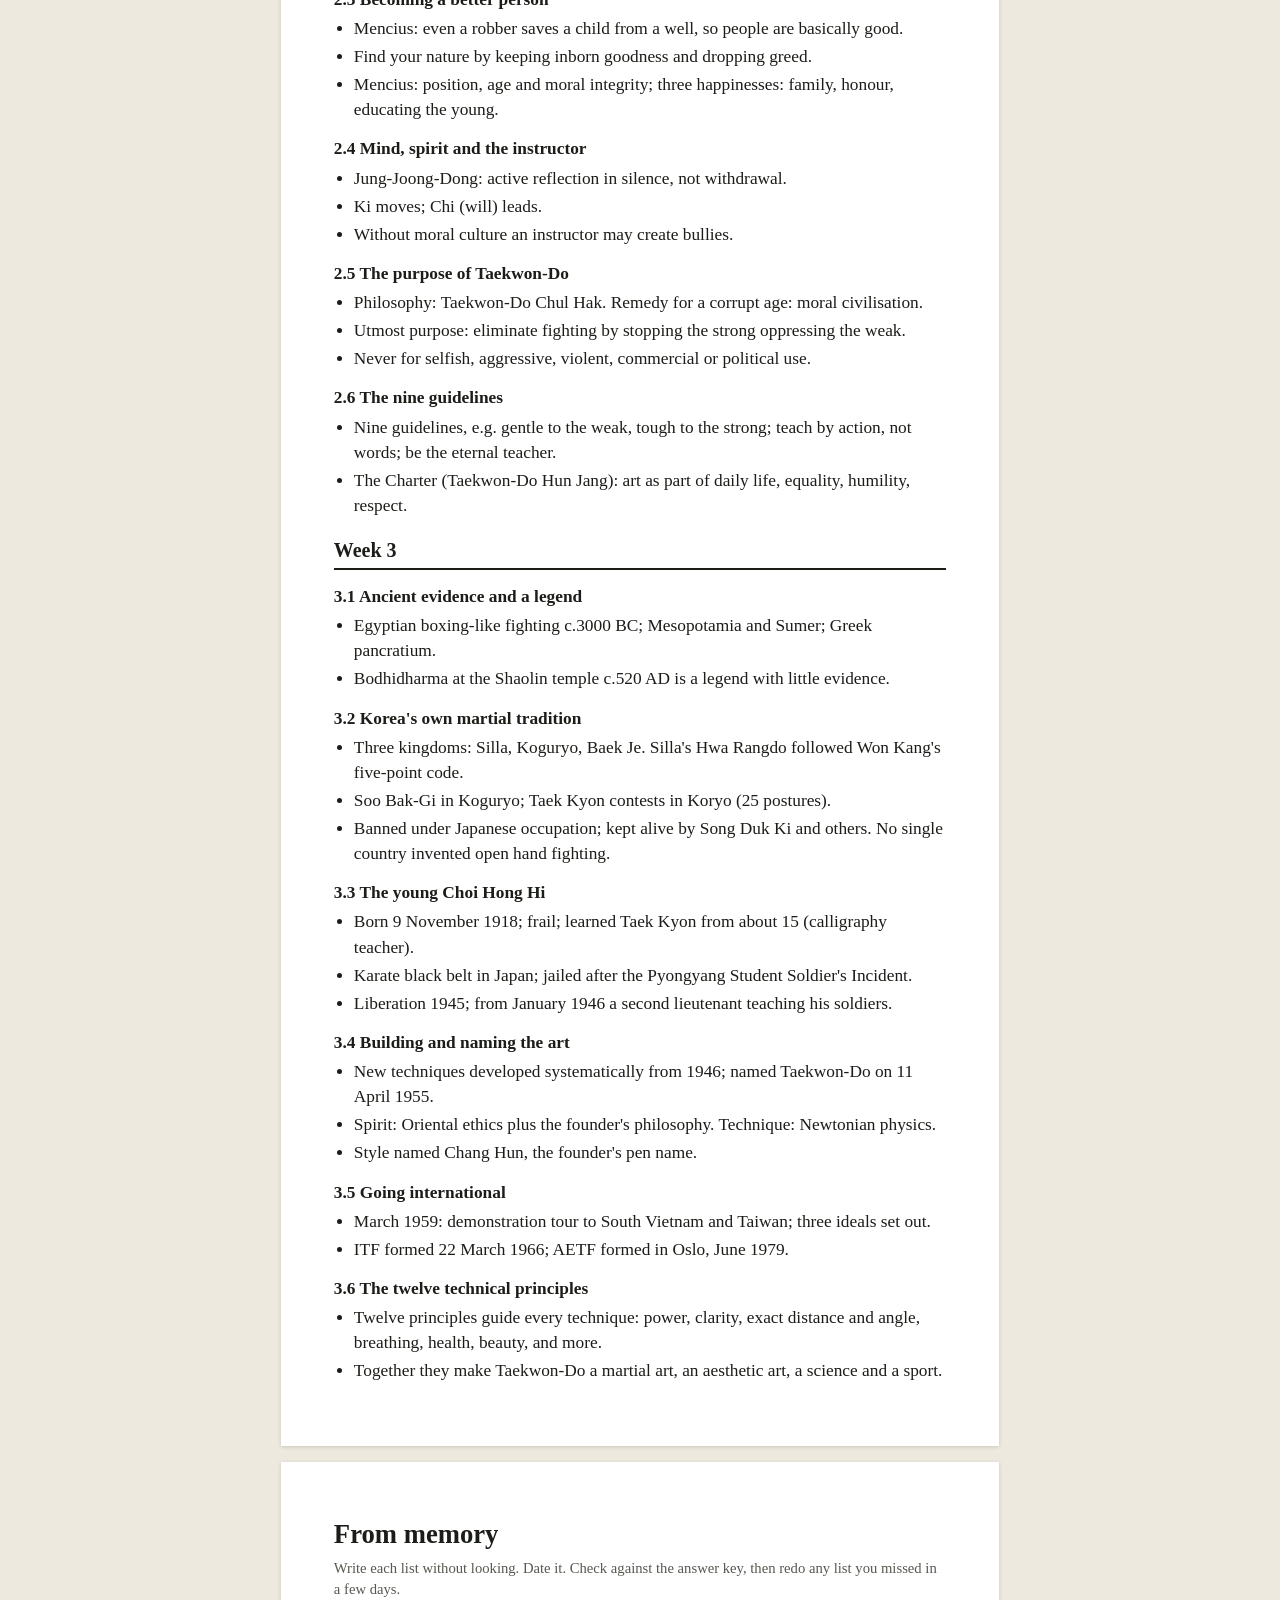
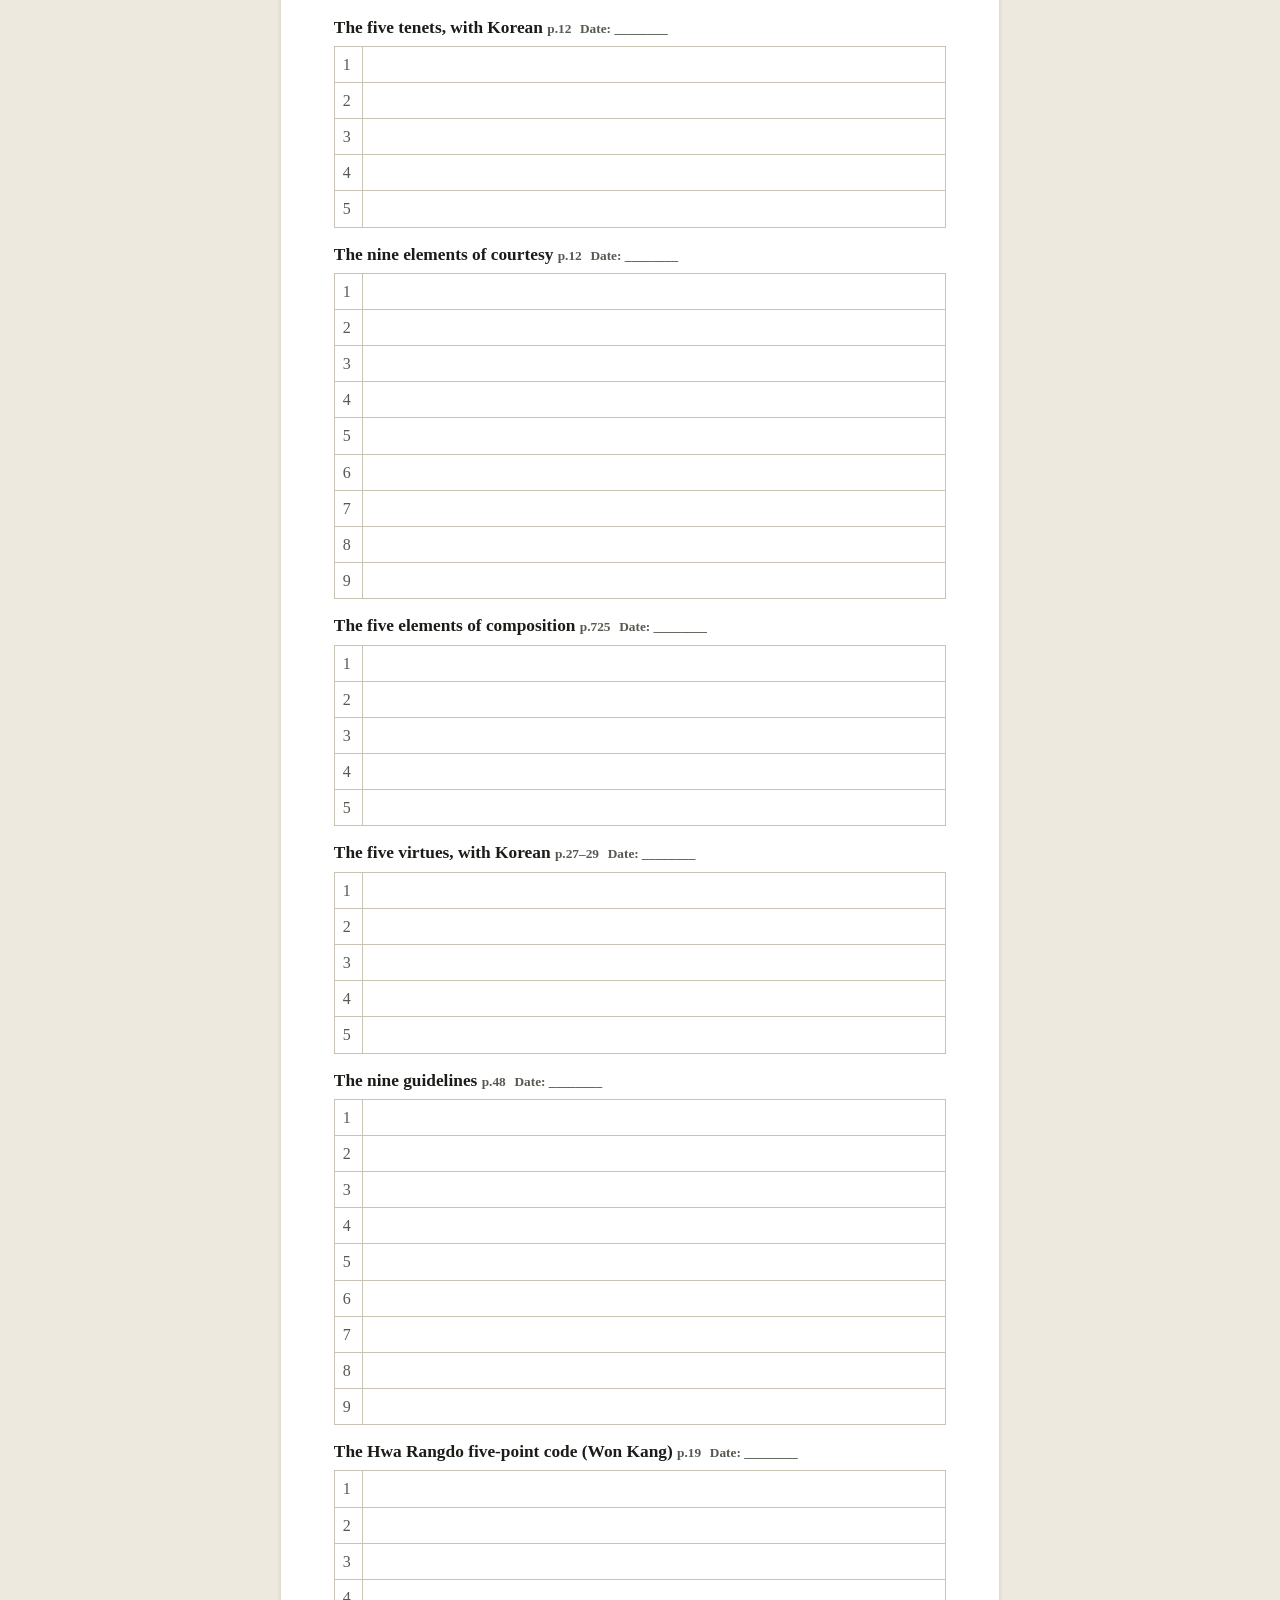
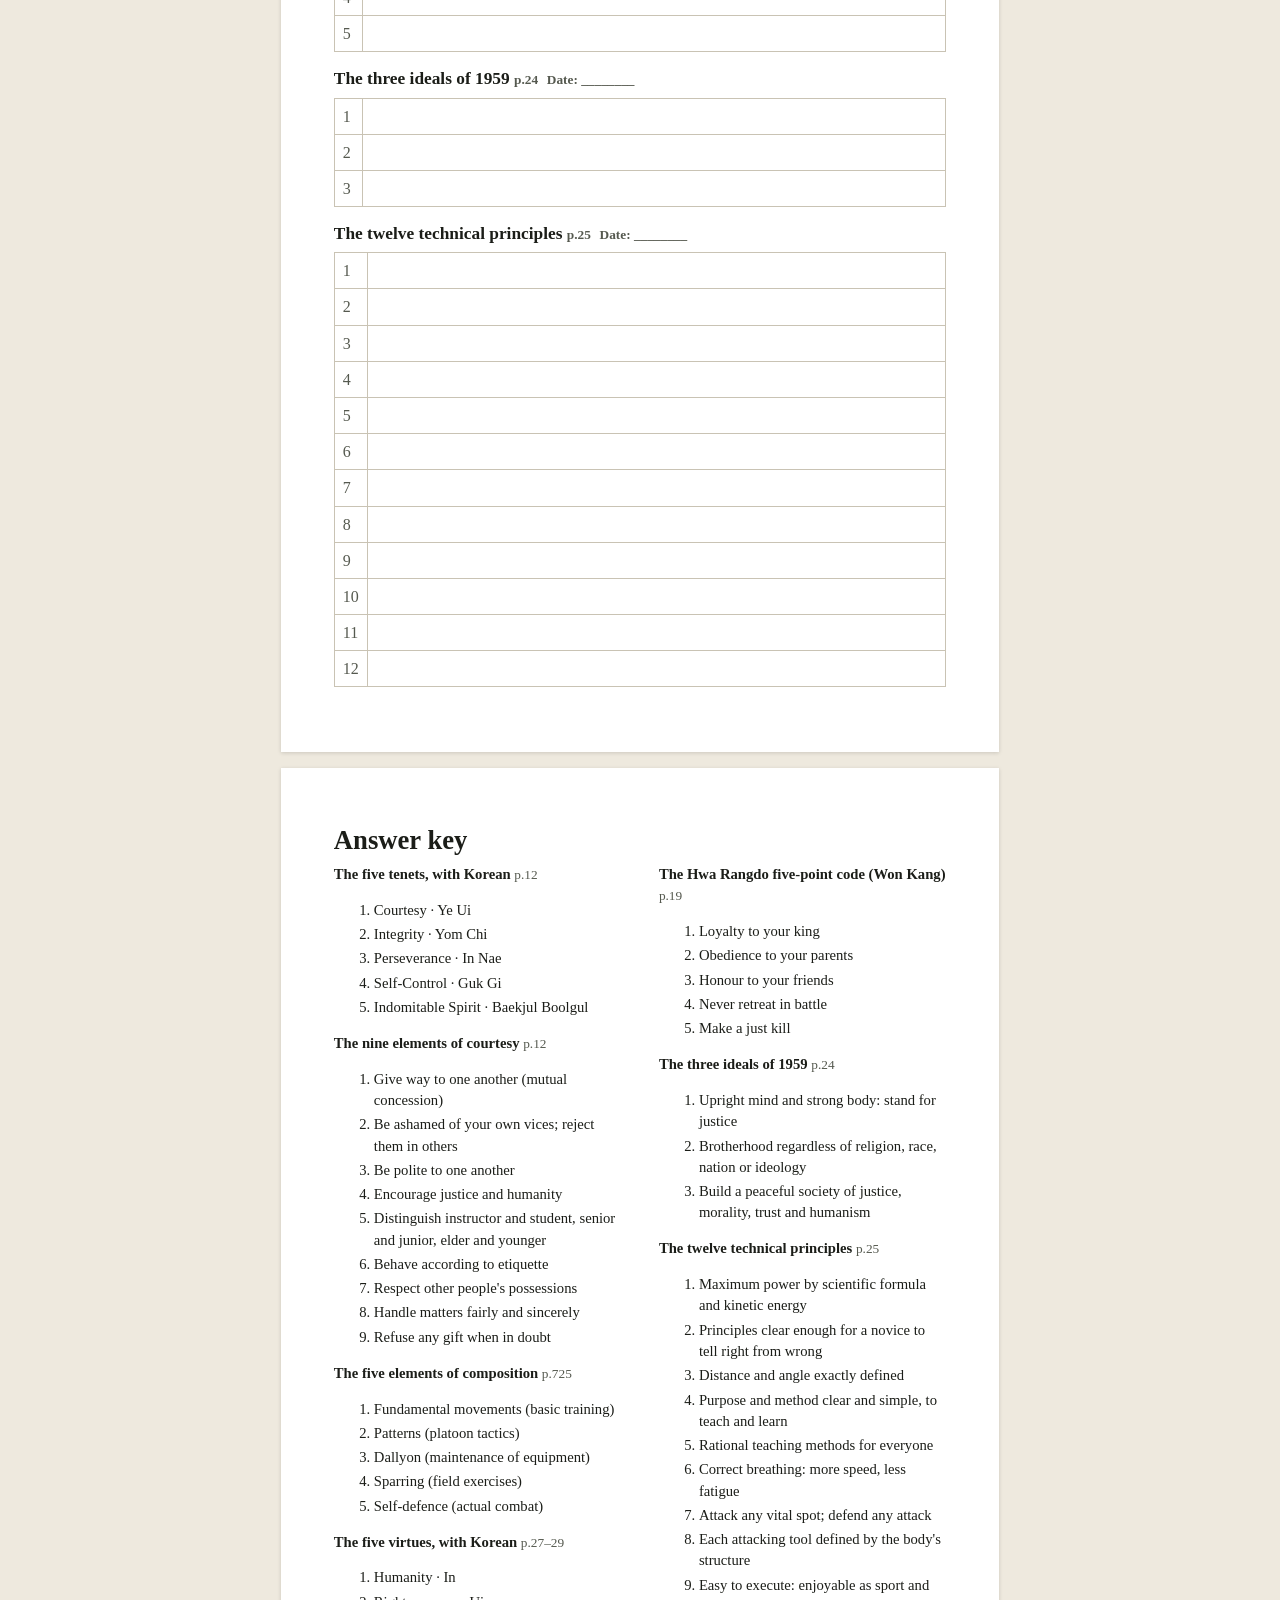
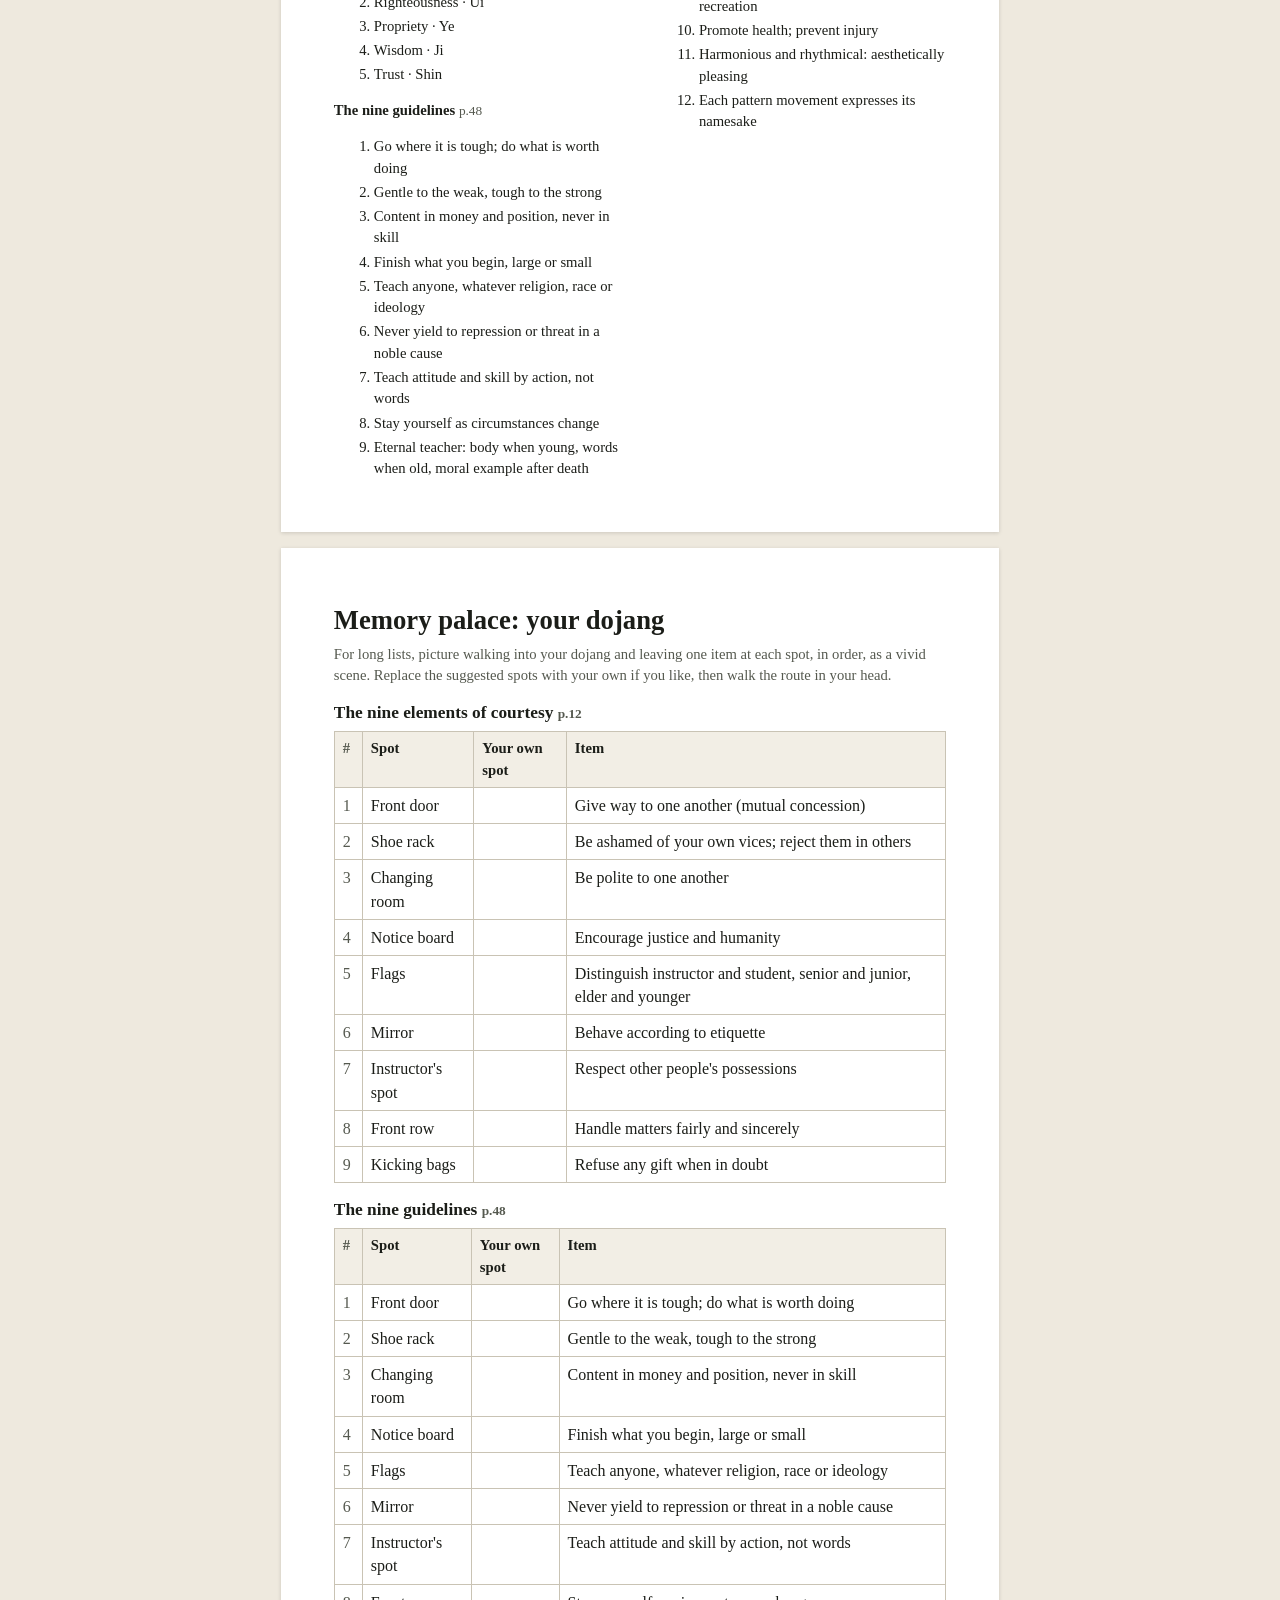
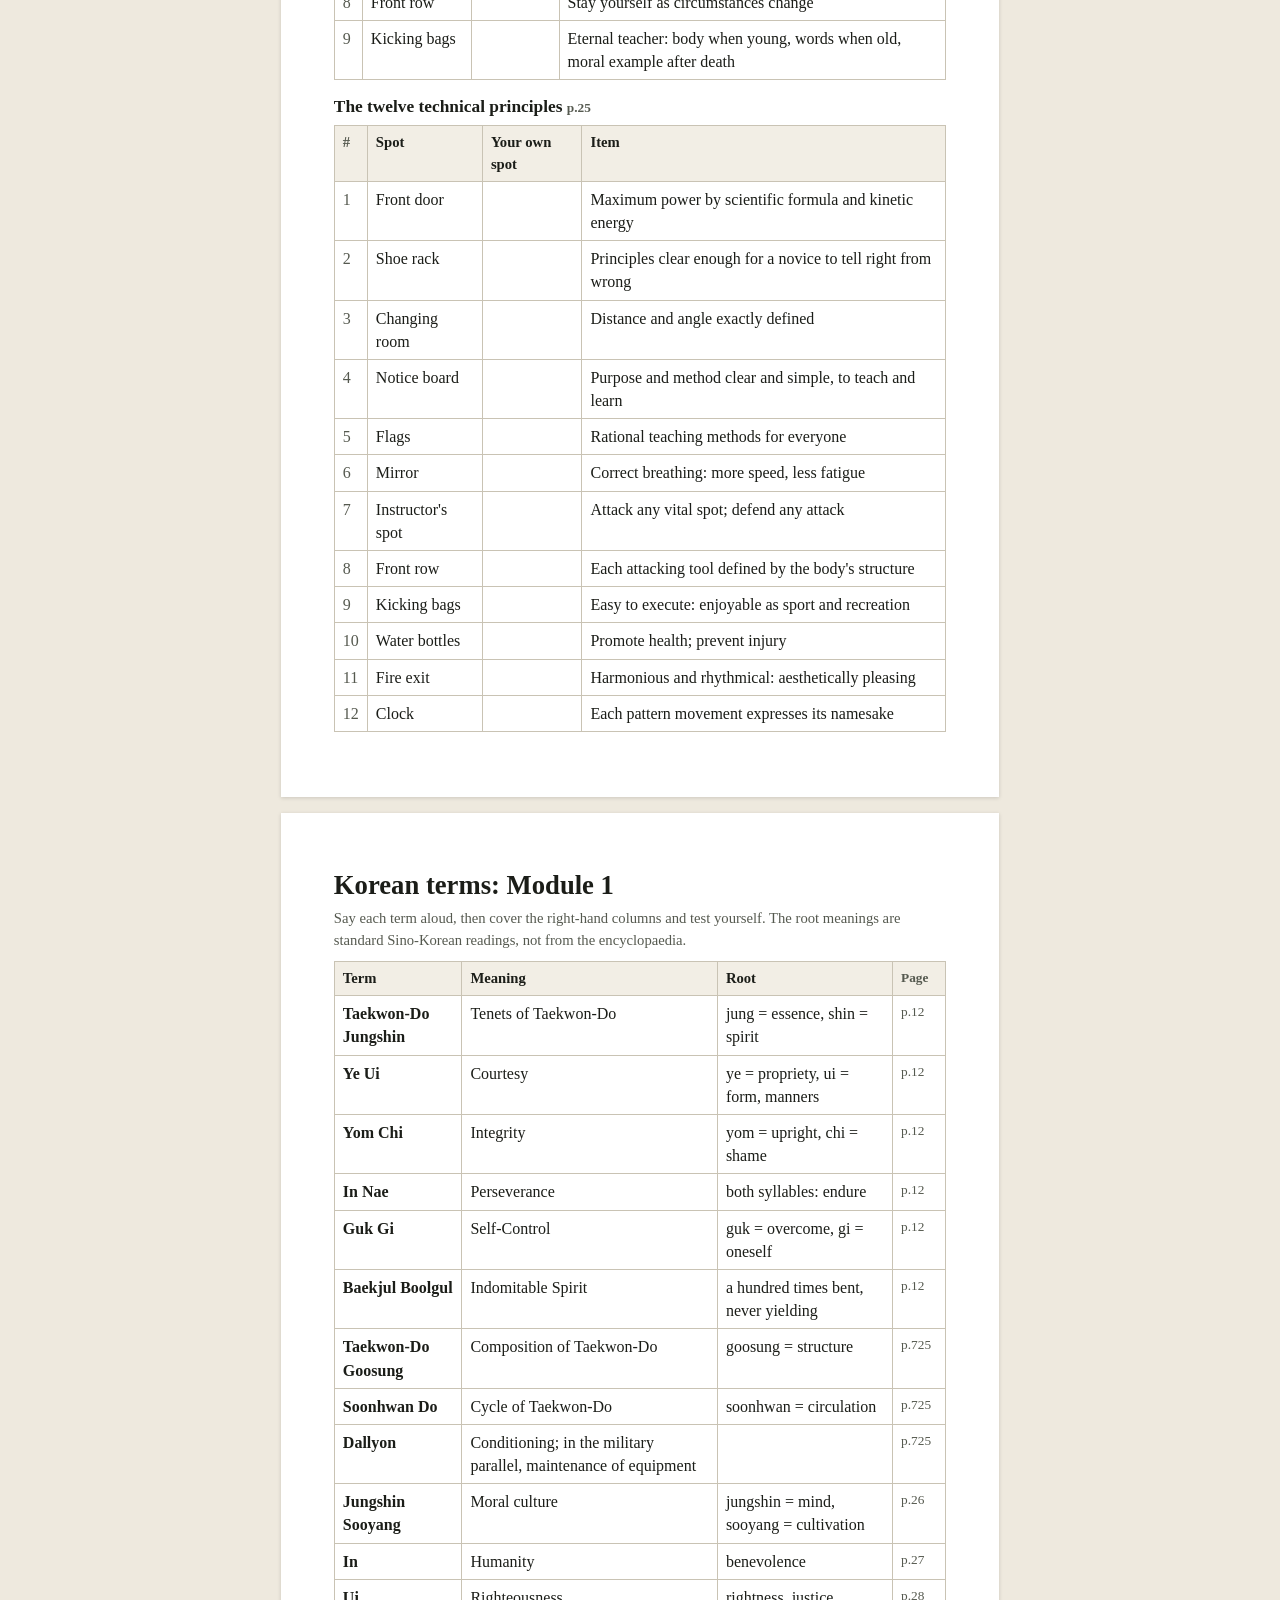
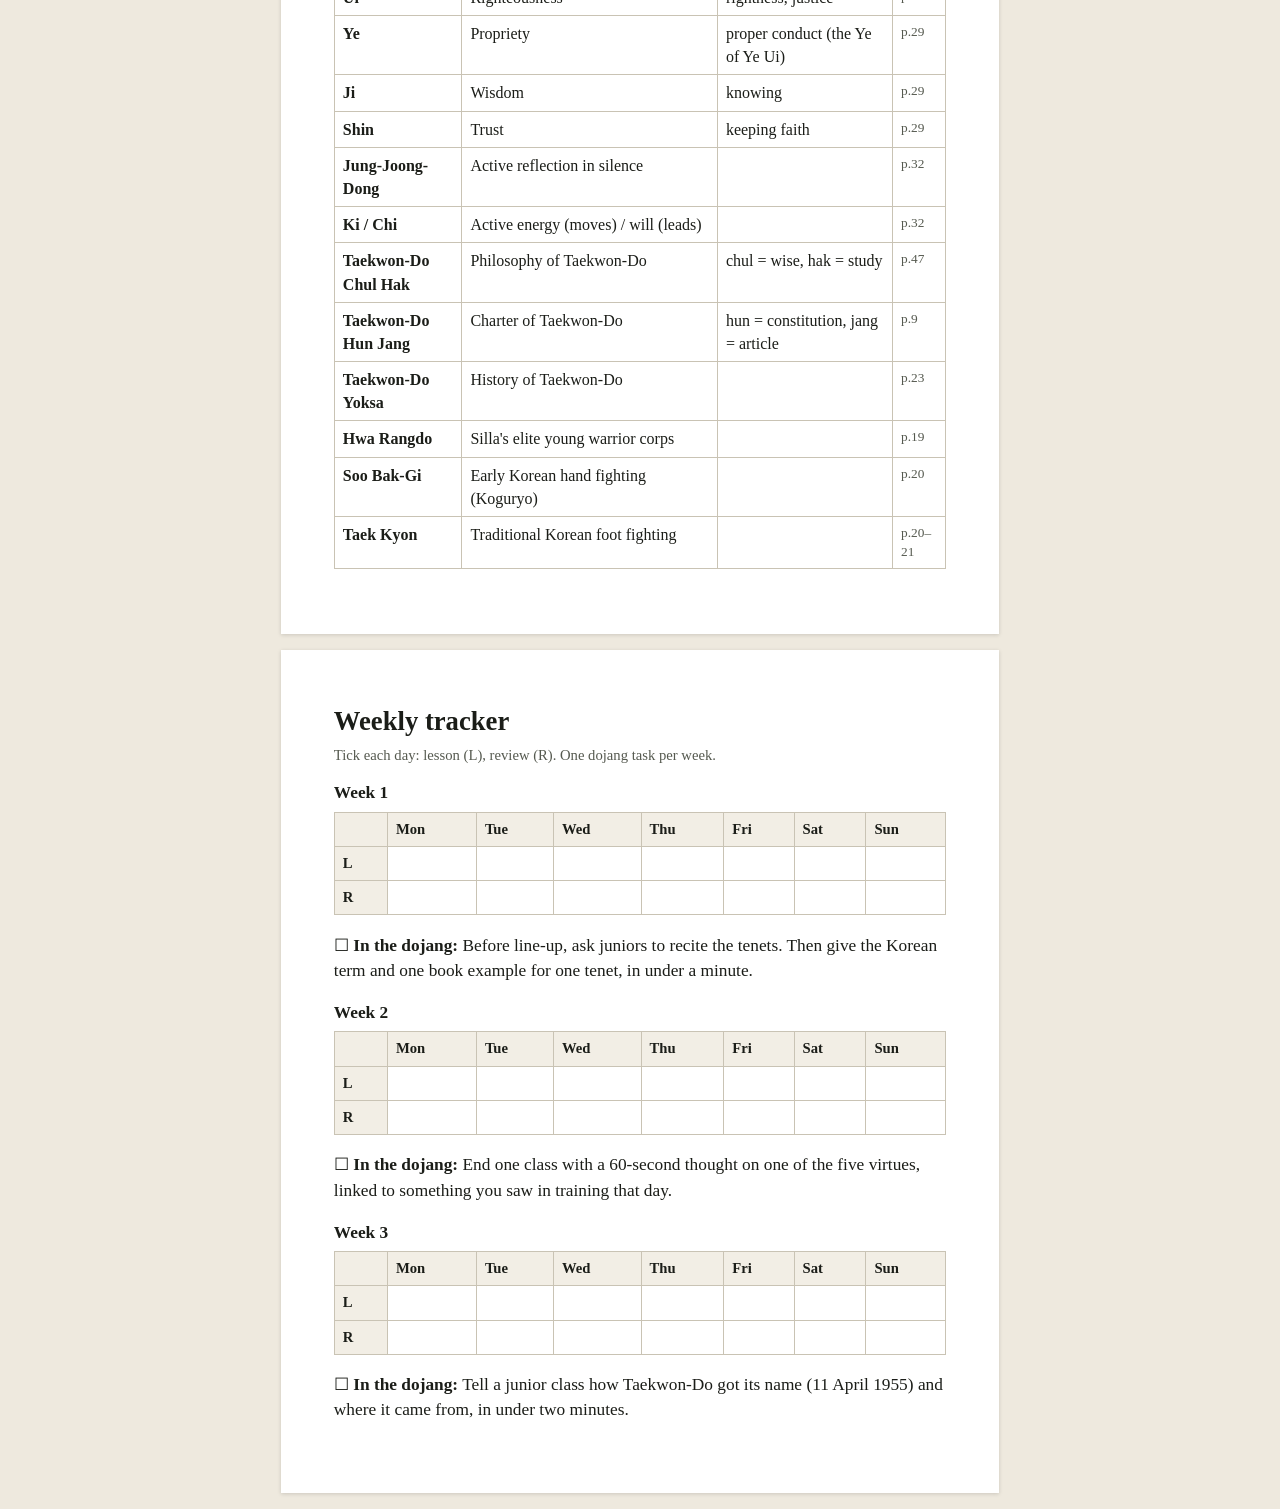
<file: course/print.html>
<!DOCTYPE html>
<html lang="en">
<head>
<meta charset="UTF-8">
<meta name="viewport" content="width=device-width, initial-scale=1.0">
<title>Course Printables</title>
<style>
  :root{--ink:#1B1D18;--faint:#55594F;--line:#C9C3B4;--accent:#2F6B05;}
  *{box-sizing:border-box;}
  body{margin:0;background:#EEE9DE;color:var(--ink);font-family:Georgia,'Times New Roman',serif;font-size:13pt;line-height:1.45;}
  .bar{position:sticky;top:0;background:#1B1D18;color:#fff;padding:12px 16px;display:flex;flex-wrap:wrap;gap:10px;align-items:center;font-family:Arial,sans-serif;z-index:2;}
  .bar b{flex:1;min-width:160px;font-size:16px;}
  .bar label{font-size:15px;display:flex;align-items:center;gap:6px;}
  .bar input{width:20px;height:20px;}
  .bar button{font-size:16px;padding:10px 18px;border-radius:8px;border:0;background:#9BFF1F;color:#0A1204;font-weight:700;cursor:pointer;}
  .page{background:#fff;max-width:190mm;margin:16px auto;padding:14mm 14mm;box-shadow:0 1px 4px rgba(0,0,0,.15);}
  h1{font-size:20pt;margin:0 0 4px;}
  h2{font-size:15pt;margin:18px 0 6px;border-bottom:2px solid var(--ink);padding-bottom:3px;}
  h3{font-size:13pt;margin:14px 0 4px;}
  .note{color:var(--faint);font-size:11pt;margin:0 0 10px;}
  ul{margin:4px 0 10px;padding-left:20px;} li{margin:3px 0;}
  table{width:100%;border-collapse:collapse;margin:6px 0 12px;}
  th,td{border:1px solid var(--line);padding:6px 8px;text-align:left;vertical-align:top;font-size:12pt;}
  th{background:#F2EEE5;font-size:11pt;}
  td.blank{height:28px;}
  .n{width:28px;color:var(--faint);}
  .ref{color:var(--faint);font-size:10pt;}
  .grid td{text-align:center;height:30px;}
  .key{columns:2;column-gap:10mm;font-size:11pt;}
  .key div{break-inside:avoid;margin-bottom:8px;}
  .blk{break-inside:avoid;page-break-inside:avoid;}
  h2{break-after:avoid;page-break-after:avoid;}
  @media print{
    body{background:#fff;font-size:12pt;}
    .bar{display:none;}
    .page{box-shadow:none;margin:0;max-width:none;padding:0;page-break-after:always;}
    .page:last-child{page-break-after:auto;}
    .page.off{display:none;}
    @page{margin:14mm;}
  }
  .page.off{display:none;}
</style>
</head>
<body>
<div class="bar"><b>Module 1 printables</b><span id="toggles"></span><button onclick="window.print()">Print</button></div>
<div id="out"></div>
<script src="lib.js"></script>
<script src="course.js"></script>
<script src="module-1.js"></script>
<script src="module-1-lessons.js"></script>
<script>
(function(){
  function esc(s){ return String(s==null?"":s).replace(/&/g,"&amp;").replace(/</g,"&lt;"); }
  var m = COURSE.content.m1, mod = COURSE.modules[0];
  // Default walk round a dojang for the memory palace; the blank column is for your own spots.
  var SPOTS = ["Front door","Shoe rack","Changing room","Notice board","Flags","Mirror","Instructor's spot","Front row","Kicking bags","Water bottles","Fire exit","Clock"];
  var pages = [];

  // 1. Summary sheet
  var h = '<h1>Module '+mod.n+': '+esc(mod.title)+' · summary</h1><p class="note">Three key points from each lesson. Pin it up and read it aloud once a day. Page numbers are from the encyclopaedia (1999).</p>';
  var wk = 0;
  m.lessons.forEach(function(l){
    if(l.week !== wk){ wk = l.week; h += '<h2>Week '+wk+'</h2>'; }
    h += '<div class="blk"><h3>'+l.n+' '+esc(l.title)+'</h3><ul>'+l.summary.map(function(s){ return '<li>'+esc(s)+'</li>'; }).join("")+'</ul></div>';
  });
  pages.push({id:"summary", label:"Summary", html:h});

  // 2. Recall sheets: blank, write from memory, check against the key page
  h = '<h1>From memory</h1><p class="note">Write each list without looking. Date it. Check against the answer key, then redo any list you missed in a few days.</p>';
  Object.keys(m.lists).forEach(function(id){
    var L = m.lists[id];
    h += '<div class="blk"><h3>'+esc(L.title)+' <span class="ref">'+esc(L.ref)+'</span> &nbsp;<span class="ref">Date: ________</span></h3><table>';
    L.items.forEach(function(_, i){ h += '<tr><td class="n">'+(i+1)+'</td><td class="blank"></td></tr>'; });
    h += '</table></div>';
  });
  pages.push({id:"recall", label:"Recall sheets", html:h});

  // 3. Answer key
  h = '<h1>Answer key</h1><div class="key">'+Object.keys(m.lists).map(function(id){
    var L = m.lists[id]; return '<div><b>'+esc(L.title)+'</b> <span class="ref">'+esc(L.ref)+'</span><ol>'+L.items.map(function(x){ return '<li>'+esc(x)+'</li>'; }).join("")+'</ol></div>';
  }).join("")+'</div>';
  pages.push({id:"key", label:"Answer key", html:h});

  // 4. Memory palace for long lists
  h = '<h1>Memory palace: your dojang</h1><p class="note">For long lists, picture walking into your dojang and leaving one item at each spot, in order, as a vivid scene. Replace the suggested spots with your own if you like, then walk the route in your head.</p>';
  Object.keys(m.lists).forEach(function(id){
    var L = m.lists[id]; if(!L.palace) return;
    h += '<div class="blk"><h3>'+esc(L.title)+' <span class="ref">'+esc(L.ref)+'</span></h3><table><tr><th class="n">#</th><th>Spot</th><th>Your own spot</th><th>Item</th></tr>';
    L.items.forEach(function(x, i){ h += '<tr><td class="n">'+(i+1)+'</td><td>'+esc(SPOTS[i])+'</td><td class="blank"></td><td>'+esc(x)+'</td></tr>'; });
    h += '</table></div>';
  });
  pages.push({id:"palace", label:"Memory palace", html:h});

  // 5. Korean terms
  h = '<h1>Korean terms: Module '+mod.n+'</h1><p class="note">Say each term aloud, then cover the right-hand columns and test yourself. The root meanings are standard Sino-Korean readings, not from the encyclopaedia.</p>'+
    '<table><tr><th>Term</th><th>Meaning</th><th>Root</th><th class="ref">Page</th></tr>'+
    m.terms.map(function(t){ return '<tr><td><b>'+esc(t[0])+'</b></td><td>'+esc(t[1])+'</td><td>'+esc(t[2])+'</td><td class="ref">'+esc(t[3])+'</td></tr>'; }).join("")+'</table>';
  pages.push({id:"terms", label:"Korean terms", html:h});

  // 6. Tracker
  h = '<h1>Weekly tracker</h1><p class="note">Tick each day: lesson (L), review (R). One dojang task per week.</p>';
  for(var w=1; w<=mod.weeks; w++){
    var task = (m.classTasks||[]).filter(function(t){ return t.week === w; })[0];
    h += '<div class="blk"><h3>Week '+w+'</h3><table class="grid"><tr><th></th><th>Mon</th><th>Tue</th><th>Wed</th><th>Thu</th><th>Fri</th><th>Sat</th><th>Sun</th></tr>'+
      '<tr><th>L</th>'+'<td></td>'.repeat(7)+'</tr><tr><th>R</th>'+'<td></td>'.repeat(7)+'</tr></table>'+
      (task ? '<p>&#9744; <b>In the dojang:</b> '+esc(task.task)+'</p>' : '')+'</div>';
  }
  pages.push({id:"tracker", label:"Tracker", html:h});

  document.getElementById("out").innerHTML = pages.map(function(p){ return '<section class="page" id="pg-'+p.id+'">'+p.html+'</section>'; }).join("");
  document.getElementById("toggles").innerHTML = pages.map(function(p){
    return '<label><input type="checkbox" checked data-pg="'+p.id+'"> '+esc(p.label)+'</label>';
  }).join(" ");
  document.querySelectorAll("[data-pg]").forEach(function(cb){
    cb.onchange = function(){ document.getElementById("pg-"+cb.getAttribute("data-pg")).classList.toggle("off", !cb.checked); };
  });
})();
</script>
</body>
</html>
</file>
<file: course/course.css>
/* Course page. Built for reading comfort: 18px base (20px extra large), high contrast,
   48px tap targets, optional light "paper" theme. Uses the variables from index.html's base styles. */
:root{
  --dobok-dim: rgba(231,227,214,0.96);
  --dobok-faint: rgba(231,227,214,0.84);
  --line: rgba(237,233,223,0.16);
  --line-strong: rgba(237,233,223,0.32);
}
html{font-size:18px;}
html.size-xl{font-size:20px;}
html.theme-paper{
  --ink:#F5F0E6; --ink-2:#FFFFFF; --ink-3:#EEE7D8;
  --line: rgba(30,32,26,0.14); --line-strong: rgba(30,32,26,0.30);
  --dobok:#1B1D18; --dobok-dim:#22251F; --dobok-faint:#45493F;
  --accent:#2F6B05; --accent-soft: rgba(47,107,5,0.10); --accent-line: rgba(47,107,5,0.55);
  --green-soft: rgba(47,107,5,0.12); --red-soft: rgba(166,67,58,0.12);
}
html.theme-paper body{background:var(--ink);}
html.theme-paper .bg-bolts{display:none;}
html.theme-paper .btn-primary{color:#FFFFFF;}
html.theme-paper .opt.correct,html.theme-paper .type-input.correct{color:#1F4A04;}
html.theme-paper .opt.wrong,html.theme-paper .type-input.wrong{color:#7A2A22;}
html.theme-paper .result-label.correct{color:#2F6B05;}
html.theme-paper .result-label.wrong{color:#9A3A30;}
html.theme-paper .c-date{color-scheme:light;}

#root{max-width:600px;padding:18px 18px 60px;}
body{font-size:1rem;line-height:1.55;}
.eyebrow{font-size:0.72rem;letter-spacing:0.1em;}
.btn-primary{font-size:1rem;min-height:52px;}
.btn-ghost{font-size:0.95rem;min-height:48px;}
.btn-primary:disabled{opacity:0.55;}
.opt{font-size:1rem;min-height:52px;padding:14px 16px;line-height:1.4;}
.type-input{font-size:1rem;min-height:52px;}
.chip{font-size:0.9rem;min-height:44px;padding:10px 14px;}
.card{padding:18px;}
.result-label{font-size:0.95rem;}
.err{font-size:0.9rem;}

.c-acc{color:var(--accent);}
.c-top{display:flex;justify-content:space-between;align-items:center;gap:8px;min-height:44px;}
.c-link{font-size:0.95rem;color:var(--accent);font-weight:700;padding:10px 4px;min-height:44px;}
.c-sub{font-size:0.88rem;color:var(--dobok-faint);line-height:1.5;display:block;}
.c-week{font-size:0.9rem;color:var(--dobok-dim);margin-top:8px;}
.c-next{margin-top:12px;border-color:var(--accent-line);}
.c-next-title{font-size:1.35rem;margin-top:4px;line-height:1.25;}
.c-big-btn{margin-top:16px;font-size:1.1rem;min-height:58px;}
.c-class{margin-top:12px;}
.c-class p{font-size:1rem;margin-top:6px;}
.c-row{display:flex;flex-wrap:wrap;gap:8px;margin-top:8px;}
.c-grid{display:grid;grid-template-columns:1fr 1fr;gap:10px;margin-top:14px;}
.c-tile{background:var(--ink-2);border:1px solid var(--line-strong);border-radius:14px;padding:14px;text-align:left;display:flex;flex-direction:column;gap:4px;min-height:84px;color:var(--dobok);text-decoration:none;}
.c-tile b{font-size:1rem;}
.c-tile span{font-size:0.8rem;color:var(--dobok-faint);line-height:1.35;}
.c-h{font-size:0.75rem;letter-spacing:0.1em;text-transform:uppercase;color:var(--dobok-faint);font-weight:700;margin:26px 0 6px;}
.c-orow{display:flex;justify-content:space-between;align-items:center;gap:10px;padding:10px 0;border-bottom:1px solid var(--line);}
.c-otext{font-size:0.95rem;line-height:1.4;flex:1;}
.c-omini{display:flex;align-items:center;gap:8px;width:110px;flex-shrink:0;}
.c-omini span{font-size:0.85rem;color:var(--dobok-faint);width:40px;text-align:right;}
.c-bar{flex:1;height:8px;border-radius:4px;background:var(--ink-3);overflow:hidden;margin:6px 0 4px;}
.c-bar div{height:100%;background:var(--accent);transition:width .4s ease;}
.c-mod{margin-top:12px;}
.c-dim{opacity:0.55;}
.c-mod-title{font-size:1.25rem;margin-top:2px;}
.c-gate{display:flex;flex-wrap:wrap;gap:6px;margin:12px 0 4px;}
.c-gate span{font-size:0.8rem;padding:5px 9px;border-radius:8px;border:1px solid var(--line-strong);color:var(--dobok-faint);}
.c-gate span.ok{border-color:var(--accent-line);color:var(--accent);}
.c-wkh{font-size:0.78rem;font-weight:700;letter-spacing:0.08em;text-transform:uppercase;color:var(--dobok-faint);margin:14px 0 2px;}
.c-lesson{display:flex;align-items:center;gap:12px;width:100%;text-align:left;padding:8px 0;min-height:56px;border-top:1px solid var(--line);}
.c-ltitle{flex:1;font-size:1rem;font-weight:600;}
.c-tick{width:42px;height:42px;border-radius:50%;border:1px solid var(--line-strong);display:flex;align-items:center;justify-content:center;font-size:0.82rem;color:var(--dobok-faint);flex-shrink:0;}
.c-tick.on{background:var(--accent-soft);border-color:var(--accent-line);color:var(--accent);font-size:1.1rem;}
.c-date{width:100%;padding:12px;border-radius:10px;border:1px solid var(--line-strong);background:var(--ink-3);color:var(--dobok);font-size:1rem;margin:6px 0 12px;color-scheme:dark;min-height:48px;}
.c-wk{padding:12px 14px;border:1px solid var(--line);border-radius:12px;margin-top:8px;background:var(--ink-2);}
.c-wk.now{border-color:var(--accent-line);border-width:2px;}
.c-wk-h{display:flex;justify-content:space-between;font-size:1rem;}
.c-wk-h span{color:var(--dobok-faint);font-size:0.88rem;}
.c-pl{font-size:0.92rem;margin-top:6px;color:var(--dobok-dim);}
.c-pl.ok{color:var(--accent);}
.c-oc{margin-top:10px;}
.c-setrow{padding:12px 0;border-bottom:1px solid var(--line);}
.c-setrow b{font-size:1rem;}
.c-dots{display:flex;gap:5px;flex-wrap:wrap;justify-content:center;flex:1;}
.c-dot{width:9px;height:9px;border-radius:50%;background:var(--line-strong);}
.c-dot.done{background:var(--accent);}
.c-dot.now{background:var(--dobok);transform:scale(1.25);}
.c-read,.c-video{margin-top:10px;}
.c-title{font-size:1.3rem;line-height:1.3;}
.c-read p,.c-read-p{font-size:1.05rem;line-height:1.6;color:var(--dobok-dim);margin-top:12px;}
.c-picture{margin-top:16px;padding:12px 14px;border-left:4px solid var(--accent);background:var(--accent-soft);border-radius:0 10px 10px 0;font-size:1rem;line-height:1.5;font-style:italic;}
.c-picture .eyebrow{font-style:normal;margin-bottom:4px;}
.c-read-foot{display:flex;justify-content:space-between;align-items:center;margin-top:12px;gap:8px;}
.c-ref{display:inline-block;font-size:0.78rem;font-weight:700;color:var(--dobok-faint);border:1px solid var(--line-strong);border-radius:6px;padding:2px 7px;}
.c-fig{margin:16px 0 0;}
.c-fig figcaption{font-size:0.82rem;color:var(--dobok-faint);margin-top:6px;text-align:center;}
.c-vwrap{position:relative;padding-top:56.25%;margin-top:8px;border-radius:10px;overflow:hidden;}
.c-vwrap iframe{position:absolute;inset:0;width:100%;height:100%;border:0;}
.c-nav{display:flex;gap:10px;margin-top:18px;}
.c-back{width:auto;flex:0 0 auto;padding:13px 20px;}
.c-q{font-size:1.2rem;line-height:1.4;}
.c-qhead{display:flex;justify-content:space-between;align-items:center;min-height:44px;}
.c-after{margin-top:14px;padding-top:14px;border-top:1px solid var(--line-strong);font-size:1rem;line-height:1.55;color:var(--dobok-dim);}
.c-hook{margin-top:12px;padding:12px 14px;border-radius:12px;background:var(--accent-soft);border:1px solid var(--accent-line);font-size:1rem;line-height:1.5;}
.c-model{margin-top:14px;padding:14px;border-radius:12px;background:var(--ink-3);border:1px solid var(--line-strong);}
.c-model p,.c-model li{font-size:1rem;line-height:1.55;color:var(--dobok-dim);margin:6px 0;}
.c-model ul{padding-left:20px;margin:6px 0;}
.c-rub{display:flex;gap:12px;align-items:flex-start;width:100%;text-align:left;padding:12px 0;min-height:48px;border-bottom:1px solid var(--line);font-size:1rem;line-height:1.45;color:var(--dobok);}
.c-box{width:26px;height:26px;border-radius:6px;border:2px solid var(--line-strong);flex-shrink:0;display:flex;align-items:center;justify-content:center;font-size:1rem;color:var(--accent);}
.c-rub.on .c-box{background:var(--accent-soft);border-color:var(--accent-line);}
.c-rec{margin-top:14px;}
.c-recbtn{display:inline-flex;align-items:center;gap:10px;min-height:52px;padding:12px 18px;border-radius:12px;border:2px solid var(--accent-line);background:var(--accent-soft);color:var(--dobok);font-weight:700;font-size:1rem;}
.c-recbtn.on{border-color:#C0473C;background:rgba(192,71,60,0.18);}
.c-dotrec{width:14px;height:14px;border-radius:50%;background:#C0473C;display:inline-block;}
.c-recbtn.on .c-dotrec{animation:recPulse 1s ease-in-out infinite;}
.c-rec-time{margin-left:12px;font-size:1.1rem;font-weight:700;font-variant-numeric:tabular-nums;}
.c-take{display:flex;align-items:center;gap:10px;margin-top:10px;}
.c-take audio{flex:1;min-width:0;height:44px;}
.c-sum{padding-left:20px;margin:10px 0;}
.c-sum li{font-size:1.05rem;line-height:1.55;margin:8px 0;}
.c-big{font-size:2.4rem;color:var(--accent);margin-top:6px;}
.c-crit{display:flex;justify-content:space-between;align-items:center;gap:8px;padding:12px 0;border-bottom:1px solid var(--line);flex-wrap:wrap;}
.c-crit b{font-size:1rem;}
.c-scores{display:flex;gap:6px;flex-shrink:0;}
.c-score{min-width:46px;}
@keyframes recPulse{50%{opacity:0.3;}}

.dg{width:100%;height:auto;display:block;font-family:'Inter',sans-serif;}
.dg-step{animation:dgIn .45s ease both;}
.dg-orbit{animation:dgOrbit 10s linear infinite;}
@keyframes dgIn{from{opacity:0;transform:translateY(6px);}to{opacity:1;transform:none;}}
@keyframes dgOrbit{to{transform:rotate(360deg);}}
/* Diagrams are drawn in dark-theme colours; remap them for the paper theme. */
html.theme-paper .dg [fill="#E7E3D6"]{fill:var(--dobok);}
html.theme-paper .dg [fill="rgba(231,227,214,0.7)"]{fill:var(--dobok-faint);}
html.theme-paper .dg [fill="#9BFF1F"]{fill:var(--accent);}
html.theme-paper .dg [fill="#1E2318"]{fill:var(--ink-3);}
html.theme-paper .dg [fill="rgba(155,255,31,0.14)"]{fill:var(--accent-soft);}
html.theme-paper .dg [stroke="rgba(231,227,214,0.35)"]{stroke:var(--line-strong);}
html.theme-paper .dg [stroke="#9BFF1F"]{stroke:var(--accent);}
@media (prefers-reduced-motion: reduce){.dg-step,.dg-orbit,.c-recbtn.on .c-dotrec{animation:none;}}
</file>
